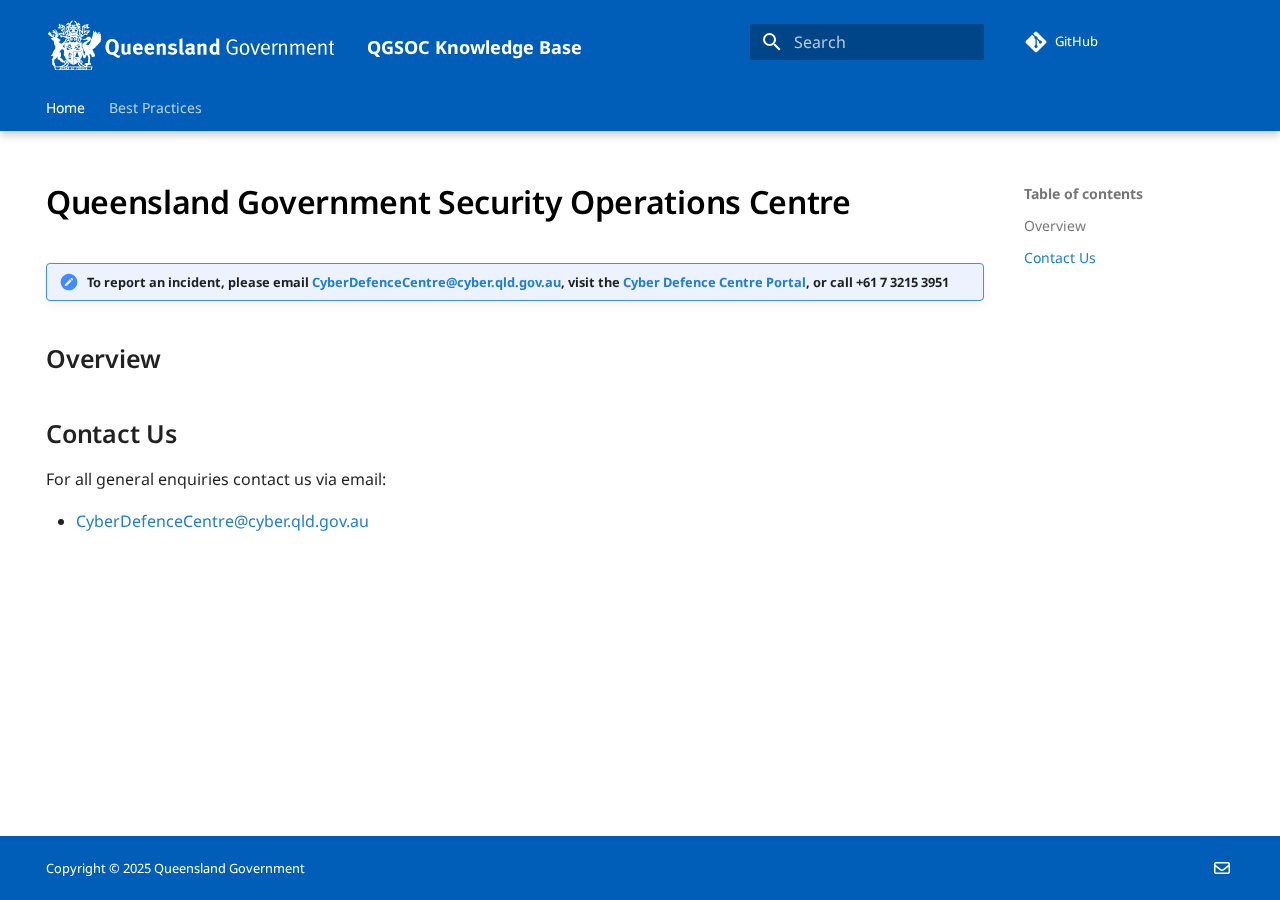
<file: index.html>
<!doctype html>
<html lang="en" class="no-js">
  <head>
    
      <meta charset="utf-8">
      <meta name="viewport" content="width=device-width,initial-scale=1">
      
        <meta name="description" content="Homepage for the Queensland Government SOC">
      
      
      
        <link rel="canonical" href="https://soc.cyber.qld.gov.au/">
      
      
      
        <link rel="next" href="best-practices/sentinel/">
      
      
      <link rel="icon" href="assets/images/favicon.png">
      <meta name="generator" content="mkdocs-1.6.1, mkdocs-material-9.6.14">
    
    
      
        <title>Queensland Government Security Operations Centre - QGSOC Knowledge Base</title>
      
    
    
      <link rel="stylesheet" href="assets/stylesheets/main.342714a4.min.css">
      
        
        <link rel="stylesheet" href="assets/stylesheets/palette.06af60db.min.css">
      
      


    
    
      
    
    
      
        
        
        <link rel="preconnect" href="https://fonts.gstatic.com" crossorigin>
        <link rel="stylesheet" href="https://fonts.googleapis.com/css?family=Noto+Sans:300,300i,400,400i,700,700i%7CRoboto+Mono:400,400i,700,700i&display=fallback">
        <style>:root{--md-text-font:"Noto Sans";--md-code-font:"Roboto Mono"}</style>
      
    
    
      <link rel="stylesheet" href="css/stylesheet.css">
    
    <script>__md_scope=new URL(".",location),__md_hash=e=>[...e].reduce(((e,_)=>(e<<5)-e+_.charCodeAt(0)),0),__md_get=(e,_=localStorage,t=__md_scope)=>JSON.parse(_.getItem(t.pathname+"."+e)),__md_set=(e,_,t=localStorage,a=__md_scope)=>{try{t.setItem(a.pathname+"."+e,JSON.stringify(_))}catch(e){}}</script>
    
      

    
    
    
  </head>
  
  
    
    
    
    
    
    <body dir="ltr" data-md-color-scheme="default" data-md-color-primary="custom" data-md-color-accent="indigo">
  
    
    <input class="md-toggle" data-md-toggle="drawer" type="checkbox" id="__drawer" autocomplete="off">
    <input class="md-toggle" data-md-toggle="search" type="checkbox" id="__search" autocomplete="off">
    <label class="md-overlay" for="__drawer"></label>
    <div data-md-component="skip">
      
        
        <a href="#queensland-government-security-operations-centre" class="md-skip">
          Skip to content
        </a>
      
    </div>
    <div data-md-component="announce">
      
    </div>
    
    
      

  

<header class="md-header md-header--shadow md-header--lifted" data-md-component="header">
  <nav class="md-header__inner md-grid" aria-label="Header">
    <a href="." title="QGSOC Knowledge Base" class="md-header__button md-logo" aria-label="QGSOC Knowledge Base" data-md-component="logo">
      
  <img src="assets/Qld-CoA-Stylised-1L-online-mono-rev.png" alt="logo">

    </a>
    <label class="md-header__button md-icon" for="__drawer">
      
      <svg xmlns="http://www.w3.org/2000/svg" viewBox="0 0 24 24"><path d="M3 6h18v2H3zm0 5h18v2H3zm0 5h18v2H3z"/></svg>
    </label>
    <div class="md-header__title" data-md-component="header-title">
      <div class="md-header__ellipsis">
        <div class="md-header__topic">
          <span class="md-ellipsis">
            QGSOC Knowledge Base
          </span>
        </div>
        <div class="md-header__topic" data-md-component="header-topic">
          <span class="md-ellipsis">
            
              Queensland Government Security Operations Centre
            
          </span>
        </div>
      </div>
    </div>
    
      
    
    
    
    
      
      
        <label class="md-header__button md-icon" for="__search">
          
          <svg xmlns="http://www.w3.org/2000/svg" viewBox="0 0 24 24"><path d="M9.5 3A6.5 6.5 0 0 1 16 9.5c0 1.61-.59 3.09-1.56 4.23l.27.27h.79l5 5-1.5 1.5-5-5v-.79l-.27-.27A6.52 6.52 0 0 1 9.5 16 6.5 6.5 0 0 1 3 9.5 6.5 6.5 0 0 1 9.5 3m0 2C7 5 5 7 5 9.5S7 14 9.5 14 14 12 14 9.5 12 5 9.5 5"/></svg>
        </label>
        <div class="md-search" data-md-component="search" role="dialog">
  <label class="md-search__overlay" for="__search"></label>
  <div class="md-search__inner" role="search">
    <form class="md-search__form" name="search">
      <input type="text" class="md-search__input" name="query" aria-label="Search" placeholder="Search" autocapitalize="off" autocorrect="off" autocomplete="off" spellcheck="false" data-md-component="search-query" required>
      <label class="md-search__icon md-icon" for="__search">
        
        <svg xmlns="http://www.w3.org/2000/svg" viewBox="0 0 24 24"><path d="M9.5 3A6.5 6.5 0 0 1 16 9.5c0 1.61-.59 3.09-1.56 4.23l.27.27h.79l5 5-1.5 1.5-5-5v-.79l-.27-.27A6.52 6.52 0 0 1 9.5 16 6.5 6.5 0 0 1 3 9.5 6.5 6.5 0 0 1 9.5 3m0 2C7 5 5 7 5 9.5S7 14 9.5 14 14 12 14 9.5 12 5 9.5 5"/></svg>
        
        <svg xmlns="http://www.w3.org/2000/svg" viewBox="0 0 24 24"><path d="M20 11v2H8l5.5 5.5-1.42 1.42L4.16 12l7.92-7.92L13.5 5.5 8 11z"/></svg>
      </label>
      <nav class="md-search__options" aria-label="Search">
        
        <button type="reset" class="md-search__icon md-icon" title="Clear" aria-label="Clear" tabindex="-1">
          
          <svg xmlns="http://www.w3.org/2000/svg" viewBox="0 0 24 24"><path d="M19 6.41 17.59 5 12 10.59 6.41 5 5 6.41 10.59 12 5 17.59 6.41 19 12 13.41 17.59 19 19 17.59 13.41 12z"/></svg>
        </button>
      </nav>
      
    </form>
    <div class="md-search__output">
      <div class="md-search__scrollwrap" tabindex="0" data-md-scrollfix>
        <div class="md-search-result" data-md-component="search-result">
          <div class="md-search-result__meta">
            Initializing search
          </div>
          <ol class="md-search-result__list" role="presentation"></ol>
        </div>
      </div>
    </div>
  </div>
</div>
      
    
    
      <div class="md-header__source">
        <a href="https://github.com/qld-gov-au/qgsoc-docs" title="Go to repository" class="md-source" data-md-component="source">
  <div class="md-source__icon md-icon">
    
    <svg xmlns="http://www.w3.org/2000/svg" viewBox="0 0 448 512"><!--! Font Awesome Free 6.7.2 by @fontawesome - https://fontawesome.com License - https://fontawesome.com/license/free (Icons: CC BY 4.0, Fonts: SIL OFL 1.1, Code: MIT License) Copyright 2024 Fonticons, Inc.--><path d="M439.55 236.05 244 40.45a28.87 28.87 0 0 0-40.81 0l-40.66 40.63 51.52 51.52c27.06-9.14 52.68 16.77 43.39 43.68l49.66 49.66c34.23-11.8 61.18 31 35.47 56.69-26.49 26.49-70.21-2.87-56-37.34L240.22 199v121.85c25.3 12.54 22.26 41.85 9.08 55a34.34 34.34 0 0 1-48.55 0c-17.57-17.6-11.07-46.91 11.25-56v-123c-20.8-8.51-24.6-30.74-18.64-45L142.57 101 8.45 235.14a28.86 28.86 0 0 0 0 40.81l195.61 195.6a28.86 28.86 0 0 0 40.8 0l194.69-194.69a28.86 28.86 0 0 0 0-40.81"/></svg>
  </div>
  <div class="md-source__repository">
    GitHub
  </div>
</a>
      </div>
    
  </nav>
  
    
      
<nav class="md-tabs" aria-label="Tabs" data-md-component="tabs">
  <div class="md-grid">
    <ul class="md-tabs__list">
      
        
  
  
  
    
  
  
    
    
      <li class="md-tabs__item md-tabs__item--active">
        <a href="." class="md-tabs__link">
          
  
  
    
  
  Home

        </a>
      </li>
    
  

      
        
  
  
  
  
    
    
      <li class="md-tabs__item">
        <a href="best-practices/sentinel/" class="md-tabs__link">
          
  
  
    
  
  Best Practices

        </a>
      </li>
    
  

      
    </ul>
  </div>
</nav>
    
  
</header>
    
    <div class="md-container" data-md-component="container">
      
      
        
      
      <main class="md-main" data-md-component="main">
        <div class="md-main__inner md-grid">
          
            
              
                
              
              <div class="md-sidebar md-sidebar--primary" data-md-component="sidebar" data-md-type="navigation" hidden>
                <div class="md-sidebar__scrollwrap">
                  <div class="md-sidebar__inner">
                    


  


<nav class="md-nav md-nav--primary md-nav--lifted" aria-label="Navigation" data-md-level="0">
  <label class="md-nav__title" for="__drawer">
    <a href="." title="QGSOC Knowledge Base" class="md-nav__button md-logo" aria-label="QGSOC Knowledge Base" data-md-component="logo">
      
  <img src="assets/Qld-CoA-Stylised-1L-online-mono-rev.png" alt="logo">

    </a>
    QGSOC Knowledge Base
  </label>
  
    <div class="md-nav__source">
      <a href="https://github.com/qld-gov-au/qgsoc-docs" title="Go to repository" class="md-source" data-md-component="source">
  <div class="md-source__icon md-icon">
    
    <svg xmlns="http://www.w3.org/2000/svg" viewBox="0 0 448 512"><!--! Font Awesome Free 6.7.2 by @fontawesome - https://fontawesome.com License - https://fontawesome.com/license/free (Icons: CC BY 4.0, Fonts: SIL OFL 1.1, Code: MIT License) Copyright 2024 Fonticons, Inc.--><path d="M439.55 236.05 244 40.45a28.87 28.87 0 0 0-40.81 0l-40.66 40.63 51.52 51.52c27.06-9.14 52.68 16.77 43.39 43.68l49.66 49.66c34.23-11.8 61.18 31 35.47 56.69-26.49 26.49-70.21-2.87-56-37.34L240.22 199v121.85c25.3 12.54 22.26 41.85 9.08 55a34.34 34.34 0 0 1-48.55 0c-17.57-17.6-11.07-46.91 11.25-56v-123c-20.8-8.51-24.6-30.74-18.64-45L142.57 101 8.45 235.14a28.86 28.86 0 0 0 0 40.81l195.61 195.6a28.86 28.86 0 0 0 40.8 0l194.69-194.69a28.86 28.86 0 0 0 0-40.81"/></svg>
  </div>
  <div class="md-source__repository">
    GitHub
  </div>
</a>
    </div>
  
  <ul class="md-nav__list" data-md-scrollfix>
    
      
      
  
  
    
  
  
  
    
    
      
        
          
        
      
    
    
    
      
        
        
      
      
        
      
    
    
    <li class="md-nav__item md-nav__item--active md-nav__item--section md-nav__item--nested">
      
        
        
        <input class="md-nav__toggle md-toggle " type="checkbox" id="__nav_1" checked>
        
          
          <div class="md-nav__link md-nav__container">
            <a href="." class="md-nav__link md-nav__link--active">
              
  
  
  <span class="md-ellipsis">
    Home
    
  </span>
  

            </a>
            
          </div>
        
        <nav class="md-nav" data-md-level="1" aria-labelledby="__nav_1_label" aria-expanded="true">
          <label class="md-nav__title" for="__nav_1">
            <span class="md-nav__icon md-icon"></span>
            Home
          </label>
          <ul class="md-nav__list" data-md-scrollfix>
            
              
            
          </ul>
        </nav>
      
    </li>
  

    
      
      
  
  
  
  
    
    
      
        
      
    
    
    
      
      
        
      
    
    
    <li class="md-nav__item md-nav__item--nested">
      
        
        
        <input class="md-nav__toggle md-toggle " type="checkbox" id="__nav_2" >
        
          
          <label class="md-nav__link" for="__nav_2" id="__nav_2_label" tabindex="0">
            
  
  
  <span class="md-ellipsis">
    Best Practices
    
  </span>
  

            <span class="md-nav__icon md-icon"></span>
          </label>
        
        <nav class="md-nav" data-md-level="1" aria-labelledby="__nav_2_label" aria-expanded="false">
          <label class="md-nav__title" for="__nav_2">
            <span class="md-nav__icon md-icon"></span>
            Best Practices
          </label>
          <ul class="md-nav__list" data-md-scrollfix>
            
              
                
  
  
  
  
    <li class="md-nav__item">
      <a href="best-practices/sentinel/" class="md-nav__link">
        
  
  
  <span class="md-ellipsis">
    Sentinel
    
  </span>
  

      </a>
    </li>
  

              
            
          </ul>
        </nav>
      
    </li>
  

    
  </ul>
</nav>
                  </div>
                </div>
              </div>
            
            
              
                
              
              <div class="md-sidebar md-sidebar--secondary" data-md-component="sidebar" data-md-type="toc" >
                <div class="md-sidebar__scrollwrap">
                  <div class="md-sidebar__inner">
                    

<nav class="md-nav md-nav--secondary" aria-label="Table of contents">
  
  
  
    
  
  
    <label class="md-nav__title" for="__toc">
      <span class="md-nav__icon md-icon"></span>
      Table of contents
    </label>
    <ul class="md-nav__list" data-md-component="toc" data-md-scrollfix>
      
        <li class="md-nav__item">
  <a href="#overview" class="md-nav__link">
    <span class="md-ellipsis">
      Overview
    </span>
  </a>
  
</li>
      
        <li class="md-nav__item">
  <a href="#contact-us" class="md-nav__link">
    <span class="md-ellipsis">
      Contact Us
    </span>
  </a>
  
</li>
      
    </ul>
  
</nav>
                  </div>
                </div>
              </div>
            
          
          
            <div class="md-content" data-md-component="content">
              <article class="md-content__inner md-typeset">
                
                  
  



  
  


<h1 id="queensland-government-security-operations-centre">Queensland Government Security Operations Centre<a class="headerlink" href="#queensland-government-security-operations-centre" title="Permanent link">&para;</a></h1>
<div class="admonition note">
<p class="admonition-title">To report an incident, please email <a href="mailto:CyberDefenceCentre@cyber.qld.gov.au">CyberDefenceCentre@cyber.qld.gov.au</a>, visit the <a href="https://cdc.cyber.qld.gov.au">Cyber Defence Centre Portal</a>, or call +61 7 3215 3951</p>
</div>
<h2 id="overview">Overview<a class="headerlink" href="#overview" title="Permanent link">&para;</a></h2>
<h2 id="contact-us">Contact Us<a class="headerlink" href="#contact-us" title="Permanent link">&para;</a></h2>
<p>For all general enquiries contact us via email:</p>
<ul>
<li><a href="mailto:CyberDefenceCentre@cyber.qld.gov.au">CyberDefenceCentre@cyber.qld.gov.au</a></li>
</ul>







  
  




  



                
              </article>
            </div>
          
          
<script>var target=document.getElementById(location.hash.slice(1));target&&target.name&&(target.checked=target.name.startsWith("__tabbed_"))</script>
        </div>
        
          <button type="button" class="md-top md-icon" data-md-component="top" hidden>
  
  <svg xmlns="http://www.w3.org/2000/svg" viewBox="0 0 24 24"><path d="M13 20h-2V8l-5.5 5.5-1.42-1.42L12 4.16l7.92 7.92-1.42 1.42L13 8z"/></svg>
  Back to top
</button>
        
      </main>
      
        <footer class="md-footer">
  
  <div class="md-footer-meta md-typeset">
    <div class="md-footer-meta__inner md-grid">
      <div class="md-copyright">
  
    <div class="md-copyright__highlight">
      Copyright &copy; 2025 Queensland Government
    </div>
  
  
</div>
      
        <div class="md-social">
  
    
    
    
    
    <a href="CyberDefenceCentre@cyber.qld.gov.au" target="_blank" rel="noopener" title="" class="md-social__link">
      <svg xmlns="http://www.w3.org/2000/svg" viewBox="0 0 512 512"><!--! Font Awesome Free 6.7.2 by @fontawesome - https://fontawesome.com License - https://fontawesome.com/license/free (Icons: CC BY 4.0, Fonts: SIL OFL 1.1, Code: MIT License) Copyright 2024 Fonticons, Inc.--><path d="M64 112c-8.8 0-16 7.2-16 16v22.1l172.5 141.6c20.7 17 50.4 17 71.1 0L464 150.1V128c0-8.8-7.2-16-16-16zM48 212.2V384c0 8.8 7.2 16 16 16h384c8.8 0 16-7.2 16-16V212.2L322 328.8c-38.4 31.5-93.7 31.5-132 0zM0 128c0-35.3 28.7-64 64-64h384c35.3 0 64 28.7 64 64v256c0 35.3-28.7 64-64 64H64c-35.3 0-64-28.7-64-64z"/></svg>
    </a>
  
</div>
      
    </div>
  </div>
</footer>
      
    </div>
    <div class="md-dialog" data-md-component="dialog">
      <div class="md-dialog__inner md-typeset"></div>
    </div>
    
    
    
      
      <script id="__config" type="application/json">{"base": ".", "features": ["navigation.tabs", "navigation.tabs.sticky", "navigation.top", "navigation.indexes", "navigation.tracking", "navigation.sections"], "search": "assets/javascripts/workers/search.d50fe291.min.js", "tags": null, "translations": {"clipboard.copied": "Copied to clipboard", "clipboard.copy": "Copy to clipboard", "search.result.more.one": "1 more on this page", "search.result.more.other": "# more on this page", "search.result.none": "No matching documents", "search.result.one": "1 matching document", "search.result.other": "# matching documents", "search.result.placeholder": "Type to start searching", "search.result.term.missing": "Missing", "select.version": "Select version"}, "version": null}</script>
    
    
      <script src="assets/javascripts/bundle.13a4f30d.min.js"></script>
      
    
  </body>
</html>
</file>
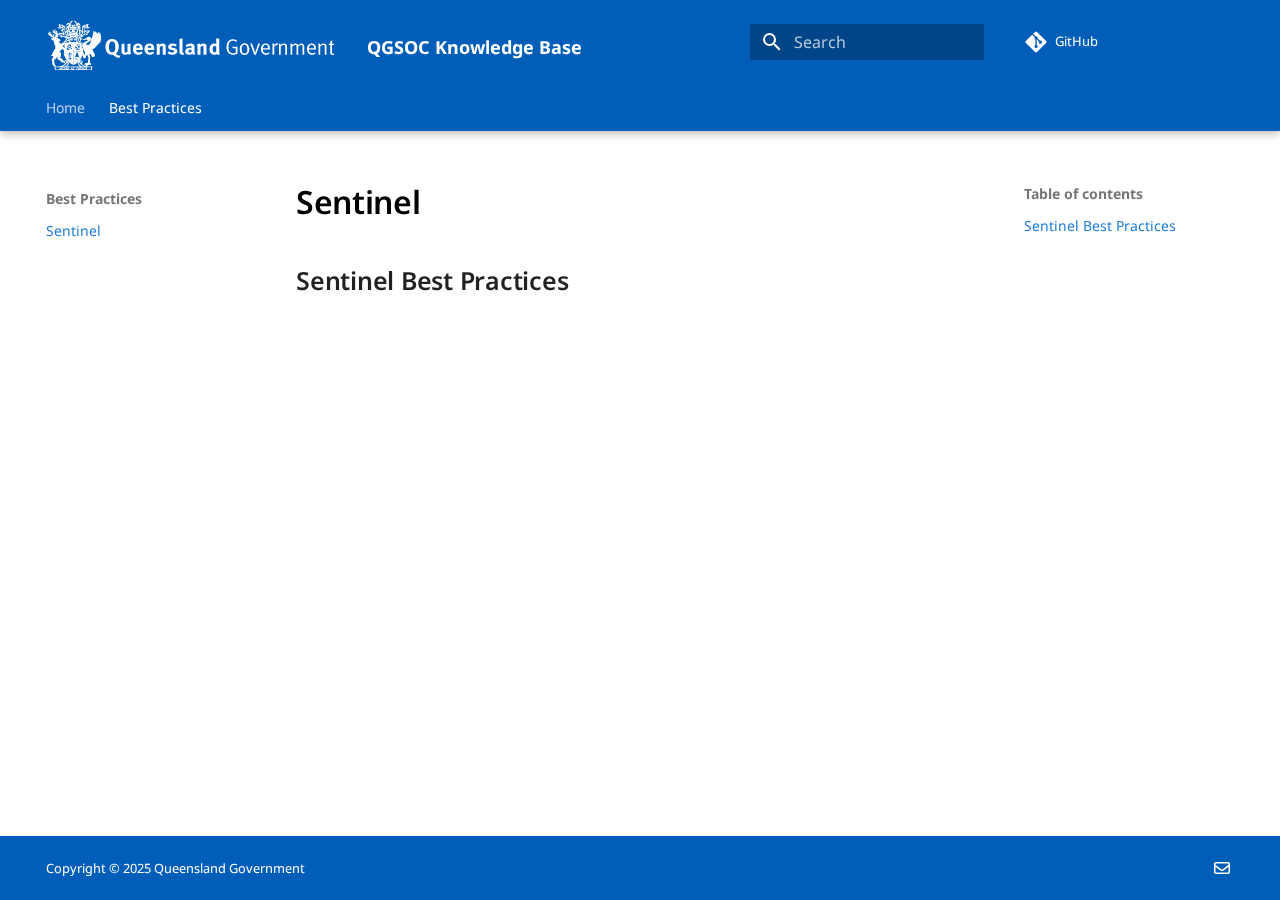
<file: best-practices/sentinel/index.html>
<!doctype html>
<html lang="en" class="no-js">
  <head>
    
      <meta charset="utf-8">
      <meta name="viewport" content="width=device-width,initial-scale=1">
      
        <meta name="description" content="Homepage for the Queensland Government SOC">
      
      
      
        <link rel="canonical" href="https://soc.cyber.qld.gov.au/best-practices/sentinel/">
      
      
        <link rel="prev" href="../..">
      
      
      
      <link rel="icon" href="../../assets/images/favicon.png">
      <meta name="generator" content="mkdocs-1.6.1, mkdocs-material-9.6.14">
    
    
      
        <title>Sentinel - QGSOC Knowledge Base</title>
      
    
    
      <link rel="stylesheet" href="../../assets/stylesheets/main.342714a4.min.css">
      
        
        <link rel="stylesheet" href="../../assets/stylesheets/palette.06af60db.min.css">
      
      


    
    
      
    
    
      
        
        
        <link rel="preconnect" href="https://fonts.gstatic.com" crossorigin>
        <link rel="stylesheet" href="https://fonts.googleapis.com/css?family=Noto+Sans:300,300i,400,400i,700,700i%7CRoboto+Mono:400,400i,700,700i&display=fallback">
        <style>:root{--md-text-font:"Noto Sans";--md-code-font:"Roboto Mono"}</style>
      
    
    
      <link rel="stylesheet" href="../../css/stylesheet.css">
    
    <script>__md_scope=new URL("../..",location),__md_hash=e=>[...e].reduce(((e,_)=>(e<<5)-e+_.charCodeAt(0)),0),__md_get=(e,_=localStorage,t=__md_scope)=>JSON.parse(_.getItem(t.pathname+"."+e)),__md_set=(e,_,t=localStorage,a=__md_scope)=>{try{t.setItem(a.pathname+"."+e,JSON.stringify(_))}catch(e){}}</script>
    
      

    
    
    
  </head>
  
  
    
    
    
    
    
    <body dir="ltr" data-md-color-scheme="default" data-md-color-primary="custom" data-md-color-accent="indigo">
  
    
    <input class="md-toggle" data-md-toggle="drawer" type="checkbox" id="__drawer" autocomplete="off">
    <input class="md-toggle" data-md-toggle="search" type="checkbox" id="__search" autocomplete="off">
    <label class="md-overlay" for="__drawer"></label>
    <div data-md-component="skip">
      
        
        <a href="#sentinel-best-practices" class="md-skip">
          Skip to content
        </a>
      
    </div>
    <div data-md-component="announce">
      
    </div>
    
    
      

  

<header class="md-header md-header--shadow md-header--lifted" data-md-component="header">
  <nav class="md-header__inner md-grid" aria-label="Header">
    <a href="../.." title="QGSOC Knowledge Base" class="md-header__button md-logo" aria-label="QGSOC Knowledge Base" data-md-component="logo">
      
  <img src="../../assets/Qld-CoA-Stylised-1L-online-mono-rev.png" alt="logo">

    </a>
    <label class="md-header__button md-icon" for="__drawer">
      
      <svg xmlns="http://www.w3.org/2000/svg" viewBox="0 0 24 24"><path d="M3 6h18v2H3zm0 5h18v2H3zm0 5h18v2H3z"/></svg>
    </label>
    <div class="md-header__title" data-md-component="header-title">
      <div class="md-header__ellipsis">
        <div class="md-header__topic">
          <span class="md-ellipsis">
            QGSOC Knowledge Base
          </span>
        </div>
        <div class="md-header__topic" data-md-component="header-topic">
          <span class="md-ellipsis">
            
              Sentinel
            
          </span>
        </div>
      </div>
    </div>
    
      
    
    
    
    
      
      
        <label class="md-header__button md-icon" for="__search">
          
          <svg xmlns="http://www.w3.org/2000/svg" viewBox="0 0 24 24"><path d="M9.5 3A6.5 6.5 0 0 1 16 9.5c0 1.61-.59 3.09-1.56 4.23l.27.27h.79l5 5-1.5 1.5-5-5v-.79l-.27-.27A6.52 6.52 0 0 1 9.5 16 6.5 6.5 0 0 1 3 9.5 6.5 6.5 0 0 1 9.5 3m0 2C7 5 5 7 5 9.5S7 14 9.5 14 14 12 14 9.5 12 5 9.5 5"/></svg>
        </label>
        <div class="md-search" data-md-component="search" role="dialog">
  <label class="md-search__overlay" for="__search"></label>
  <div class="md-search__inner" role="search">
    <form class="md-search__form" name="search">
      <input type="text" class="md-search__input" name="query" aria-label="Search" placeholder="Search" autocapitalize="off" autocorrect="off" autocomplete="off" spellcheck="false" data-md-component="search-query" required>
      <label class="md-search__icon md-icon" for="__search">
        
        <svg xmlns="http://www.w3.org/2000/svg" viewBox="0 0 24 24"><path d="M9.5 3A6.5 6.5 0 0 1 16 9.5c0 1.61-.59 3.09-1.56 4.23l.27.27h.79l5 5-1.5 1.5-5-5v-.79l-.27-.27A6.52 6.52 0 0 1 9.5 16 6.5 6.5 0 0 1 3 9.5 6.5 6.5 0 0 1 9.5 3m0 2C7 5 5 7 5 9.5S7 14 9.5 14 14 12 14 9.5 12 5 9.5 5"/></svg>
        
        <svg xmlns="http://www.w3.org/2000/svg" viewBox="0 0 24 24"><path d="M20 11v2H8l5.5 5.5-1.42 1.42L4.16 12l7.92-7.92L13.5 5.5 8 11z"/></svg>
      </label>
      <nav class="md-search__options" aria-label="Search">
        
        <button type="reset" class="md-search__icon md-icon" title="Clear" aria-label="Clear" tabindex="-1">
          
          <svg xmlns="http://www.w3.org/2000/svg" viewBox="0 0 24 24"><path d="M19 6.41 17.59 5 12 10.59 6.41 5 5 6.41 10.59 12 5 17.59 6.41 19 12 13.41 17.59 19 19 17.59 13.41 12z"/></svg>
        </button>
      </nav>
      
    </form>
    <div class="md-search__output">
      <div class="md-search__scrollwrap" tabindex="0" data-md-scrollfix>
        <div class="md-search-result" data-md-component="search-result">
          <div class="md-search-result__meta">
            Initializing search
          </div>
          <ol class="md-search-result__list" role="presentation"></ol>
        </div>
      </div>
    </div>
  </div>
</div>
      
    
    
      <div class="md-header__source">
        <a href="https://github.com/qld-gov-au/qgsoc-docs" title="Go to repository" class="md-source" data-md-component="source">
  <div class="md-source__icon md-icon">
    
    <svg xmlns="http://www.w3.org/2000/svg" viewBox="0 0 448 512"><!--! Font Awesome Free 6.7.2 by @fontawesome - https://fontawesome.com License - https://fontawesome.com/license/free (Icons: CC BY 4.0, Fonts: SIL OFL 1.1, Code: MIT License) Copyright 2024 Fonticons, Inc.--><path d="M439.55 236.05 244 40.45a28.87 28.87 0 0 0-40.81 0l-40.66 40.63 51.52 51.52c27.06-9.14 52.68 16.77 43.39 43.68l49.66 49.66c34.23-11.8 61.18 31 35.47 56.69-26.49 26.49-70.21-2.87-56-37.34L240.22 199v121.85c25.3 12.54 22.26 41.85 9.08 55a34.34 34.34 0 0 1-48.55 0c-17.57-17.6-11.07-46.91 11.25-56v-123c-20.8-8.51-24.6-30.74-18.64-45L142.57 101 8.45 235.14a28.86 28.86 0 0 0 0 40.81l195.61 195.6a28.86 28.86 0 0 0 40.8 0l194.69-194.69a28.86 28.86 0 0 0 0-40.81"/></svg>
  </div>
  <div class="md-source__repository">
    GitHub
  </div>
</a>
      </div>
    
  </nav>
  
    
      
<nav class="md-tabs" aria-label="Tabs" data-md-component="tabs">
  <div class="md-grid">
    <ul class="md-tabs__list">
      
        
  
  
  
  
    
    
      <li class="md-tabs__item">
        <a href="../.." class="md-tabs__link">
          
  
  
    
  
  Home

        </a>
      </li>
    
  

      
        
  
  
  
    
  
  
    
    
      <li class="md-tabs__item md-tabs__item--active">
        <a href="./" class="md-tabs__link">
          
  
  
    
  
  Best Practices

        </a>
      </li>
    
  

      
    </ul>
  </div>
</nav>
    
  
</header>
    
    <div class="md-container" data-md-component="container">
      
      
        
      
      <main class="md-main" data-md-component="main">
        <div class="md-main__inner md-grid">
          
            
              
              <div class="md-sidebar md-sidebar--primary" data-md-component="sidebar" data-md-type="navigation" >
                <div class="md-sidebar__scrollwrap">
                  <div class="md-sidebar__inner">
                    


  


<nav class="md-nav md-nav--primary md-nav--lifted" aria-label="Navigation" data-md-level="0">
  <label class="md-nav__title" for="__drawer">
    <a href="../.." title="QGSOC Knowledge Base" class="md-nav__button md-logo" aria-label="QGSOC Knowledge Base" data-md-component="logo">
      
  <img src="../../assets/Qld-CoA-Stylised-1L-online-mono-rev.png" alt="logo">

    </a>
    QGSOC Knowledge Base
  </label>
  
    <div class="md-nav__source">
      <a href="https://github.com/qld-gov-au/qgsoc-docs" title="Go to repository" class="md-source" data-md-component="source">
  <div class="md-source__icon md-icon">
    
    <svg xmlns="http://www.w3.org/2000/svg" viewBox="0 0 448 512"><!--! Font Awesome Free 6.7.2 by @fontawesome - https://fontawesome.com License - https://fontawesome.com/license/free (Icons: CC BY 4.0, Fonts: SIL OFL 1.1, Code: MIT License) Copyright 2024 Fonticons, Inc.--><path d="M439.55 236.05 244 40.45a28.87 28.87 0 0 0-40.81 0l-40.66 40.63 51.52 51.52c27.06-9.14 52.68 16.77 43.39 43.68l49.66 49.66c34.23-11.8 61.18 31 35.47 56.69-26.49 26.49-70.21-2.87-56-37.34L240.22 199v121.85c25.3 12.54 22.26 41.85 9.08 55a34.34 34.34 0 0 1-48.55 0c-17.57-17.6-11.07-46.91 11.25-56v-123c-20.8-8.51-24.6-30.74-18.64-45L142.57 101 8.45 235.14a28.86 28.86 0 0 0 0 40.81l195.61 195.6a28.86 28.86 0 0 0 40.8 0l194.69-194.69a28.86 28.86 0 0 0 0-40.81"/></svg>
  </div>
  <div class="md-source__repository">
    GitHub
  </div>
</a>
    </div>
  
  <ul class="md-nav__list" data-md-scrollfix>
    
      
      
  
  
  
  
    
    
      
        
          
        
      
    
    
    
      
      
        
      
    
    
    <li class="md-nav__item md-nav__item--nested">
      
        
        
        <input class="md-nav__toggle md-toggle " type="checkbox" id="__nav_1" >
        
          
          <div class="md-nav__link md-nav__container">
            <a href="../.." class="md-nav__link ">
              
  
  
  <span class="md-ellipsis">
    Home
    
  </span>
  

            </a>
            
          </div>
        
        <nav class="md-nav" data-md-level="1" aria-labelledby="__nav_1_label" aria-expanded="false">
          <label class="md-nav__title" for="__nav_1">
            <span class="md-nav__icon md-icon"></span>
            Home
          </label>
          <ul class="md-nav__list" data-md-scrollfix>
            
              
            
          </ul>
        </nav>
      
    </li>
  

    
      
      
  
  
    
  
  
  
    
    
      
        
      
    
    
    
      
        
        
      
      
        
      
    
    
    <li class="md-nav__item md-nav__item--active md-nav__item--section md-nav__item--nested">
      
        
        
        <input class="md-nav__toggle md-toggle " type="checkbox" id="__nav_2" checked>
        
          
          <label class="md-nav__link" for="__nav_2" id="__nav_2_label" tabindex="">
            
  
  
  <span class="md-ellipsis">
    Best Practices
    
  </span>
  

            <span class="md-nav__icon md-icon"></span>
          </label>
        
        <nav class="md-nav" data-md-level="1" aria-labelledby="__nav_2_label" aria-expanded="true">
          <label class="md-nav__title" for="__nav_2">
            <span class="md-nav__icon md-icon"></span>
            Best Practices
          </label>
          <ul class="md-nav__list" data-md-scrollfix>
            
              
                
  
  
    
  
  
  
    <li class="md-nav__item md-nav__item--active">
      
      <input class="md-nav__toggle md-toggle" type="checkbox" id="__toc">
      
      
      
        <label class="md-nav__link md-nav__link--active" for="__toc">
          
  
  
  <span class="md-ellipsis">
    Sentinel
    
  </span>
  

          <span class="md-nav__icon md-icon"></span>
        </label>
      
      <a href="./" class="md-nav__link md-nav__link--active">
        
  
  
  <span class="md-ellipsis">
    Sentinel
    
  </span>
  

      </a>
      
        

<nav class="md-nav md-nav--secondary" aria-label="Table of contents">
  
  
  
  
    <label class="md-nav__title" for="__toc">
      <span class="md-nav__icon md-icon"></span>
      Table of contents
    </label>
    <ul class="md-nav__list" data-md-component="toc" data-md-scrollfix>
      
        <li class="md-nav__item">
  <a href="#sentinel-best-practices" class="md-nav__link">
    <span class="md-ellipsis">
      Sentinel Best Practices
    </span>
  </a>
  
</li>
      
    </ul>
  
</nav>
      
    </li>
  

              
            
          </ul>
        </nav>
      
    </li>
  

    
  </ul>
</nav>
                  </div>
                </div>
              </div>
            
            
              
              <div class="md-sidebar md-sidebar--secondary" data-md-component="sidebar" data-md-type="toc" >
                <div class="md-sidebar__scrollwrap">
                  <div class="md-sidebar__inner">
                    

<nav class="md-nav md-nav--secondary" aria-label="Table of contents">
  
  
  
  
    <label class="md-nav__title" for="__toc">
      <span class="md-nav__icon md-icon"></span>
      Table of contents
    </label>
    <ul class="md-nav__list" data-md-component="toc" data-md-scrollfix>
      
        <li class="md-nav__item">
  <a href="#sentinel-best-practices" class="md-nav__link">
    <span class="md-ellipsis">
      Sentinel Best Practices
    </span>
  </a>
  
</li>
      
    </ul>
  
</nav>
                  </div>
                </div>
              </div>
            
          
          
            <div class="md-content" data-md-component="content">
              <article class="md-content__inner md-typeset">
                
                  


  
  


  <h1>Sentinel</h1>

<h2 id="sentinel-best-practices">Sentinel Best Practices<a class="headerlink" href="#sentinel-best-practices" title="Permanent link">&para;</a></h2>












                
              </article>
            </div>
          
          
<script>var target=document.getElementById(location.hash.slice(1));target&&target.name&&(target.checked=target.name.startsWith("__tabbed_"))</script>
        </div>
        
          <button type="button" class="md-top md-icon" data-md-component="top" hidden>
  
  <svg xmlns="http://www.w3.org/2000/svg" viewBox="0 0 24 24"><path d="M13 20h-2V8l-5.5 5.5-1.42-1.42L12 4.16l7.92 7.92-1.42 1.42L13 8z"/></svg>
  Back to top
</button>
        
      </main>
      
        <footer class="md-footer">
  
  <div class="md-footer-meta md-typeset">
    <div class="md-footer-meta__inner md-grid">
      <div class="md-copyright">
  
    <div class="md-copyright__highlight">
      Copyright &copy; 2025 Queensland Government
    </div>
  
  
</div>
      
        <div class="md-social">
  
    
    
    
    
    <a href="CyberDefenceCentre@cyber.qld.gov.au" target="_blank" rel="noopener" title="" class="md-social__link">
      <svg xmlns="http://www.w3.org/2000/svg" viewBox="0 0 512 512"><!--! Font Awesome Free 6.7.2 by @fontawesome - https://fontawesome.com License - https://fontawesome.com/license/free (Icons: CC BY 4.0, Fonts: SIL OFL 1.1, Code: MIT License) Copyright 2024 Fonticons, Inc.--><path d="M64 112c-8.8 0-16 7.2-16 16v22.1l172.5 141.6c20.7 17 50.4 17 71.1 0L464 150.1V128c0-8.8-7.2-16-16-16zM48 212.2V384c0 8.8 7.2 16 16 16h384c8.8 0 16-7.2 16-16V212.2L322 328.8c-38.4 31.5-93.7 31.5-132 0zM0 128c0-35.3 28.7-64 64-64h384c35.3 0 64 28.7 64 64v256c0 35.3-28.7 64-64 64H64c-35.3 0-64-28.7-64-64z"/></svg>
    </a>
  
</div>
      
    </div>
  </div>
</footer>
      
    </div>
    <div class="md-dialog" data-md-component="dialog">
      <div class="md-dialog__inner md-typeset"></div>
    </div>
    
    
    
      
      <script id="__config" type="application/json">{"base": "../..", "features": ["navigation.tabs", "navigation.tabs.sticky", "navigation.top", "navigation.indexes", "navigation.tracking", "navigation.sections"], "search": "../../assets/javascripts/workers/search.d50fe291.min.js", "tags": null, "translations": {"clipboard.copied": "Copied to clipboard", "clipboard.copy": "Copy to clipboard", "search.result.more.one": "1 more on this page", "search.result.more.other": "# more on this page", "search.result.none": "No matching documents", "search.result.one": "1 matching document", "search.result.other": "# matching documents", "search.result.placeholder": "Type to start searching", "search.result.term.missing": "Missing", "select.version": "Select version"}, "version": null}</script>
    
    
      <script src="../../assets/javascripts/bundle.13a4f30d.min.js"></script>
      
    
  </body>
</html>
</file>
<file: css/stylesheet.css>
:root > * {
    --md-primary-fg-color: #005EB8;
    --md-accent-fg-color: #005EB8;
    --md-footer-bg-color--dark: #005EB8; 
    --md-footer-fg-color--light: #ffffff;
    --md-typeset-a-color: #207ed6;
}

.md-typeset h1, .md-typeset h2 {
  font-weight: 600;
}

.md-typeset h1 {
  color: black;
}

.md-header__button.md-logo {
  padding: 20px 13px 13px;
  margin: 0px;
}

.md-header__button.md-logo img, .md-header__button.md-logo svg {
  height: 50px;
}

.md-ellipsis {
  padding-top: 5px;
}

.md-typeset__table th:nth-child(1n) {
  background-color: #207ed6;
  color: white
}

.md-typeset__table {
  width: 100%
}

.md-typeset__table table:not([class]) {
  display: table
}

.terminology-levels {
  font-weight: bold;
  padding: 2px 6px;
  border-radius: 4px;
  font-size: 0.85em;
  color: #fff;
}

.levels-clear {
  background-color: #fff;
  color: #000;
}

.levels-green {
  background-color: #28a745;
}

.levels-amber {
  background-color: #e67e22;
}

.levels-red {
  background-color: #e74c3c;
}
</file>
<file: assets/stylesheets/main.342714a4.min.css>
@charset "UTF-8";html{-webkit-text-size-adjust:none;-moz-text-size-adjust:none;text-size-adjust:none;box-sizing:border-box}*,:after,:before{box-sizing:inherit}@media (prefers-reduced-motion){*,:after,:before{transition:none!important}}body{margin:0}a,button,input,label{-webkit-tap-highlight-color:transparent}a{color:inherit;text-decoration:none}hr{border:0;box-sizing:initial;display:block;height:.05rem;overflow:visible;padding:0}small{font-size:80%}sub,sup{line-height:1em}img{border-style:none}table{border-collapse:initial;border-spacing:0}td,th{font-weight:400;vertical-align:top}button{background:#0000;border:0;font-family:inherit;font-size:inherit;margin:0;padding:0}input{border:0;outline:none}:root{--md-primary-fg-color:#4051b5;--md-primary-fg-color--light:#5d6cc0;--md-primary-fg-color--dark:#303fa1;--md-primary-bg-color:#fff;--md-primary-bg-color--light:#ffffffb3;--md-accent-fg-color:#526cfe;--md-accent-fg-color--transparent:#526cfe1a;--md-accent-bg-color:#fff;--md-accent-bg-color--light:#ffffffb3}[data-md-color-scheme=default]{color-scheme:light}[data-md-color-scheme=default] img[src$="#gh-dark-mode-only"],[data-md-color-scheme=default] img[src$="#only-dark"]{display:none}:root,[data-md-color-scheme=default]{--md-hue:225deg;--md-default-fg-color:#000000de;--md-default-fg-color--light:#0000008a;--md-default-fg-color--lighter:#00000052;--md-default-fg-color--lightest:#00000012;--md-default-bg-color:#fff;--md-default-bg-color--light:#ffffffb3;--md-default-bg-color--lighter:#ffffff4d;--md-default-bg-color--lightest:#ffffff1f;--md-code-fg-color:#36464e;--md-code-bg-color:#f5f5f5;--md-code-hl-color:#4287ff;--md-code-hl-color--light:#4287ff1a;--md-code-hl-number-color:#d52a2a;--md-code-hl-special-color:#db1457;--md-code-hl-function-color:#a846b9;--md-code-hl-constant-color:#6e59d9;--md-code-hl-keyword-color:#3f6ec6;--md-code-hl-string-color:#1c7d4d;--md-code-hl-name-color:var(--md-code-fg-color);--md-code-hl-operator-color:var(--md-default-fg-color--light);--md-code-hl-punctuation-color:var(--md-default-fg-color--light);--md-code-hl-comment-color:var(--md-default-fg-color--light);--md-code-hl-generic-color:var(--md-default-fg-color--light);--md-code-hl-variable-color:var(--md-default-fg-color--light);--md-typeset-color:var(--md-default-fg-color);--md-typeset-a-color:var(--md-primary-fg-color);--md-typeset-del-color:#f5503d26;--md-typeset-ins-color:#0bd57026;--md-typeset-kbd-color:#fafafa;--md-typeset-kbd-accent-color:#fff;--md-typeset-kbd-border-color:#b8b8b8;--md-typeset-mark-color:#ffff0080;--md-typeset-table-color:#0000001f;--md-typeset-table-color--light:rgba(0,0,0,.035);--md-admonition-fg-color:var(--md-default-fg-color);--md-admonition-bg-color:var(--md-default-bg-color);--md-warning-fg-color:#000000de;--md-warning-bg-color:#ff9;--md-footer-fg-color:#fff;--md-footer-fg-color--light:#ffffffb3;--md-footer-fg-color--lighter:#ffffff73;--md-footer-bg-color:#000000de;--md-footer-bg-color--dark:#00000052;--md-shadow-z1:0 0.2rem 0.5rem #0000000d,0 0 0.05rem #0000001a;--md-shadow-z2:0 0.2rem 0.5rem #0000001a,0 0 0.05rem #00000040;--md-shadow-z3:0 0.2rem 0.5rem #0003,0 0 0.05rem #00000059}.md-icon svg{fill:currentcolor;display:block;height:1.2rem;width:1.2rem}body{-webkit-font-smoothing:antialiased;-moz-osx-font-smoothing:grayscale;--md-text-font-family:var(--md-text-font,_),-apple-system,BlinkMacSystemFont,Helvetica,Arial,sans-serif;--md-code-font-family:var(--md-code-font,_),SFMono-Regular,Consolas,Menlo,monospace}aside,body,input{font-feature-settings:"kern","liga";color:var(--md-typeset-color);font-family:var(--md-text-font-family)}code,kbd,pre{font-feature-settings:"kern";font-family:var(--md-code-font-family)}:root{--md-typeset-table-sort-icon:url('data:image/svg+xml;charset=utf-8,<svg xmlns="http://www.w3.org/2000/svg" viewBox="0 0 24 24"><path d="m18 21-4-4h3V7h-3l4-4 4 4h-3v10h3M2 19v-2h10v2M2 13v-2h7v2M2 7V5h4v2z"/></svg>');--md-typeset-table-sort-icon--asc:url('data:image/svg+xml;charset=utf-8,<svg xmlns="http://www.w3.org/2000/svg" viewBox="0 0 24 24"><path d="M19 17h3l-4 4-4-4h3V3h2M2 17h10v2H2M6 5v2H2V5m0 6h7v2H2z"/></svg>');--md-typeset-table-sort-icon--desc:url('data:image/svg+xml;charset=utf-8,<svg xmlns="http://www.w3.org/2000/svg" viewBox="0 0 24 24"><path d="M19 7h3l-4-4-4 4h3v14h2M2 17h10v2H2M6 5v2H2V5m0 6h7v2H2z"/></svg>')}.md-typeset{-webkit-print-color-adjust:exact;color-adjust:exact;font-size:.8rem;line-height:1.6;overflow-wrap:break-word}@media print{.md-typeset{font-size:.68rem}}.md-typeset blockquote,.md-typeset dl,.md-typeset figure,.md-typeset ol,.md-typeset pre,.md-typeset ul{margin-bottom:1em;margin-top:1em}.md-typeset h1{color:var(--md-default-fg-color--light);font-size:2em;line-height:1.3;margin:0 0 1.25em}.md-typeset h1,.md-typeset h2{font-weight:300;letter-spacing:-.01em}.md-typeset h2{font-size:1.5625em;line-height:1.4;margin:1.6em 0 .64em}.md-typeset h3{font-size:1.25em;font-weight:400;letter-spacing:-.01em;line-height:1.5;margin:1.6em 0 .8em}.md-typeset h2+h3{margin-top:.8em}.md-typeset h4{font-weight:700;letter-spacing:-.01em;margin:1em 0}.md-typeset h5,.md-typeset h6{color:var(--md-default-fg-color--light);font-size:.8em;font-weight:700;letter-spacing:-.01em;margin:1.25em 0}.md-typeset h5{text-transform:uppercase}.md-typeset h5 code{text-transform:none}.md-typeset hr{border-bottom:.05rem solid var(--md-default-fg-color--lightest);display:flow-root;margin:1.5em 0}.md-typeset a{color:var(--md-typeset-a-color);word-break:break-word}.md-typeset a,.md-typeset a:before{transition:color 125ms}.md-typeset a:focus,.md-typeset a:hover{color:var(--md-accent-fg-color)}.md-typeset a:focus code,.md-typeset a:hover code{background-color:var(--md-accent-fg-color--transparent)}.md-typeset a code{color:currentcolor;transition:background-color 125ms}.md-typeset a.focus-visible{outline-color:var(--md-accent-fg-color);outline-offset:.2rem}.md-typeset code,.md-typeset kbd,.md-typeset pre{color:var(--md-code-fg-color);direction:ltr;font-variant-ligatures:none}@media print{.md-typeset code,.md-typeset kbd,.md-typeset pre{white-space:pre-wrap}}.md-typeset code{background-color:var(--md-code-bg-color);border-radius:.1rem;-webkit-box-decoration-break:clone;box-decoration-break:clone;font-size:.85em;padding:0 .2941176471em;word-break:break-word}.md-typeset code:not(.focus-visible){-webkit-tap-highlight-color:transparent;outline:none}.md-typeset pre{display:flow-root;line-height:1.4;position:relative}.md-typeset pre>code{-webkit-box-decoration-break:slice;box-decoration-break:slice;box-shadow:none;display:block;margin:0;outline-color:var(--md-accent-fg-color);overflow:auto;padding:.7720588235em 1.1764705882em;scrollbar-color:var(--md-default-fg-color--lighter) #0000;scrollbar-width:thin;touch-action:auto;word-break:normal}.md-typeset pre>code:hover{scrollbar-color:var(--md-accent-fg-color) #0000}.md-typeset pre>code::-webkit-scrollbar{height:.2rem;width:.2rem}.md-typeset pre>code::-webkit-scrollbar-thumb{background-color:var(--md-default-fg-color--lighter)}.md-typeset pre>code::-webkit-scrollbar-thumb:hover{background-color:var(--md-accent-fg-color)}.md-typeset kbd{background-color:var(--md-typeset-kbd-color);border-radius:.1rem;box-shadow:0 .1rem 0 .05rem var(--md-typeset-kbd-border-color),0 .1rem 0 var(--md-typeset-kbd-border-color),0 -.1rem .2rem var(--md-typeset-kbd-accent-color) inset;color:var(--md-default-fg-color);display:inline-block;font-size:.75em;padding:0 .6666666667em;vertical-align:text-top;word-break:break-word}.md-typeset mark{background-color:var(--md-typeset-mark-color);-webkit-box-decoration-break:clone;box-decoration-break:clone;color:inherit;word-break:break-word}.md-typeset abbr{border-bottom:.05rem dotted var(--md-default-fg-color--light);cursor:help;text-decoration:none}.md-typeset small{opacity:.75}[dir=ltr] .md-typeset sub,[dir=ltr] .md-typeset sup{margin-left:.078125em}[dir=rtl] .md-typeset sub,[dir=rtl] .md-typeset sup{margin-right:.078125em}[dir=ltr] .md-typeset blockquote{padding-left:.6rem}[dir=rtl] .md-typeset blockquote{padding-right:.6rem}[dir=ltr] .md-typeset blockquote{border-left:.2rem solid var(--md-default-fg-color--lighter)}[dir=rtl] .md-typeset blockquote{border-right:.2rem solid var(--md-default-fg-color--lighter)}.md-typeset blockquote{color:var(--md-default-fg-color--light);margin-left:0;margin-right:0}.md-typeset ul{list-style-type:disc}.md-typeset ul[type]{list-style-type:revert-layer}[dir=ltr] .md-typeset ol,[dir=ltr] .md-typeset ul{margin-left:.625em}[dir=rtl] .md-typeset ol,[dir=rtl] .md-typeset ul{margin-right:.625em}.md-typeset ol,.md-typeset ul{padding:0}.md-typeset ol:not([hidden]),.md-typeset ul:not([hidden]){display:flow-root}.md-typeset ol ol,.md-typeset ul ol{list-style-type:lower-alpha}.md-typeset ol ol ol,.md-typeset ul ol ol{list-style-type:lower-roman}.md-typeset ol ol ol ol,.md-typeset ul ol ol ol{list-style-type:upper-alpha}.md-typeset ol ol ol ol ol,.md-typeset ul ol ol ol ol{list-style-type:upper-roman}.md-typeset ol[type],.md-typeset ul[type]{list-style-type:revert-layer}[dir=ltr] .md-typeset ol li,[dir=ltr] .md-typeset ul li{margin-left:1.25em}[dir=rtl] .md-typeset ol li,[dir=rtl] .md-typeset ul li{margin-right:1.25em}.md-typeset ol li,.md-typeset ul li{margin-bottom:.5em}.md-typeset ol li blockquote,.md-typeset ol li p,.md-typeset ul li blockquote,.md-typeset ul li p{margin:.5em 0}.md-typeset ol li:last-child,.md-typeset ul li:last-child{margin-bottom:0}[dir=ltr] .md-typeset ol li ol,[dir=ltr] .md-typeset ol li ul,[dir=ltr] .md-typeset ul li ol,[dir=ltr] .md-typeset ul li ul{margin-left:.625em}[dir=rtl] .md-typeset ol li ol,[dir=rtl] .md-typeset ol li ul,[dir=rtl] .md-typeset ul li ol,[dir=rtl] .md-typeset ul li ul{margin-right:.625em}.md-typeset ol li ol,.md-typeset ol li ul,.md-typeset ul li ol,.md-typeset ul li ul{margin-bottom:.5em;margin-top:.5em}[dir=ltr] .md-typeset dd{margin-left:1.875em}[dir=rtl] .md-typeset dd{margin-right:1.875em}.md-typeset dd{margin-bottom:1.5em;margin-top:1em}.md-typeset img,.md-typeset svg,.md-typeset video{height:auto;max-width:100%}.md-typeset img[align=left]{margin:1em 1em 1em 0}.md-typeset img[align=right]{margin:1em 0 1em 1em}.md-typeset img[align]:only-child{margin-top:0}.md-typeset figure{display:flow-root;margin:1em auto;max-width:100%;text-align:center;width:-moz-fit-content;width:fit-content}.md-typeset figure img{display:block;margin:0 auto}.md-typeset figcaption{font-style:italic;margin:1em auto;max-width:24rem}.md-typeset iframe{max-width:100%}.md-typeset table:not([class]){background-color:var(--md-default-bg-color);border:.05rem solid var(--md-typeset-table-color);border-radius:.1rem;display:inline-block;font-size:.64rem;max-width:100%;overflow:auto;touch-action:auto}@media print{.md-typeset table:not([class]){display:table}}.md-typeset table:not([class])+*{margin-top:1.5em}.md-typeset table:not([class]) td>:first-child,.md-typeset table:not([class]) th>:first-child{margin-top:0}.md-typeset table:not([class]) td>:last-child,.md-typeset table:not([class]) th>:last-child{margin-bottom:0}.md-typeset table:not([class]) td:not([align]),.md-typeset table:not([class]) th:not([align]){text-align:left}[dir=rtl] .md-typeset table:not([class]) td:not([align]),[dir=rtl] .md-typeset table:not([class]) th:not([align]){text-align:right}.md-typeset table:not([class]) th{font-weight:700;min-width:5rem;padding:.9375em 1.25em;vertical-align:top}.md-typeset table:not([class]) td{border-top:.05rem solid var(--md-typeset-table-color);padding:.9375em 1.25em;vertical-align:top}.md-typeset table:not([class]) tbody tr{transition:background-color 125ms}.md-typeset table:not([class]) tbody tr:hover{background-color:var(--md-typeset-table-color--light);box-shadow:0 .05rem 0 var(--md-default-bg-color) inset}.md-typeset table:not([class]) a{word-break:normal}.md-typeset table th[role=columnheader]{cursor:pointer}[dir=ltr] .md-typeset table th[role=columnheader]:after{margin-left:.5em}[dir=rtl] .md-typeset table th[role=columnheader]:after{margin-right:.5em}.md-typeset table th[role=columnheader]:after{content:"";display:inline-block;height:1.2em;-webkit-mask-image:var(--md-typeset-table-sort-icon);mask-image:var(--md-typeset-table-sort-icon);-webkit-mask-repeat:no-repeat;mask-repeat:no-repeat;-webkit-mask-size:contain;mask-size:contain;transition:background-color 125ms;vertical-align:text-bottom;width:1.2em}.md-typeset table th[role=columnheader]:hover:after{background-color:var(--md-default-fg-color--lighter)}.md-typeset table th[role=columnheader][aria-sort=ascending]:after{background-color:var(--md-default-fg-color--light);-webkit-mask-image:var(--md-typeset-table-sort-icon--asc);mask-image:var(--md-typeset-table-sort-icon--asc)}.md-typeset table th[role=columnheader][aria-sort=descending]:after{background-color:var(--md-default-fg-color--light);-webkit-mask-image:var(--md-typeset-table-sort-icon--desc);mask-image:var(--md-typeset-table-sort-icon--desc)}.md-typeset__scrollwrap{margin:1em -.8rem;overflow-x:auto;touch-action:auto}.md-typeset__table{display:inline-block;margin-bottom:.5em;padding:0 .8rem}@media print{.md-typeset__table{display:block}}html .md-typeset__table table{display:table;margin:0;overflow:hidden;width:100%}@media screen and (max-width:44.984375em){.md-content__inner>pre{margin:1em -.8rem}.md-content__inner>pre code{border-radius:0}}.md-typeset .md-author{border-radius:100%;display:block;flex-shrink:0;height:1.6rem;overflow:hidden;position:relative;transition:color 125ms,transform 125ms;width:1.6rem}.md-typeset .md-author img{display:block}.md-typeset .md-author--more{background:var(--md-default-fg-color--lightest);color:var(--md-default-fg-color--lighter);font-size:.6rem;font-weight:700;line-height:1.6rem;text-align:center}.md-typeset .md-author--long{height:2.4rem;width:2.4rem}.md-typeset a.md-author{transform:scale(1)}.md-typeset a.md-author img{border-radius:100%;filter:grayscale(100%) opacity(75%);transition:filter 125ms}.md-typeset a.md-author:focus,.md-typeset a.md-author:hover{transform:scale(1.1);z-index:1}.md-typeset a.md-author:focus img,.md-typeset a.md-author:hover img{filter:grayscale(0)}.md-banner{background-color:var(--md-footer-bg-color);color:var(--md-footer-fg-color);overflow:auto}@media print{.md-banner{display:none}}.md-banner--warning{background-color:var(--md-warning-bg-color);color:var(--md-warning-fg-color)}.md-banner__inner{font-size:.7rem;margin:.6rem auto;padding:0 .8rem}[dir=ltr] .md-banner__button{float:right}[dir=rtl] .md-banner__button{float:left}.md-banner__button{color:inherit;cursor:pointer;transition:opacity .25s}.no-js .md-banner__button{display:none}.md-banner__button:hover{opacity:.7}html{font-size:125%;height:100%;overflow-x:hidden}@media screen and (min-width:100em){html{font-size:137.5%}}@media screen and (min-width:125em){html{font-size:150%}}body{background-color:var(--md-default-bg-color);display:flex;flex-direction:column;font-size:.5rem;min-height:100%;position:relative;width:100%}@media print{body{display:block}}@media screen and (max-width:59.984375em){body[data-md-scrolllock]{position:fixed}}.md-grid{margin-left:auto;margin-right:auto;max-width:61rem}.md-container{display:flex;flex-direction:column;flex-grow:1}@media print{.md-container{display:block}}.md-main{flex-grow:1}.md-main__inner{display:flex;height:100%;margin-top:1.5rem}.md-ellipsis{overflow:hidden;text-overflow:ellipsis}.md-toggle{display:none}.md-option{height:0;opacity:0;position:absolute;width:0}.md-option:checked+label:not([hidden]){display:block}.md-option.focus-visible+label{outline-color:var(--md-accent-fg-color);outline-style:auto}.md-skip{background-color:var(--md-default-fg-color);border-radius:.1rem;color:var(--md-default-bg-color);font-size:.64rem;margin:.5rem;opacity:0;outline-color:var(--md-accent-fg-color);padding:.3rem .5rem;position:fixed;transform:translateY(.4rem);z-index:-1}.md-skip:focus{opacity:1;transform:translateY(0);transition:transform .25s cubic-bezier(.4,0,.2,1),opacity 175ms 75ms;z-index:10}@page{margin:25mm}:root{--md-clipboard-icon:url('data:image/svg+xml;charset=utf-8,<svg xmlns="http://www.w3.org/2000/svg" viewBox="0 0 24 24"><path d="M19 21H8V7h11m0-2H8a2 2 0 0 0-2 2v14a2 2 0 0 0 2 2h11a2 2 0 0 0 2-2V7a2 2 0 0 0-2-2m-3-4H4a2 2 0 0 0-2 2v14h2V3h12z"/></svg>')}.md-clipboard{border-radius:.1rem;color:var(--md-default-fg-color--lightest);cursor:pointer;height:1.5em;outline-color:var(--md-accent-fg-color);outline-offset:.1rem;position:absolute;right:.5em;top:.5em;transition:color .25s;width:1.5em;z-index:1}@media print{.md-clipboard{display:none}}.md-clipboard:not(.focus-visible){-webkit-tap-highlight-color:transparent;outline:none}:hover>.md-clipboard{color:var(--md-default-fg-color--light)}.md-clipboard:focus,.md-clipboard:hover{color:var(--md-accent-fg-color)}.md-clipboard:after{background-color:currentcolor;content:"";display:block;height:1.125em;margin:0 auto;-webkit-mask-image:var(--md-clipboard-icon);mask-image:var(--md-clipboard-icon);-webkit-mask-position:center;mask-position:center;-webkit-mask-repeat:no-repeat;mask-repeat:no-repeat;-webkit-mask-size:contain;mask-size:contain;width:1.125em}.md-clipboard--inline{cursor:pointer}.md-clipboard--inline code{transition:color .25s,background-color .25s}.md-clipboard--inline:focus code,.md-clipboard--inline:hover code{background-color:var(--md-accent-fg-color--transparent);color:var(--md-accent-fg-color)}.md-typeset .md-code__content{display:grid}@keyframes consent{0%{opacity:0;transform:translateY(100%)}to{opacity:1;transform:translateY(0)}}@keyframes overlay{0%{opacity:0}to{opacity:1}}.md-consent__overlay{animation:overlay .25s both;-webkit-backdrop-filter:blur(.1rem);backdrop-filter:blur(.1rem);background-color:#0000008a;height:100%;opacity:1;position:fixed;top:0;width:100%;z-index:5}.md-consent__inner{animation:consent .5s cubic-bezier(.1,.7,.1,1) both;background-color:var(--md-default-bg-color);border:0;border-radius:.1rem;bottom:0;box-shadow:0 0 .2rem #0000001a,0 .2rem .4rem #0003;max-height:100%;overflow:auto;padding:0;position:fixed;width:100%;z-index:5}.md-consent__form{padding:.8rem}.md-consent__settings{display:none;margin:1em 0}input:checked+.md-consent__settings{display:block}.md-consent__controls{margin-bottom:.8rem}.md-typeset .md-consent__controls .md-button{display:inline}@media screen and (max-width:44.984375em){.md-typeset .md-consent__controls .md-button{display:block;margin-top:.4rem;text-align:center;width:100%}}.md-consent label{cursor:pointer}.md-content{flex-grow:1;min-width:0}.md-content__inner{margin:0 .8rem 1.2rem;padding-top:.6rem}@media screen and (min-width:76.25em){[dir=ltr] .md-sidebar--primary:not([hidden])~.md-content>.md-content__inner{margin-left:1.2rem}[dir=ltr] .md-sidebar--secondary:not([hidden])~.md-content>.md-content__inner,[dir=rtl] .md-sidebar--primary:not([hidden])~.md-content>.md-content__inner{margin-right:1.2rem}[dir=rtl] .md-sidebar--secondary:not([hidden])~.md-content>.md-content__inner{margin-left:1.2rem}}.md-content__inner:before{content:"";display:block;height:.4rem}.md-content__inner>:last-child{margin-bottom:0}[dir=ltr] .md-content__button{float:right}[dir=rtl] .md-content__button{float:left}[dir=ltr] .md-content__button{margin-left:.4rem}[dir=rtl] .md-content__button{margin-right:.4rem}.md-content__button{margin:.4rem 0;padding:0}@media print{.md-content__button{display:none}}.md-typeset .md-content__button{color:var(--md-default-fg-color--lighter)}.md-content__button svg{display:inline;vertical-align:top}[dir=rtl] .md-content__button svg{transform:scaleX(-1)}[dir=ltr] .md-dialog{right:.8rem}[dir=rtl] .md-dialog{left:.8rem}.md-dialog{background-color:var(--md-default-fg-color);border-radius:.1rem;bottom:.8rem;box-shadow:var(--md-shadow-z3);min-width:11.1rem;opacity:0;padding:.4rem .6rem;pointer-events:none;position:fixed;transform:translateY(100%);transition:transform 0ms .4s,opacity .4s;z-index:4}@media print{.md-dialog{display:none}}.md-dialog--active{opacity:1;pointer-events:auto;transform:translateY(0);transition:transform .4s cubic-bezier(.075,.85,.175,1),opacity .4s}.md-dialog__inner{color:var(--md-default-bg-color);font-size:.7rem}.md-feedback{margin:2em 0 1em;text-align:center}.md-feedback fieldset{border:none;margin:0;padding:0}.md-feedback__title{font-weight:700;margin:1em auto}.md-feedback__inner{position:relative}.md-feedback__list{display:flex;flex-wrap:wrap;place-content:baseline center;position:relative}.md-feedback__list:hover .md-icon:not(:disabled){color:var(--md-default-fg-color--lighter)}:disabled .md-feedback__list{min-height:1.8rem}.md-feedback__icon{color:var(--md-default-fg-color--light);cursor:pointer;flex-shrink:0;margin:0 .1rem;transition:color 125ms}.md-feedback__icon:not(:disabled).md-icon:hover{color:var(--md-accent-fg-color)}.md-feedback__icon:disabled{color:var(--md-default-fg-color--lightest);pointer-events:none}.md-feedback__note{opacity:0;position:relative;transform:translateY(.4rem);transition:transform .4s cubic-bezier(.1,.7,.1,1),opacity .15s}.md-feedback__note>*{margin:0 auto;max-width:16rem}:disabled .md-feedback__note{opacity:1;transform:translateY(0)}@media print{.md-feedback{display:none}}.md-footer{background-color:var(--md-footer-bg-color);color:var(--md-footer-fg-color)}@media print{.md-footer{display:none}}.md-footer__inner{justify-content:space-between;overflow:auto;padding:.2rem}.md-footer__inner:not([hidden]){display:flex}.md-footer__link{align-items:end;display:flex;flex-grow:0.01;margin-bottom:.4rem;margin-top:1rem;max-width:100%;outline-color:var(--md-accent-fg-color);overflow:hidden;transition:opacity .25s}.md-footer__link:focus,.md-footer__link:hover{opacity:.7}[dir=rtl] .md-footer__link svg{transform:scaleX(-1)}@media screen and (max-width:44.984375em){.md-footer__link--prev{flex-shrink:0}.md-footer__link--prev .md-footer__title{display:none}}[dir=ltr] .md-footer__link--next{margin-left:auto}[dir=rtl] .md-footer__link--next{margin-right:auto}.md-footer__link--next{text-align:right}[dir=rtl] .md-footer__link--next{text-align:left}.md-footer__title{flex-grow:1;font-size:.9rem;margin-bottom:.7rem;max-width:calc(100% - 2.4rem);padding:0 1rem;white-space:nowrap}.md-footer__button{margin:.2rem;padding:.4rem}.md-footer__direction{font-size:.64rem;opacity:.7}.md-footer-meta{background-color:var(--md-footer-bg-color--dark)}.md-footer-meta__inner{display:flex;flex-wrap:wrap;justify-content:space-between;padding:.2rem}html .md-footer-meta.md-typeset a{color:var(--md-footer-fg-color--light)}html .md-footer-meta.md-typeset a:focus,html .md-footer-meta.md-typeset a:hover{color:var(--md-footer-fg-color)}.md-copyright{color:var(--md-footer-fg-color--lighter);font-size:.64rem;margin:auto .6rem;padding:.4rem 0;width:100%}@media screen and (min-width:45em){.md-copyright{width:auto}}.md-copyright__highlight{color:var(--md-footer-fg-color--light)}.md-social{display:inline-flex;gap:.2rem;margin:0 .4rem;padding:.2rem 0 .6rem}@media screen and (min-width:45em){.md-social{padding:.6rem 0}}.md-social__link{display:inline-block;height:1.6rem;text-align:center;width:1.6rem}.md-social__link:before{line-height:1.9}.md-social__link svg{fill:currentcolor;max-height:.8rem;vertical-align:-25%}.md-typeset .md-button{border:.1rem solid;border-radius:.1rem;color:var(--md-primary-fg-color);cursor:pointer;display:inline-block;font-weight:700;padding:.625em 2em;transition:color 125ms,background-color 125ms,border-color 125ms}.md-typeset .md-button--primary{background-color:var(--md-primary-fg-color);border-color:var(--md-primary-fg-color);color:var(--md-primary-bg-color)}.md-typeset .md-button:focus,.md-typeset .md-button:hover{background-color:var(--md-accent-fg-color);border-color:var(--md-accent-fg-color);color:var(--md-accent-bg-color)}[dir=ltr] .md-typeset .md-input{border-top-left-radius:.1rem}[dir=ltr] .md-typeset .md-input,[dir=rtl] .md-typeset .md-input{border-top-right-radius:.1rem}[dir=rtl] .md-typeset .md-input{border-top-left-radius:.1rem}.md-typeset .md-input{border-bottom:.1rem solid var(--md-default-fg-color--lighter);box-shadow:var(--md-shadow-z1);font-size:.8rem;height:1.8rem;padding:0 .6rem;transition:border .25s,box-shadow .25s}.md-typeset .md-input:focus,.md-typeset .md-input:hover{border-bottom-color:var(--md-accent-fg-color);box-shadow:var(--md-shadow-z2)}.md-typeset .md-input--stretch{width:100%}.md-header{background-color:var(--md-primary-fg-color);box-shadow:0 0 .2rem #0000,0 .2rem .4rem #0000;color:var(--md-primary-bg-color);display:block;left:0;position:sticky;right:0;top:0;z-index:4}@media print{.md-header{display:none}}.md-header[hidden]{transform:translateY(-100%);transition:transform .25s cubic-bezier(.8,0,.6,1),box-shadow .25s}.md-header--shadow{box-shadow:0 0 .2rem #0000001a,0 .2rem .4rem #0003;transition:transform .25s cubic-bezier(.1,.7,.1,1),box-shadow .25s}.md-header__inner{align-items:center;display:flex;padding:0 .2rem}.md-header__button{color:currentcolor;cursor:pointer;margin:.2rem;outline-color:var(--md-accent-fg-color);padding:.4rem;position:relative;transition:opacity .25s;vertical-align:middle;z-index:1}.md-header__button:hover{opacity:.7}.md-header__button:not([hidden]){display:inline-block}.md-header__button:not(.focus-visible){-webkit-tap-highlight-color:transparent;outline:none}.md-header__button.md-logo{margin:.2rem;padding:.4rem}@media screen and (max-width:76.234375em){.md-header__button.md-logo{display:none}}.md-header__button.md-logo img,.md-header__button.md-logo svg{fill:currentcolor;display:block;height:1.2rem;width:auto}@media screen and (min-width:60em){.md-header__button[for=__search]{display:none}}.no-js .md-header__button[for=__search]{display:none}[dir=rtl] .md-header__button[for=__search] svg{transform:scaleX(-1)}@media screen and (min-width:76.25em){.md-header__button[for=__drawer]{display:none}}.md-header__topic{display:flex;max-width:100%;position:absolute;transition:transform .4s cubic-bezier(.1,.7,.1,1),opacity .15s;white-space:nowrap}.md-header__topic+.md-header__topic{opacity:0;pointer-events:none;transform:translateX(1.25rem);transition:transform .4s cubic-bezier(1,.7,.1,.1),opacity .15s;z-index:-1}[dir=rtl] .md-header__topic+.md-header__topic{transform:translateX(-1.25rem)}.md-header__topic:first-child{font-weight:700}[dir=ltr] .md-header__title{margin-left:1rem;margin-right:.4rem}[dir=rtl] .md-header__title{margin-left:.4rem;margin-right:1rem}.md-header__title{flex-grow:1;font-size:.9rem;height:2.4rem;line-height:2.4rem}.md-header__title--active .md-header__topic{opacity:0;pointer-events:none;transform:translateX(-1.25rem);transition:transform .4s cubic-bezier(1,.7,.1,.1),opacity .15s;z-index:-1}[dir=rtl] .md-header__title--active .md-header__topic{transform:translateX(1.25rem)}.md-header__title--active .md-header__topic+.md-header__topic{opacity:1;pointer-events:auto;transform:translateX(0);transition:transform .4s cubic-bezier(.1,.7,.1,1),opacity .15s;z-index:0}.md-header__title>.md-header__ellipsis{height:100%;position:relative;width:100%}.md-header__option{display:flex;flex-shrink:0;max-width:100%;transition:max-width 0ms .25s,opacity .25s .25s;white-space:nowrap}[data-md-toggle=search]:checked~.md-header .md-header__option{max-width:0;opacity:0;transition:max-width 0ms,opacity 0ms}.md-header__option>input{bottom:0}.md-header__source{display:none}@media screen and (min-width:60em){[dir=ltr] .md-header__source{margin-left:1rem}[dir=rtl] .md-header__source{margin-right:1rem}.md-header__source{display:block;max-width:11.7rem;width:11.7rem}}@media screen and (min-width:76.25em){[dir=ltr] .md-header__source{margin-left:1.4rem}[dir=rtl] .md-header__source{margin-right:1.4rem}}.md-meta{color:var(--md-default-fg-color--light);font-size:.7rem;line-height:1.3}.md-meta__list{display:inline-flex;flex-wrap:wrap;list-style:none;margin:0;padding:0}.md-meta__item:not(:last-child):after{content:"·";margin-left:.2rem;margin-right:.2rem}.md-meta__link{color:var(--md-typeset-a-color)}.md-meta__link:focus,.md-meta__link:hover{color:var(--md-accent-fg-color)}.md-draft{background-color:#ff1744;border-radius:.125em;color:#fff;display:inline-block;font-weight:700;padding-left:.5714285714em;padding-right:.5714285714em}:root{--md-nav-icon--prev:url('data:image/svg+xml;charset=utf-8,<svg xmlns="http://www.w3.org/2000/svg" viewBox="0 0 24 24"><path d="M20 11v2H8l5.5 5.5-1.42 1.42L4.16 12l7.92-7.92L13.5 5.5 8 11z"/></svg>');--md-nav-icon--next:url('data:image/svg+xml;charset=utf-8,<svg xmlns="http://www.w3.org/2000/svg" viewBox="0 0 24 24"><path d="M8.59 16.58 13.17 12 8.59 7.41 10 6l6 6-6 6z"/></svg>');--md-toc-icon:url('data:image/svg+xml;charset=utf-8,<svg xmlns="http://www.w3.org/2000/svg" viewBox="0 0 24 24"><path d="M3 9h14V7H3zm0 4h14v-2H3zm0 4h14v-2H3zm16 0h2v-2h-2zm0-10v2h2V7zm0 6h2v-2h-2z"/></svg>')}.md-nav{font-size:.7rem;line-height:1.3}.md-nav__title{color:var(--md-default-fg-color--light);display:block;font-weight:700;overflow:hidden;padding:0 .6rem;text-overflow:ellipsis}.md-nav__title .md-nav__button{display:none}.md-nav__title .md-nav__button img{height:100%;width:auto}.md-nav__title .md-nav__button.md-logo img,.md-nav__title .md-nav__button.md-logo svg{fill:currentcolor;display:block;height:2.4rem;max-width:100%;object-fit:contain;width:auto}.md-nav__list{list-style:none;margin:0;padding:0}.md-nav__link{align-items:flex-start;display:flex;gap:.4rem;margin-top:.625em;scroll-snap-align:start;transition:color 125ms}.md-nav__link--passed{color:var(--md-default-fg-color--light)}.md-nav__item .md-nav__link--active,.md-nav__item .md-nav__link--active code{color:var(--md-typeset-a-color)}.md-nav__link .md-ellipsis{position:relative}[dir=ltr] .md-nav__link .md-icon:last-child{margin-left:auto}[dir=rtl] .md-nav__link .md-icon:last-child{margin-right:auto}.md-nav__link svg{fill:currentcolor;flex-shrink:0;height:1.3em;position:relative}.md-nav__link[for]:focus,.md-nav__link[for]:hover,.md-nav__link[href]:focus,.md-nav__link[href]:hover{color:var(--md-accent-fg-color);cursor:pointer}.md-nav__link.focus-visible{outline-color:var(--md-accent-fg-color);outline-offset:.2rem}.md-nav--primary .md-nav__link[for=__toc]{display:none}.md-nav--primary .md-nav__link[for=__toc] .md-icon:after{background-color:currentcolor;display:block;height:100%;-webkit-mask-image:var(--md-toc-icon);mask-image:var(--md-toc-icon);width:100%}.md-nav--primary .md-nav__link[for=__toc]~.md-nav{display:none}.md-nav__container>.md-nav__link{margin-top:0}.md-nav__container>.md-nav__link:first-child{flex-grow:1;min-width:0}.md-nav__icon{flex-shrink:0}.md-nav__source{display:none}@media screen and (max-width:76.234375em){.md-nav--primary,.md-nav--primary .md-nav{background-color:var(--md-default-bg-color);display:flex;flex-direction:column;height:100%;left:0;position:absolute;right:0;top:0;z-index:1}.md-nav--primary .md-nav__item,.md-nav--primary .md-nav__title{font-size:.8rem;line-height:1.5}.md-nav--primary .md-nav__title{background-color:var(--md-default-fg-color--lightest);color:var(--md-default-fg-color--light);cursor:pointer;height:5.6rem;line-height:2.4rem;padding:3rem .8rem .2rem;position:relative;white-space:nowrap}[dir=ltr] .md-nav--primary .md-nav__title .md-nav__icon{left:.4rem}[dir=rtl] .md-nav--primary .md-nav__title .md-nav__icon{right:.4rem}.md-nav--primary .md-nav__title .md-nav__icon{display:block;height:1.2rem;margin:.2rem;position:absolute;top:.4rem;width:1.2rem}.md-nav--primary .md-nav__title .md-nav__icon:after{background-color:currentcolor;content:"";display:block;height:100%;-webkit-mask-image:var(--md-nav-icon--prev);mask-image:var(--md-nav-icon--prev);-webkit-mask-position:center;mask-position:center;-webkit-mask-repeat:no-repeat;mask-repeat:no-repeat;-webkit-mask-size:contain;mask-size:contain;width:100%}.md-nav--primary .md-nav__title~.md-nav__list{background-color:var(--md-default-bg-color);box-shadow:0 .05rem 0 var(--md-default-fg-color--lightest) inset;overflow-y:auto;scroll-snap-type:y mandatory;touch-action:pan-y}.md-nav--primary .md-nav__title~.md-nav__list>:first-child{border-top:0}.md-nav--primary .md-nav__title[for=__drawer]{background-color:var(--md-primary-fg-color);color:var(--md-primary-bg-color);font-weight:700}.md-nav--primary .md-nav__title .md-logo{display:block;left:.2rem;margin:.2rem;padding:.4rem;position:absolute;right:.2rem;top:.2rem}.md-nav--primary .md-nav__list{flex:1}.md-nav--primary .md-nav__item{border-top:.05rem solid var(--md-default-fg-color--lightest)}.md-nav--primary .md-nav__item--active>.md-nav__link{color:var(--md-typeset-a-color)}.md-nav--primary .md-nav__item--active>.md-nav__link:focus,.md-nav--primary .md-nav__item--active>.md-nav__link:hover{color:var(--md-accent-fg-color)}.md-nav--primary .md-nav__link{margin-top:0;padding:.6rem .8rem}.md-nav--primary .md-nav__link svg{margin-top:.1em}.md-nav--primary .md-nav__link>.md-nav__link{padding:0}[dir=ltr] .md-nav--primary .md-nav__link .md-nav__icon{margin-right:-.2rem}[dir=rtl] .md-nav--primary .md-nav__link .md-nav__icon{margin-left:-.2rem}.md-nav--primary .md-nav__link .md-nav__icon{font-size:1.2rem;height:1.2rem;width:1.2rem}.md-nav--primary .md-nav__link .md-nav__icon:after{background-color:currentcolor;content:"";display:block;height:100%;-webkit-mask-image:var(--md-nav-icon--next);mask-image:var(--md-nav-icon--next);-webkit-mask-position:center;mask-position:center;-webkit-mask-repeat:no-repeat;mask-repeat:no-repeat;-webkit-mask-size:contain;mask-size:contain;width:100%}[dir=rtl] .md-nav--primary .md-nav__icon:after{transform:scale(-1)}.md-nav--primary .md-nav--secondary .md-nav{background-color:initial;position:static}[dir=ltr] .md-nav--primary .md-nav--secondary .md-nav .md-nav__link{padding-left:1.4rem}[dir=rtl] .md-nav--primary .md-nav--secondary .md-nav .md-nav__link{padding-right:1.4rem}[dir=ltr] .md-nav--primary .md-nav--secondary .md-nav .md-nav .md-nav__link{padding-left:2rem}[dir=rtl] .md-nav--primary .md-nav--secondary .md-nav .md-nav .md-nav__link{padding-right:2rem}[dir=ltr] .md-nav--primary .md-nav--secondary .md-nav .md-nav .md-nav .md-nav__link{padding-left:2.6rem}[dir=rtl] .md-nav--primary .md-nav--secondary .md-nav .md-nav .md-nav .md-nav__link{padding-right:2.6rem}[dir=ltr] .md-nav--primary .md-nav--secondary .md-nav .md-nav .md-nav .md-nav .md-nav__link{padding-left:3.2rem}[dir=rtl] .md-nav--primary .md-nav--secondary .md-nav .md-nav .md-nav .md-nav .md-nav__link{padding-right:3.2rem}.md-nav--secondary{background-color:initial}.md-nav__toggle~.md-nav{display:flex;opacity:0;transform:translateX(100%);transition:transform .25s cubic-bezier(.8,0,.6,1),opacity 125ms 50ms}[dir=rtl] .md-nav__toggle~.md-nav{transform:translateX(-100%)}.md-nav__toggle:checked~.md-nav{opacity:1;transform:translateX(0);transition:transform .25s cubic-bezier(.4,0,.2,1),opacity 125ms 125ms}.md-nav__toggle:checked~.md-nav>.md-nav__list{-webkit-backface-visibility:hidden;backface-visibility:hidden}}@media screen and (max-width:59.984375em){.md-nav--primary .md-nav__link[for=__toc]{display:flex}.md-nav--primary .md-nav__link[for=__toc] .md-icon:after{content:""}.md-nav--primary .md-nav__link[for=__toc]+.md-nav__link{display:none}.md-nav--primary .md-nav__link[for=__toc]~.md-nav{display:flex}.md-nav__source{background-color:var(--md-primary-fg-color--dark);color:var(--md-primary-bg-color);display:block;padding:0 .2rem}}@media screen and (min-width:60em) and (max-width:76.234375em){.md-nav--integrated .md-nav__link[for=__toc]{display:flex}.md-nav--integrated .md-nav__link[for=__toc] .md-icon:after{content:""}.md-nav--integrated .md-nav__link[for=__toc]+.md-nav__link{display:none}.md-nav--integrated .md-nav__link[for=__toc]~.md-nav{display:flex}}@media screen and (min-width:60em){.md-nav{margin-bottom:-.4rem}.md-nav--secondary .md-nav__title{background:var(--md-default-bg-color);box-shadow:0 0 .4rem .4rem var(--md-default-bg-color);position:sticky;top:0;z-index:1}.md-nav--secondary .md-nav__title[for=__toc]{scroll-snap-align:start}.md-nav--secondary .md-nav__title .md-nav__icon{display:none}[dir=ltr] .md-nav--secondary .md-nav__list{padding-left:.6rem}[dir=rtl] .md-nav--secondary .md-nav__list{padding-right:.6rem}.md-nav--secondary .md-nav__list{padding-bottom:.4rem}[dir=ltr] .md-nav--secondary .md-nav__item>.md-nav__link{margin-right:.4rem}[dir=rtl] .md-nav--secondary .md-nav__item>.md-nav__link{margin-left:.4rem}}@media screen and (min-width:76.25em){.md-nav{margin-bottom:-.4rem;transition:max-height .25s cubic-bezier(.86,0,.07,1)}.md-nav--primary .md-nav__title{background:var(--md-default-bg-color);box-shadow:0 0 .4rem .4rem var(--md-default-bg-color);position:sticky;top:0;z-index:1}.md-nav--primary .md-nav__title[for=__drawer]{scroll-snap-align:start}.md-nav--primary .md-nav__title .md-nav__icon{display:none}[dir=ltr] .md-nav--primary .md-nav__list{padding-left:.6rem}[dir=rtl] .md-nav--primary .md-nav__list{padding-right:.6rem}.md-nav--primary .md-nav__list{padding-bottom:.4rem}[dir=ltr] .md-nav--primary .md-nav__item>.md-nav__link{margin-right:.4rem}[dir=rtl] .md-nav--primary .md-nav__item>.md-nav__link{margin-left:.4rem}.md-nav__toggle~.md-nav{display:grid;grid-template-rows:minmax(.4rem,0fr);opacity:0;transition:grid-template-rows .25s cubic-bezier(.86,0,.07,1),opacity .25s,visibility 0ms .25s;visibility:collapse}.md-nav__toggle~.md-nav>.md-nav__list{overflow:hidden}.md-nav__toggle.md-toggle--indeterminate~.md-nav,.md-nav__toggle:checked~.md-nav{grid-template-rows:minmax(.4rem,1fr);opacity:1;transition:grid-template-rows .25s cubic-bezier(.86,0,.07,1),opacity .15s .1s,visibility 0ms;visibility:visible}.md-nav__toggle.md-toggle--indeterminate~.md-nav{transition:none}.md-nav__item--nested>.md-nav>.md-nav__title{display:none}.md-nav__item--section{display:block;margin:1.25em 0}.md-nav__item--section:last-child{margin-bottom:0}.md-nav__item--section>.md-nav__link{font-weight:700}.md-nav__item--section>.md-nav__link[for]{color:var(--md-default-fg-color--light)}.md-nav__item--section>.md-nav__link:not(.md-nav__container){pointer-events:none}.md-nav__item--section>.md-nav__link .md-icon,.md-nav__item--section>.md-nav__link>[for]{display:none}[dir=ltr] .md-nav__item--section>.md-nav{margin-left:-.6rem}[dir=rtl] .md-nav__item--section>.md-nav{margin-right:-.6rem}.md-nav__item--section>.md-nav{display:block;opacity:1;visibility:visible}.md-nav__item--section>.md-nav>.md-nav__list>.md-nav__item{padding:0}.md-nav__icon{border-radius:100%;height:.9rem;transition:background-color .25s;width:.9rem}.md-nav__icon:hover{background-color:var(--md-accent-fg-color--transparent)}.md-nav__icon:after{background-color:currentcolor;border-radius:100%;content:"";display:inline-block;height:100%;-webkit-mask-image:var(--md-nav-icon--next);mask-image:var(--md-nav-icon--next);-webkit-mask-position:center;mask-position:center;-webkit-mask-repeat:no-repeat;mask-repeat:no-repeat;-webkit-mask-size:contain;mask-size:contain;transition:transform .25s;vertical-align:-.1rem;width:100%}[dir=rtl] .md-nav__icon:after{transform:rotate(180deg)}.md-nav__item--nested .md-nav__toggle:checked~.md-nav__link .md-nav__icon:after,.md-nav__item--nested .md-toggle--indeterminate~.md-nav__link .md-nav__icon:after{transform:rotate(90deg)}.md-nav--lifted>.md-nav__list>.md-nav__item,.md-nav--lifted>.md-nav__title{display:none}.md-nav--lifted>.md-nav__list>.md-nav__item--active{display:block}.md-nav--lifted>.md-nav__list>.md-nav__item--active>.md-nav__link{background:var(--md-default-bg-color);box-shadow:0 0 .4rem .4rem var(--md-default-bg-color);margin-top:0;position:sticky;top:0;z-index:1}.md-nav--lifted>.md-nav__list>.md-nav__item--active>.md-nav__link:not(.md-nav__container){pointer-events:none}.md-nav--lifted>.md-nav__list>.md-nav__item--active.md-nav__item--section{margin:0}[dir=ltr] .md-nav--lifted>.md-nav__list>.md-nav__item>.md-nav:not(.md-nav--secondary){margin-left:-.6rem}[dir=rtl] .md-nav--lifted>.md-nav__list>.md-nav__item>.md-nav:not(.md-nav--secondary){margin-right:-.6rem}.md-nav--lifted>.md-nav__list>.md-nav__item>[for]{color:var(--md-default-fg-color--light)}.md-nav--lifted .md-nav[data-md-level="1"]{grid-template-rows:minmax(.4rem,1fr);opacity:1;visibility:visible}[dir=ltr] .md-nav--integrated>.md-nav__list>.md-nav__item--active .md-nav--secondary{border-left:.05rem solid var(--md-primary-fg-color)}[dir=rtl] .md-nav--integrated>.md-nav__list>.md-nav__item--active .md-nav--secondary{border-right:.05rem solid var(--md-primary-fg-color)}.md-nav--integrated>.md-nav__list>.md-nav__item--active .md-nav--secondary{display:block;margin-bottom:1.25em;opacity:1;visibility:visible}.md-nav--integrated>.md-nav__list>.md-nav__item--active .md-nav--secondary>.md-nav__list{overflow:visible;padding-bottom:0}.md-nav--integrated>.md-nav__list>.md-nav__item--active .md-nav--secondary>.md-nav__title{display:none}}.md-pagination{font-size:.8rem;font-weight:700;gap:.4rem}.md-pagination,.md-pagination>*{align-items:center;display:flex;justify-content:center}.md-pagination>*{border-radius:.2rem;height:1.8rem;min-width:1.8rem;text-align:center}.md-pagination__current{background-color:var(--md-default-fg-color--lightest);color:var(--md-default-fg-color--light)}.md-pagination__link{transition:color 125ms,background-color 125ms}.md-pagination__link:focus,.md-pagination__link:hover{background-color:var(--md-accent-fg-color--transparent);color:var(--md-accent-fg-color)}.md-pagination__link:focus svg,.md-pagination__link:hover svg{color:var(--md-accent-fg-color)}.md-pagination__link.focus-visible{outline-color:var(--md-accent-fg-color);outline-offset:.2rem}.md-pagination__link svg{fill:currentcolor;color:var(--md-default-fg-color--lighter);display:block;max-height:100%;width:1.2rem}.md-post__back{border-bottom:.05rem solid var(--md-default-fg-color--lightest);margin-bottom:1.2rem;padding-bottom:1.2rem}@media screen and (max-width:76.234375em){.md-post__back{display:none}}[dir=rtl] .md-post__back svg{transform:scaleX(-1)}.md-post__authors{display:flex;flex-direction:column;gap:.6rem;margin:0 .6rem 1.2rem}.md-post .md-post__meta a{transition:color 125ms}.md-post .md-post__meta a:focus,.md-post .md-post__meta a:hover{color:var(--md-accent-fg-color)}.md-post__title{color:var(--md-default-fg-color--light);font-weight:700}.md-post--excerpt{margin-bottom:3.2rem}.md-post--excerpt .md-post__header{align-items:center;display:flex;gap:.6rem;min-height:1.6rem}.md-post--excerpt .md-post__authors{align-items:center;display:inline-flex;flex-direction:row;gap:.2rem;margin:0;min-height:2.4rem}[dir=ltr] .md-post--excerpt .md-post__meta .md-meta__list{margin-right:.4rem}[dir=rtl] .md-post--excerpt .md-post__meta .md-meta__list{margin-left:.4rem}.md-post--excerpt .md-post__content>:first-child{--md-scroll-margin:6rem;margin-top:0}.md-post>.md-nav--secondary{margin:1em 0}.md-profile{align-items:center;display:flex;font-size:.7rem;gap:.6rem;line-height:1.4;width:100%}.md-profile__description{flex-grow:1}.md-content--post{display:flex}@media screen and (max-width:76.234375em){.md-content--post{flex-flow:column-reverse}}.md-content--post>.md-content__inner{flex-grow:1;min-width:0}@media screen and (min-width:76.25em){[dir=ltr] .md-content--post>.md-content__inner{margin-left:1.2rem}[dir=rtl] .md-content--post>.md-content__inner{margin-right:1.2rem}}@media screen and (max-width:76.234375em){.md-sidebar.md-sidebar--post{padding:0;position:static;width:100%}.md-sidebar.md-sidebar--post .md-sidebar__scrollwrap{overflow:visible}.md-sidebar.md-sidebar--post .md-sidebar__inner{padding:0}.md-sidebar.md-sidebar--post .md-post__meta{margin-left:.6rem;margin-right:.6rem}.md-sidebar.md-sidebar--post .md-nav__item{border:none;display:inline}.md-sidebar.md-sidebar--post .md-nav__list{display:inline-flex;flex-wrap:wrap;gap:.6rem;padding-bottom:.6rem;padding-top:.6rem}.md-sidebar.md-sidebar--post .md-nav__link{padding:0}.md-sidebar.md-sidebar--post .md-nav{height:auto;margin-bottom:0;position:static}}:root{--md-progress-value:0;--md-progress-delay:400ms}.md-progress{background:var(--md-primary-bg-color);height:.075rem;opacity:min(clamp(0,var(--md-progress-value),1),clamp(0,100 - var(--md-progress-value),1));position:fixed;top:0;transform:scaleX(calc(var(--md-progress-value)*1%));transform-origin:left;transition:transform .5s cubic-bezier(.19,1,.22,1),opacity .25s var(--md-progress-delay);width:100%;z-index:4}:root{--md-search-result-icon:url('data:image/svg+xml;charset=utf-8,<svg xmlns="http://www.w3.org/2000/svg" viewBox="0 0 24 24"><path d="M14 2H6a2 2 0 0 0-2 2v16a2 2 0 0 0 2 2h7c-.41-.25-.8-.56-1.14-.9-.33-.33-.61-.7-.86-1.1H6V4h7v5h5v1.18c.71.16 1.39.43 2 .82V8zm6.31 16.9c1.33-2.11.69-4.9-1.4-6.22-2.11-1.33-4.91-.68-6.22 1.4-1.34 2.11-.69 4.89 1.4 6.22 1.46.93 3.32.93 4.79.02L22 23.39 23.39 22zm-3.81.1a2.5 2.5 0 0 1-2.5-2.5 2.5 2.5 0 0 1 2.5-2.5 2.5 2.5 0 0 1 2.5 2.5 2.5 2.5 0 0 1-2.5 2.5"/></svg>')}.md-search{position:relative}@media screen and (min-width:60em){.md-search{padding:.2rem 0}}.no-js .md-search{display:none}.md-search__overlay{opacity:0;z-index:1}@media screen and (max-width:59.984375em){[dir=ltr] .md-search__overlay{left:-2.2rem}[dir=rtl] .md-search__overlay{right:-2.2rem}.md-search__overlay{background-color:var(--md-default-bg-color);border-radius:1rem;height:2rem;overflow:hidden;pointer-events:none;position:absolute;top:-1rem;transform-origin:center;transition:transform .3s .1s,opacity .2s .2s;width:2rem}[data-md-toggle=search]:checked~.md-header .md-search__overlay{opacity:1;transition:transform .4s,opacity .1s}}@media screen and (min-width:60em){[dir=ltr] .md-search__overlay{left:0}[dir=rtl] .md-search__overlay{right:0}.md-search__overlay{background-color:#0000008a;cursor:pointer;height:0;position:fixed;top:0;transition:width 0ms .25s,height 0ms .25s,opacity .25s;width:0}[data-md-toggle=search]:checked~.md-header .md-search__overlay{height:200vh;opacity:1;transition:width 0ms,height 0ms,opacity .25s;width:100%}}@media screen and (max-width:29.984375em){[data-md-toggle=search]:checked~.md-header .md-search__overlay{transform:scale(45)}}@media screen and (min-width:30em) and (max-width:44.984375em){[data-md-toggle=search]:checked~.md-header .md-search__overlay{transform:scale(60)}}@media screen and (min-width:45em) and (max-width:59.984375em){[data-md-toggle=search]:checked~.md-header .md-search__overlay{transform:scale(75)}}.md-search__inner{-webkit-backface-visibility:hidden;backface-visibility:hidden}@media screen and (max-width:59.984375em){[dir=ltr] .md-search__inner{left:0}[dir=rtl] .md-search__inner{right:0}.md-search__inner{height:0;opacity:0;overflow:hidden;position:fixed;top:0;transform:translateX(5%);transition:width 0ms .3s,height 0ms .3s,transform .15s cubic-bezier(.4,0,.2,1) .15s,opacity .15s .15s;width:0;z-index:2}[dir=rtl] .md-search__inner{transform:translateX(-5%)}[data-md-toggle=search]:checked~.md-header .md-search__inner{height:100%;opacity:1;transform:translateX(0);transition:width 0ms 0ms,height 0ms 0ms,transform .15s cubic-bezier(.1,.7,.1,1) .15s,opacity .15s .15s;width:100%}}@media screen and (min-width:60em){[dir=ltr] .md-search__inner{float:right}[dir=rtl] .md-search__inner{float:left}.md-search__inner{padding:.1rem 0;position:relative;transition:width .25s cubic-bezier(.1,.7,.1,1);width:11.7rem}}@media screen and (min-width:60em) and (max-width:76.234375em){[data-md-toggle=search]:checked~.md-header .md-search__inner{width:23.4rem}}@media screen and (min-width:76.25em){[data-md-toggle=search]:checked~.md-header .md-search__inner{width:34.4rem}}.md-search__form{background-color:var(--md-default-bg-color);box-shadow:0 0 .6rem #0000;height:2.4rem;position:relative;transition:color .25s,background-color .25s;z-index:2}@media screen and (min-width:60em){.md-search__form{background-color:#00000042;border-radius:.1rem;height:1.8rem}.md-search__form:hover{background-color:#ffffff1f}}[data-md-toggle=search]:checked~.md-header .md-search__form{background-color:var(--md-default-bg-color);border-radius:.1rem .1rem 0 0;box-shadow:0 0 .6rem #00000012;color:var(--md-default-fg-color)}[dir=ltr] .md-search__input{padding-left:3.6rem;padding-right:2.2rem}[dir=rtl] .md-search__input{padding-left:2.2rem;padding-right:3.6rem}.md-search__input{background:#0000;font-size:.9rem;height:100%;position:relative;text-overflow:ellipsis;width:100%;z-index:2}.md-search__input::placeholder{transition:color .25s}.md-search__input::placeholder,.md-search__input~.md-search__icon{color:var(--md-default-fg-color--light)}.md-search__input::-ms-clear{display:none}@media screen and (max-width:59.984375em){.md-search__input{font-size:.9rem;height:2.4rem;width:100%}}@media screen and (min-width:60em){[dir=ltr] .md-search__input{padding-left:2.2rem}[dir=rtl] .md-search__input{padding-right:2.2rem}.md-search__input{color:inherit;font-size:.8rem}.md-search__input::placeholder{color:var(--md-primary-bg-color--light)}.md-search__input+.md-search__icon{color:var(--md-primary-bg-color)}[data-md-toggle=search]:checked~.md-header .md-search__input{text-overflow:clip}[data-md-toggle=search]:checked~.md-header .md-search__input+.md-search__icon{color:var(--md-default-fg-color--light)}[data-md-toggle=search]:checked~.md-header .md-search__input::placeholder{color:#0000}}.md-search__icon{cursor:pointer;display:inline-block;height:1.2rem;transition:color .25s,opacity .25s;width:1.2rem}.md-search__icon:hover{opacity:.7}[dir=ltr] .md-search__icon[for=__search]{left:.5rem}[dir=rtl] .md-search__icon[for=__search]{right:.5rem}.md-search__icon[for=__search]{position:absolute;top:.3rem;z-index:2}[dir=rtl] .md-search__icon[for=__search] svg{transform:scaleX(-1)}@media screen and (max-width:59.984375em){[dir=ltr] .md-search__icon[for=__search]{left:.8rem}[dir=rtl] .md-search__icon[for=__search]{right:.8rem}.md-search__icon[for=__search]{top:.6rem}.md-search__icon[for=__search] svg:first-child{display:none}}@media screen and (min-width:60em){.md-search__icon[for=__search]{pointer-events:none}.md-search__icon[for=__search] svg:last-child{display:none}}[dir=ltr] .md-search__options{right:.5rem}[dir=rtl] .md-search__options{left:.5rem}.md-search__options{pointer-events:none;position:absolute;top:.3rem;z-index:2}@media screen and (max-width:59.984375em){[dir=ltr] .md-search__options{right:.8rem}[dir=rtl] .md-search__options{left:.8rem}.md-search__options{top:.6rem}}[dir=ltr] .md-search__options>.md-icon{margin-left:.2rem}[dir=rtl] .md-search__options>.md-icon{margin-right:.2rem}.md-search__options>.md-icon{color:var(--md-default-fg-color--light);opacity:0;transform:scale(.75);transition:transform .15s cubic-bezier(.1,.7,.1,1),opacity .15s}.md-search__options>.md-icon:not(.focus-visible){-webkit-tap-highlight-color:transparent;outline:none}[data-md-toggle=search]:checked~.md-header .md-search__input:valid~.md-search__options>.md-icon{opacity:1;pointer-events:auto;transform:scale(1)}[data-md-toggle=search]:checked~.md-header .md-search__input:valid~.md-search__options>.md-icon:hover{opacity:.7}[dir=ltr] .md-search__suggest{padding-left:3.6rem;padding-right:2.2rem}[dir=rtl] .md-search__suggest{padding-left:2.2rem;padding-right:3.6rem}.md-search__suggest{align-items:center;color:var(--md-default-fg-color--lighter);display:flex;font-size:.9rem;height:100%;opacity:0;position:absolute;top:0;transition:opacity 50ms;white-space:nowrap;width:100%}@media screen and (min-width:60em){[dir=ltr] .md-search__suggest{padding-left:2.2rem}[dir=rtl] .md-search__suggest{padding-right:2.2rem}.md-search__suggest{font-size:.8rem}}[data-md-toggle=search]:checked~.md-header .md-search__suggest{opacity:1;transition:opacity .3s .1s}[dir=ltr] .md-search__output{border-bottom-left-radius:.1rem}[dir=ltr] .md-search__output,[dir=rtl] .md-search__output{border-bottom-right-radius:.1rem}[dir=rtl] .md-search__output{border-bottom-left-radius:.1rem}.md-search__output{overflow:hidden;position:absolute;width:100%;z-index:1}@media screen and (max-width:59.984375em){.md-search__output{bottom:0;top:2.4rem}}@media screen and (min-width:60em){.md-search__output{opacity:0;top:1.9rem;transition:opacity .4s}[data-md-toggle=search]:checked~.md-header .md-search__output{box-shadow:var(--md-shadow-z3);opacity:1}}.md-search__scrollwrap{-webkit-backface-visibility:hidden;backface-visibility:hidden;background-color:var(--md-default-bg-color);height:100%;overflow-y:auto;touch-action:pan-y}@media (-webkit-max-device-pixel-ratio:1),(max-resolution:1dppx){.md-search__scrollwrap{transform:translateZ(0)}}@media screen and (min-width:60em) and (max-width:76.234375em){.md-search__scrollwrap{width:23.4rem}}@media screen and (min-width:76.25em){.md-search__scrollwrap{width:34.4rem}}@media screen and (min-width:60em){.md-search__scrollwrap{max-height:0;scrollbar-color:var(--md-default-fg-color--lighter) #0000;scrollbar-width:thin}[data-md-toggle=search]:checked~.md-header .md-search__scrollwrap{max-height:75vh}.md-search__scrollwrap:hover{scrollbar-color:var(--md-accent-fg-color) #0000}.md-search__scrollwrap::-webkit-scrollbar{height:.2rem;width:.2rem}.md-search__scrollwrap::-webkit-scrollbar-thumb{background-color:var(--md-default-fg-color--lighter)}.md-search__scrollwrap::-webkit-scrollbar-thumb:hover{background-color:var(--md-accent-fg-color)}}.md-search-result{color:var(--md-default-fg-color);word-break:break-word}.md-search-result__meta{background-color:var(--md-default-fg-color--lightest);color:var(--md-default-fg-color--light);font-size:.64rem;line-height:1.8rem;padding:0 .8rem;scroll-snap-align:start}@media screen and (min-width:60em){[dir=ltr] .md-search-result__meta{padding-left:2.2rem}[dir=rtl] .md-search-result__meta{padding-right:2.2rem}}.md-search-result__list{list-style:none;margin:0;padding:0;-webkit-user-select:none;user-select:none}.md-search-result__item{box-shadow:0 -.05rem var(--md-default-fg-color--lightest)}.md-search-result__item:first-child{box-shadow:none}.md-search-result__link{display:block;outline:none;scroll-snap-align:start;transition:background-color .25s}.md-search-result__link:focus,.md-search-result__link:hover{background-color:var(--md-accent-fg-color--transparent)}.md-search-result__link:last-child p:last-child{margin-bottom:.6rem}.md-search-result__more>summary{cursor:pointer;display:block;outline:none;position:sticky;scroll-snap-align:start;top:0;z-index:1}.md-search-result__more>summary::marker{display:none}.md-search-result__more>summary::-webkit-details-marker{display:none}.md-search-result__more>summary>div{color:var(--md-typeset-a-color);font-size:.64rem;padding:.75em .8rem;transition:color .25s,background-color .25s}@media screen and (min-width:60em){[dir=ltr] .md-search-result__more>summary>div{padding-left:2.2rem}[dir=rtl] .md-search-result__more>summary>div{padding-right:2.2rem}}.md-search-result__more>summary:focus>div,.md-search-result__more>summary:hover>div{background-color:var(--md-accent-fg-color--transparent);color:var(--md-accent-fg-color)}.md-search-result__more[open]>summary{background-color:var(--md-default-bg-color)}.md-search-result__article{overflow:hidden;padding:0 .8rem;position:relative}@media screen and (min-width:60em){[dir=ltr] .md-search-result__article{padding-left:2.2rem}[dir=rtl] .md-search-result__article{padding-right:2.2rem}}[dir=ltr] .md-search-result__icon{left:0}[dir=rtl] .md-search-result__icon{right:0}.md-search-result__icon{color:var(--md-default-fg-color--light);height:1.2rem;margin:.5rem;position:absolute;width:1.2rem}@media screen and (max-width:59.984375em){.md-search-result__icon{display:none}}.md-search-result__icon:after{background-color:currentcolor;content:"";display:inline-block;height:100%;-webkit-mask-image:var(--md-search-result-icon);mask-image:var(--md-search-result-icon);-webkit-mask-position:center;mask-position:center;-webkit-mask-repeat:no-repeat;mask-repeat:no-repeat;-webkit-mask-size:contain;mask-size:contain;width:100%}[dir=rtl] .md-search-result__icon:after{transform:scaleX(-1)}.md-search-result .md-typeset{color:var(--md-default-fg-color--light);font-size:.64rem;line-height:1.6}.md-search-result .md-typeset h1{color:var(--md-default-fg-color);font-size:.8rem;font-weight:400;line-height:1.4;margin:.55rem 0}.md-search-result .md-typeset h1 mark{text-decoration:none}.md-search-result .md-typeset h2{color:var(--md-default-fg-color);font-size:.64rem;font-weight:700;line-height:1.6;margin:.5em 0}.md-search-result .md-typeset h2 mark{text-decoration:none}.md-search-result__terms{color:var(--md-default-fg-color);display:block;font-size:.64rem;font-style:italic;margin:.5em 0}.md-search-result mark{background-color:initial;color:var(--md-accent-fg-color);text-decoration:underline}.md-select{position:relative;z-index:1}.md-select__inner{background-color:var(--md-default-bg-color);border-radius:.1rem;box-shadow:var(--md-shadow-z2);color:var(--md-default-fg-color);left:50%;margin-top:.2rem;max-height:0;opacity:0;position:absolute;top:calc(100% - .2rem);transform:translate3d(-50%,.3rem,0);transition:transform .25s 375ms,opacity .25s .25s,max-height 0ms .5s}.md-select:focus-within .md-select__inner,.md-select:hover .md-select__inner{max-height:10rem;opacity:1;transform:translate3d(-50%,0,0);transition:transform .25s cubic-bezier(.1,.7,.1,1),opacity .25s,max-height 0ms}.md-select__inner:after{border-bottom:.2rem solid #0000;border-bottom-color:var(--md-default-bg-color);border-left:.2rem solid #0000;border-right:.2rem solid #0000;border-top:0;content:"";height:0;left:50%;margin-left:-.2rem;margin-top:-.2rem;position:absolute;top:0;width:0}.md-select__list{border-radius:.1rem;font-size:.8rem;list-style-type:none;margin:0;max-height:inherit;overflow:auto;padding:0}.md-select__item{line-height:1.8rem}[dir=ltr] .md-select__link{padding-left:.6rem;padding-right:1.2rem}[dir=rtl] .md-select__link{padding-left:1.2rem;padding-right:.6rem}.md-select__link{cursor:pointer;display:block;outline:none;scroll-snap-align:start;transition:background-color .25s,color .25s;width:100%}.md-select__link:focus,.md-select__link:hover{color:var(--md-accent-fg-color)}.md-select__link:focus{background-color:var(--md-default-fg-color--lightest)}.md-sidebar{align-self:flex-start;flex-shrink:0;padding:1.2rem 0;position:sticky;top:2.4rem;width:12.1rem}@media print{.md-sidebar{display:none}}@media screen and (max-width:76.234375em){[dir=ltr] .md-sidebar--primary{left:-12.1rem}[dir=rtl] .md-sidebar--primary{right:-12.1rem}.md-sidebar--primary{background-color:var(--md-default-bg-color);display:block;height:100%;position:fixed;top:0;transform:translateX(0);transition:transform .25s cubic-bezier(.4,0,.2,1),box-shadow .25s;width:12.1rem;z-index:5}[data-md-toggle=drawer]:checked~.md-container .md-sidebar--primary{box-shadow:var(--md-shadow-z3);transform:translateX(12.1rem)}[dir=rtl] [data-md-toggle=drawer]:checked~.md-container .md-sidebar--primary{transform:translateX(-12.1rem)}.md-sidebar--primary .md-sidebar__scrollwrap{bottom:0;left:0;margin:0;overflow:hidden;position:absolute;right:0;scroll-snap-type:none;top:0}}@media screen and (min-width:76.25em){.md-sidebar{height:0}.no-js .md-sidebar{height:auto}.md-header--lifted~.md-container .md-sidebar{top:4.8rem}}.md-sidebar--secondary{display:none;order:2}@media screen and (min-width:60em){.md-sidebar--secondary{height:0}.no-js .md-sidebar--secondary{height:auto}.md-sidebar--secondary:not([hidden]){display:block}.md-sidebar--secondary .md-sidebar__scrollwrap{touch-action:pan-y}}.md-sidebar__scrollwrap{-webkit-backface-visibility:hidden;backface-visibility:hidden;margin:0 .2rem;overflow-y:auto;scrollbar-color:var(--md-default-fg-color--lighter) #0000}@media screen and (min-width:60em){.md-sidebar__scrollwrap{scrollbar-gutter:stable;scrollbar-width:thin}}.md-sidebar__scrollwrap::-webkit-scrollbar{height:.2rem;width:.2rem}.md-sidebar__scrollwrap:focus-within,.md-sidebar__scrollwrap:hover{scrollbar-color:var(--md-accent-fg-color) #0000}.md-sidebar__scrollwrap:focus-within::-webkit-scrollbar-thumb,.md-sidebar__scrollwrap:hover::-webkit-scrollbar-thumb{background-color:var(--md-default-fg-color--lighter)}.md-sidebar__scrollwrap:focus-within::-webkit-scrollbar-thumb:hover,.md-sidebar__scrollwrap:hover::-webkit-scrollbar-thumb:hover{background-color:var(--md-accent-fg-color)}@supports selector(::-webkit-scrollbar){.md-sidebar__scrollwrap{scrollbar-gutter:auto}[dir=ltr] .md-sidebar__inner{padding-right:calc(100% - 11.5rem)}[dir=rtl] .md-sidebar__inner{padding-left:calc(100% - 11.5rem)}}@media screen and (max-width:76.234375em){.md-overlay{background-color:#0000008a;height:0;opacity:0;position:fixed;top:0;transition:width 0ms .25s,height 0ms .25s,opacity .25s;width:0;z-index:5}[data-md-toggle=drawer]:checked~.md-overlay{height:100%;opacity:1;transition:width 0ms,height 0ms,opacity .25s;width:100%}}@keyframes facts{0%{height:0}to{height:.65rem}}@keyframes fact{0%{opacity:0;transform:translateY(100%)}50%{opacity:0}to{opacity:1;transform:translateY(0)}}:root{--md-source-forks-icon:url('data:image/svg+xml;charset=utf-8,<svg xmlns="http://www.w3.org/2000/svg" viewBox="0 0 16 16"><path d="M5 5.372v.878c0 .414.336.75.75.75h4.5a.75.75 0 0 0 .75-.75v-.878a2.25 2.25 0 1 1 1.5 0v.878a2.25 2.25 0 0 1-2.25 2.25h-1.5v2.128a2.251 2.251 0 1 1-1.5 0V8.5h-1.5A2.25 2.25 0 0 1 3.5 6.25v-.878a2.25 2.25 0 1 1 1.5 0M5 3.25a.75.75 0 1 0-1.5 0 .75.75 0 0 0 1.5 0m6.75.75a.75.75 0 1 0 0-1.5.75.75 0 0 0 0 1.5m-3 8.75a.75.75 0 1 0-1.5 0 .75.75 0 0 0 1.5 0"/></svg>');--md-source-repositories-icon:url('data:image/svg+xml;charset=utf-8,<svg xmlns="http://www.w3.org/2000/svg" viewBox="0 0 16 16"><path d="M2 2.5A2.5 2.5 0 0 1 4.5 0h8.75a.75.75 0 0 1 .75.75v12.5a.75.75 0 0 1-.75.75h-2.5a.75.75 0 0 1 0-1.5h1.75v-2h-8a1 1 0 0 0-.714 1.7.75.75 0 1 1-1.072 1.05A2.5 2.5 0 0 1 2 11.5Zm10.5-1h-8a1 1 0 0 0-1 1v6.708A2.5 2.5 0 0 1 4.5 9h8ZM5 12.25a.25.25 0 0 1 .25-.25h3.5a.25.25 0 0 1 .25.25v3.25a.25.25 0 0 1-.4.2l-1.45-1.087a.25.25 0 0 0-.3 0L5.4 15.7a.25.25 0 0 1-.4-.2Z"/></svg>');--md-source-stars-icon:url('data:image/svg+xml;charset=utf-8,<svg xmlns="http://www.w3.org/2000/svg" viewBox="0 0 16 16"><path d="M8 .25a.75.75 0 0 1 .673.418l1.882 3.815 4.21.612a.75.75 0 0 1 .416 1.279l-3.046 2.97.719 4.192a.751.751 0 0 1-1.088.791L8 12.347l-3.766 1.98a.75.75 0 0 1-1.088-.79l.72-4.194L.818 6.374a.75.75 0 0 1 .416-1.28l4.21-.611L7.327.668A.75.75 0 0 1 8 .25m0 2.445L6.615 5.5a.75.75 0 0 1-.564.41l-3.097.45 2.24 2.184a.75.75 0 0 1 .216.664l-.528 3.084 2.769-1.456a.75.75 0 0 1 .698 0l2.77 1.456-.53-3.084a.75.75 0 0 1 .216-.664l2.24-2.183-3.096-.45a.75.75 0 0 1-.564-.41z"/></svg>');--md-source-version-icon:url('data:image/svg+xml;charset=utf-8,<svg xmlns="http://www.w3.org/2000/svg" viewBox="0 0 16 16"><path d="M1 7.775V2.75C1 1.784 1.784 1 2.75 1h5.025c.464 0 .91.184 1.238.513l6.25 6.25a1.75 1.75 0 0 1 0 2.474l-5.026 5.026a1.75 1.75 0 0 1-2.474 0l-6.25-6.25A1.75 1.75 0 0 1 1 7.775m1.5 0c0 .066.026.13.073.177l6.25 6.25a.25.25 0 0 0 .354 0l5.025-5.025a.25.25 0 0 0 0-.354l-6.25-6.25a.25.25 0 0 0-.177-.073H2.75a.25.25 0 0 0-.25.25ZM6 5a1 1 0 1 1 0 2 1 1 0 0 1 0-2"/></svg>')}.md-source{-webkit-backface-visibility:hidden;backface-visibility:hidden;display:block;font-size:.65rem;line-height:1.2;outline-color:var(--md-accent-fg-color);transition:opacity .25s;white-space:nowrap}.md-source:hover{opacity:.7}.md-source__icon{display:inline-block;height:2.4rem;vertical-align:middle;width:2rem}[dir=ltr] .md-source__icon svg{margin-left:.6rem}[dir=rtl] .md-source__icon svg{margin-right:.6rem}.md-source__icon svg{margin-top:.6rem}[dir=ltr] .md-source__icon+.md-source__repository{padding-left:2rem}[dir=rtl] .md-source__icon+.md-source__repository{padding-right:2rem}[dir=ltr] .md-source__icon+.md-source__repository{margin-left:-2rem}[dir=rtl] .md-source__icon+.md-source__repository{margin-right:-2rem}[dir=ltr] .md-source__repository{margin-left:.6rem}[dir=rtl] .md-source__repository{margin-right:.6rem}.md-source__repository{display:inline-block;max-width:calc(100% - 1.2rem);overflow:hidden;text-overflow:ellipsis;vertical-align:middle}.md-source__facts{display:flex;font-size:.55rem;gap:.4rem;list-style-type:none;margin:.1rem 0 0;opacity:.75;overflow:hidden;padding:0;width:100%}.md-source__repository--active .md-source__facts{animation:facts .25s ease-in}.md-source__fact{overflow:hidden;text-overflow:ellipsis}.md-source__repository--active .md-source__fact{animation:fact .4s ease-out}[dir=ltr] .md-source__fact:before{margin-right:.1rem}[dir=rtl] .md-source__fact:before{margin-left:.1rem}.md-source__fact:before{background-color:currentcolor;content:"";display:inline-block;height:.6rem;-webkit-mask-position:center;mask-position:center;-webkit-mask-repeat:no-repeat;mask-repeat:no-repeat;-webkit-mask-size:contain;mask-size:contain;vertical-align:text-top;width:.6rem}.md-source__fact:nth-child(1n+2){flex-shrink:0}.md-source__fact--version:before{-webkit-mask-image:var(--md-source-version-icon);mask-image:var(--md-source-version-icon)}.md-source__fact--stars:before{-webkit-mask-image:var(--md-source-stars-icon);mask-image:var(--md-source-stars-icon)}.md-source__fact--forks:before{-webkit-mask-image:var(--md-source-forks-icon);mask-image:var(--md-source-forks-icon)}.md-source__fact--repositories:before{-webkit-mask-image:var(--md-source-repositories-icon);mask-image:var(--md-source-repositories-icon)}.md-source-file{margin:1em 0}[dir=ltr] .md-source-file__fact{margin-right:.6rem}[dir=rtl] .md-source-file__fact{margin-left:.6rem}.md-source-file__fact{align-items:center;color:var(--md-default-fg-color--light);display:inline-flex;font-size:.68rem;gap:.3rem}.md-source-file__fact .md-icon{flex-shrink:0;margin-bottom:.05rem}[dir=ltr] .md-source-file__fact .md-author{float:left}[dir=rtl] .md-source-file__fact .md-author{float:right}.md-source-file__fact .md-author{margin-right:.2rem}.md-source-file__fact svg{width:.9rem}:root{--md-status:url('data:image/svg+xml;charset=utf-8,<svg xmlns="http://www.w3.org/2000/svg" viewBox="0 0 24 24"><path d="M11 9h2V7h-2m1 13c-4.41 0-8-3.59-8-8s3.59-8 8-8 8 3.59 8 8-3.59 8-8 8m0-18A10 10 0 0 0 2 12a10 10 0 0 0 10 10 10 10 0 0 0 10-10A10 10 0 0 0 12 2m-1 15h2v-6h-2z"/></svg>');--md-status--new:url('data:image/svg+xml;charset=utf-8,<svg xmlns="http://www.w3.org/2000/svg" viewBox="0 0 24 24"><path d="m23 12-2.44-2.78.34-3.68-3.61-.82-1.89-3.18L12 3 8.6 1.54 6.71 4.72l-3.61.81.34 3.68L1 12l2.44 2.78-.34 3.69 3.61.82 1.89 3.18L12 21l3.4 1.46 1.89-3.18 3.61-.82-.34-3.68zm-10 5h-2v-2h2zm0-4h-2V7h2z"/></svg>');--md-status--deprecated:url('data:image/svg+xml;charset=utf-8,<svg xmlns="http://www.w3.org/2000/svg" viewBox="0 0 24 24"><path d="M9 3v1H4v2h1v13a2 2 0 0 0 2 2h10a2 2 0 0 0 2-2V6h1V4h-5V3zm0 5h2v9H9zm4 0h2v9h-2z"/></svg>');--md-status--encrypted:url('data:image/svg+xml;charset=utf-8,<svg xmlns="http://www.w3.org/2000/svg" viewBox="0 0 24 24"><path d="M12 1 3 5v6c0 5.55 3.84 10.74 9 12 5.16-1.26 9-6.45 9-12V5zm0 6c1.4 0 2.8 1.1 2.8 2.5V11c.6 0 1.2.6 1.2 1.3v3.5c0 .6-.6 1.2-1.3 1.2H9.2c-.6 0-1.2-.6-1.2-1.3v-3.5c0-.6.6-1.2 1.2-1.2V9.5C9.2 8.1 10.6 7 12 7m0 1.2c-.8 0-1.5.5-1.5 1.3V11h3V9.5c0-.8-.7-1.3-1.5-1.3"/></svg>')}.md-status:after{background-color:var(--md-default-fg-color--light);content:"";display:inline-block;height:1.125em;-webkit-mask-image:var(--md-status);mask-image:var(--md-status);-webkit-mask-position:center;mask-position:center;-webkit-mask-repeat:no-repeat;mask-repeat:no-repeat;-webkit-mask-size:contain;mask-size:contain;vertical-align:text-bottom;width:1.125em}.md-status:hover:after{background-color:currentcolor}.md-status--new:after{-webkit-mask-image:var(--md-status--new);mask-image:var(--md-status--new)}.md-status--deprecated:after{-webkit-mask-image:var(--md-status--deprecated);mask-image:var(--md-status--deprecated)}.md-status--encrypted:after{-webkit-mask-image:var(--md-status--encrypted);mask-image:var(--md-status--encrypted)}.md-tabs{background-color:var(--md-primary-fg-color);color:var(--md-primary-bg-color);display:block;line-height:1.3;overflow:auto;width:100%;z-index:3}@media print{.md-tabs{display:none}}@media screen and (max-width:76.234375em){.md-tabs{display:none}}.md-tabs[hidden]{pointer-events:none}[dir=ltr] .md-tabs__list{margin-left:.2rem}[dir=rtl] .md-tabs__list{margin-right:.2rem}.md-tabs__list{contain:content;display:flex;list-style:none;margin:0;overflow:auto;padding:0;scrollbar-width:none;white-space:nowrap}.md-tabs__list::-webkit-scrollbar{display:none}.md-tabs__item{height:2.4rem;padding-left:.6rem;padding-right:.6rem}.md-tabs__item--active .md-tabs__link{color:inherit;opacity:1}.md-tabs__link{-webkit-backface-visibility:hidden;backface-visibility:hidden;display:flex;font-size:.7rem;margin-top:.8rem;opacity:.7;outline-color:var(--md-accent-fg-color);outline-offset:.2rem;transition:transform .4s cubic-bezier(.1,.7,.1,1),opacity .25s}.md-tabs__link:focus,.md-tabs__link:hover{color:inherit;opacity:1}[dir=ltr] .md-tabs__link svg{margin-right:.4rem}[dir=rtl] .md-tabs__link svg{margin-left:.4rem}.md-tabs__link svg{fill:currentcolor;height:1.3em}.md-tabs__item:nth-child(2) .md-tabs__link{transition-delay:20ms}.md-tabs__item:nth-child(3) .md-tabs__link{transition-delay:40ms}.md-tabs__item:nth-child(4) .md-tabs__link{transition-delay:60ms}.md-tabs__item:nth-child(5) .md-tabs__link{transition-delay:80ms}.md-tabs__item:nth-child(6) .md-tabs__link{transition-delay:.1s}.md-tabs__item:nth-child(7) .md-tabs__link{transition-delay:.12s}.md-tabs__item:nth-child(8) .md-tabs__link{transition-delay:.14s}.md-tabs__item:nth-child(9) .md-tabs__link{transition-delay:.16s}.md-tabs__item:nth-child(10) .md-tabs__link{transition-delay:.18s}.md-tabs__item:nth-child(11) .md-tabs__link{transition-delay:.2s}.md-tabs__item:nth-child(12) .md-tabs__link{transition-delay:.22s}.md-tabs__item:nth-child(13) .md-tabs__link{transition-delay:.24s}.md-tabs__item:nth-child(14) .md-tabs__link{transition-delay:.26s}.md-tabs__item:nth-child(15) .md-tabs__link{transition-delay:.28s}.md-tabs__item:nth-child(16) .md-tabs__link{transition-delay:.3s}.md-tabs[hidden] .md-tabs__link{opacity:0;transform:translateY(50%);transition:transform 0ms .1s,opacity .1s}:root{--md-tag-icon:url('data:image/svg+xml;charset=utf-8,<svg xmlns="http://www.w3.org/2000/svg" viewBox="0 0 24 24"><path d="m5.41 21 .71-4h-4l.35-2h4l1.06-6h-4l.35-2h4l.71-4h2l-.71 4h6l.71-4h2l-.71 4h4l-.35 2h-4l-1.06 6h4l-.35 2h-4l-.71 4h-2l.71-4h-6l-.71 4zM9.53 9l-1.06 6h6l1.06-6z"/></svg>')}.md-typeset .md-tags:not([hidden]){display:inline-flex;flex-wrap:wrap;gap:.5em;margin-bottom:.75em;margin-top:-.125em}.md-typeset .md-tag{align-items:center;background:var(--md-default-fg-color--lightest);border-radius:2.4rem;display:inline-flex;font-size:.64rem;font-size:min(.8em,.64rem);font-weight:700;gap:.5em;letter-spacing:normal;line-height:1.6;padding:.3125em .78125em}.md-typeset .md-tag[href]{-webkit-tap-highlight-color:transparent;color:inherit;outline:none;transition:color 125ms,background-color 125ms}.md-typeset .md-tag[href]:focus,.md-typeset .md-tag[href]:hover{background-color:var(--md-accent-fg-color);color:var(--md-accent-bg-color)}[id]>.md-typeset .md-tag{vertical-align:text-top}.md-typeset .md-tag-icon:before{background-color:var(--md-default-fg-color--lighter);content:"";display:inline-block;height:1.2em;-webkit-mask-image:var(--md-tag-icon);mask-image:var(--md-tag-icon);-webkit-mask-position:center;mask-position:center;-webkit-mask-repeat:no-repeat;mask-repeat:no-repeat;-webkit-mask-size:contain;mask-size:contain;transition:background-color 125ms;vertical-align:text-bottom;width:1.2em}.md-typeset .md-tag-icon[href]:focus:before,.md-typeset .md-tag-icon[href]:hover:before{background-color:var(--md-accent-bg-color)}@keyframes pulse{0%{transform:scale(.95)}75%{transform:scale(1)}to{transform:scale(.95)}}:root{--md-annotation-bg-icon:url('data:image/svg+xml;charset=utf-8,<svg xmlns="http://www.w3.org/2000/svg" viewBox="0 0 24 24"><path d="M12 2A10 10 0 0 0 2 12a10 10 0 0 0 10 10 10 10 0 0 0 10-10A10 10 0 0 0 12 2"/></svg>');--md-annotation-icon:url('data:image/svg+xml;charset=utf-8,<svg xmlns="http://www.w3.org/2000/svg" viewBox="0 0 24 24"><path d="M17 13h-4v4h-2v-4H7v-2h4V7h2v4h4m-5-9A10 10 0 0 0 2 12a10 10 0 0 0 10 10 10 10 0 0 0 10-10A10 10 0 0 0 12 2"/></svg>')}.md-tooltip{-webkit-backface-visibility:hidden;backface-visibility:hidden;background-color:var(--md-default-bg-color);border-radius:.1rem;box-shadow:var(--md-shadow-z2);color:var(--md-default-fg-color);font-family:var(--md-text-font-family);left:clamp(var(--md-tooltip-0,0rem) + .8rem,var(--md-tooltip-x),100vw + var(--md-tooltip-0,0rem) + .8rem - var(--md-tooltip-width) - 2 * .8rem);max-width:calc(100vw - 1.6rem);opacity:0;position:absolute;top:var(--md-tooltip-y);transform:translateY(-.4rem);transition:transform 0ms .25s,opacity .25s,z-index .25s;width:var(--md-tooltip-width);z-index:0}.md-tooltip--active{opacity:1;transform:translateY(0);transition:transform .25s cubic-bezier(.1,.7,.1,1),opacity .25s,z-index 0ms;z-index:2}.md-tooltip--inline{font-weight:700;-webkit-user-select:none;user-select:none;width:auto}.md-tooltip--inline:not(.md-tooltip--active){transform:translateY(.2rem) scale(.9)}.md-tooltip--inline .md-tooltip__inner{font-size:.5rem;padding:.2rem .4rem}[hidden]+.md-tooltip--inline{display:none}.focus-visible>.md-tooltip,.md-tooltip:target{outline:var(--md-accent-fg-color) auto}.md-tooltip__inner{font-size:.64rem;padding:.8rem}.md-tooltip__inner.md-typeset>:first-child{margin-top:0}.md-tooltip__inner.md-typeset>:last-child{margin-bottom:0}.md-annotation{font-style:normal;font-weight:400;outline:none;text-align:initial;vertical-align:text-bottom;white-space:normal}[dir=rtl] .md-annotation{direction:rtl}code .md-annotation{font-family:var(--md-code-font-family);font-size:inherit}.md-annotation:not([hidden]){display:inline-block;line-height:1.25}.md-annotation__index{border-radius:.01px;cursor:pointer;display:inline-block;margin-left:.4ch;margin-right:.4ch;outline:none;overflow:hidden;position:relative;-webkit-user-select:none;user-select:none;vertical-align:text-top;z-index:0}.md-annotation .md-annotation__index{transition:z-index .25s}@media screen{.md-annotation__index{width:2.2ch}[data-md-visible]>.md-annotation__index{animation:pulse 2s infinite}.md-annotation__index:before{background:var(--md-default-bg-color);-webkit-mask-image:var(--md-annotation-bg-icon);mask-image:var(--md-annotation-bg-icon)}.md-annotation__index:after,.md-annotation__index:before{content:"";height:2.2ch;-webkit-mask-position:center;mask-position:center;-webkit-mask-repeat:no-repeat;mask-repeat:no-repeat;-webkit-mask-size:contain;mask-size:contain;position:absolute;top:-.1ch;width:2.2ch;z-index:-1}.md-annotation__index:after{background-color:var(--md-default-fg-color--lighter);-webkit-mask-image:var(--md-annotation-icon);mask-image:var(--md-annotation-icon);transform:scale(1.0001);transition:background-color .25s,transform .25s}.md-tooltip--active+.md-annotation__index:after{transform:rotate(45deg)}.md-tooltip--active+.md-annotation__index:after,:hover>.md-annotation__index:after{background-color:var(--md-accent-fg-color)}}.md-tooltip--active+.md-annotation__index{animation-play-state:paused;transition-duration:0ms;z-index:2}.md-annotation__index [data-md-annotation-id]{display:inline-block}@media print{.md-annotation__index [data-md-annotation-id]{background:var(--md-default-fg-color--lighter);border-radius:2ch;color:var(--md-default-bg-color);font-weight:700;padding:0 .6ch;white-space:nowrap}.md-annotation__index [data-md-annotation-id]:after{content:attr(data-md-annotation-id)}}.md-typeset .md-annotation-list{counter-reset:annotation;list-style:none!important}.md-typeset .md-annotation-list li{position:relative}[dir=ltr] .md-typeset .md-annotation-list li:before{left:-2.125em}[dir=rtl] .md-typeset .md-annotation-list li:before{right:-2.125em}.md-typeset .md-annotation-list li:before{background:var(--md-default-fg-color--lighter);border-radius:2ch;color:var(--md-default-bg-color);content:counter(annotation);counter-increment:annotation;font-size:.8875em;font-weight:700;height:2ch;line-height:1.25;min-width:2ch;padding:0 .6ch;position:absolute;text-align:center;top:.25em}:root{--md-tooltip-width:20rem;--md-tooltip-tail:0.3rem}.md-tooltip2{-webkit-backface-visibility:hidden;backface-visibility:hidden;color:var(--md-default-fg-color);font-family:var(--md-text-font-family);opacity:0;pointer-events:none;position:absolute;top:calc(var(--md-tooltip-host-y) + var(--md-tooltip-y));transform:translateY(-.4rem);transform-origin:calc(var(--md-tooltip-host-x) + var(--md-tooltip-x)) 0;transition:transform 0ms .25s,opacity .25s,z-index .25s;width:100%;z-index:0}.md-tooltip2:before{border-left:var(--md-tooltip-tail) solid #0000;border-right:var(--md-tooltip-tail) solid #0000;content:"";display:block;left:clamp(1.5 * .8rem,var(--md-tooltip-host-x) + var(--md-tooltip-x) - var(--md-tooltip-tail),100vw - 2 * var(--md-tooltip-tail) - 1.5 * .8rem);position:absolute;z-index:1}.md-tooltip2--top:before{border-top:var(--md-tooltip-tail) solid var(--md-default-bg-color);bottom:calc(var(--md-tooltip-tail)*-1 + .025rem);filter:drop-shadow(0 1px 0 hsla(0,0%,0%,.05))}.md-tooltip2--bottom:before{border-bottom:var(--md-tooltip-tail) solid var(--md-default-bg-color);filter:drop-shadow(0 -1px 0 hsla(0,0%,0%,.05));top:calc(var(--md-tooltip-tail)*-1 + .025rem)}.md-tooltip2--active{opacity:1;transform:translateY(0);transition:transform .4s cubic-bezier(0,1,.5,1),opacity .25s,z-index 0ms;z-index:2}.md-tooltip2__inner{scrollbar-gutter:stable;background-color:var(--md-default-bg-color);border-radius:.1rem;box-shadow:var(--md-shadow-z2);left:clamp(.8rem,var(--md-tooltip-host-x) - .8rem,100vw - var(--md-tooltip-width) - .8rem);max-height:40vh;max-width:calc(100vw - 1.6rem);position:relative;scrollbar-width:thin}.md-tooltip2__inner::-webkit-scrollbar{height:.2rem;width:.2rem}.md-tooltip2__inner::-webkit-scrollbar-thumb{background-color:var(--md-default-fg-color--lighter)}.md-tooltip2__inner::-webkit-scrollbar-thumb:hover{background-color:var(--md-accent-fg-color)}[role=tooltip]>.md-tooltip2__inner{font-size:.5rem;font-weight:700;left:clamp(.8rem,var(--md-tooltip-host-x) + var(--md-tooltip-x) - var(--md-tooltip-width)/2,100vw - var(--md-tooltip-width) - .8rem);max-width:min(100vw - 2 * .8rem,400px);padding:.2rem .4rem;-webkit-user-select:none;user-select:none;width:-moz-fit-content;width:fit-content}.md-tooltip2__inner.md-typeset>:first-child{margin-top:0}.md-tooltip2__inner.md-typeset>:last-child{margin-bottom:0}[dir=ltr] .md-top{margin-left:50%}[dir=rtl] .md-top{margin-right:50%}.md-top{background-color:var(--md-default-bg-color);border-radius:1.6rem;box-shadow:var(--md-shadow-z2);color:var(--md-default-fg-color--light);cursor:pointer;display:block;font-size:.7rem;outline:none;padding:.4rem .8rem;position:fixed;top:3.2rem;transform:translate(-50%);transition:color 125ms,background-color 125ms,transform 125ms cubic-bezier(.4,0,.2,1),opacity 125ms;z-index:2}@media print{.md-top{display:none}}[dir=rtl] .md-top{transform:translate(50%)}.md-top[hidden]{opacity:0;pointer-events:none;transform:translate(-50%,.2rem);transition-duration:0ms}[dir=rtl] .md-top[hidden]{transform:translate(50%,.2rem)}.md-top:focus,.md-top:hover{background-color:var(--md-accent-fg-color);color:var(--md-accent-bg-color)}.md-top svg{display:inline-block;vertical-align:-.5em}@keyframes hoverfix{0%{pointer-events:none}}:root{--md-version-icon:url('data:image/svg+xml;charset=utf-8,<svg xmlns="http://www.w3.org/2000/svg" viewBox="0 0 320 512"><!--! Font Awesome Free 6.7.2 by @fontawesome - https://fontawesome.com License - https://fontawesome.com/license/free (Icons: CC BY 4.0, Fonts: SIL OFL 1.1, Code: MIT License) Copyright 2024 Fonticons, Inc.--><path d="M137.4 374.6c12.5 12.5 32.8 12.5 45.3 0l128-128c9.2-9.2 11.9-22.9 6.9-34.9S301 191.9 288 191.9L32 192c-12.9 0-24.6 7.8-29.6 19.8s-2.2 25.7 6.9 34.9l128 128z"/></svg>')}.md-version{flex-shrink:0;font-size:.8rem;height:2.4rem}[dir=ltr] .md-version__current{margin-left:1.4rem;margin-right:.4rem}[dir=rtl] .md-version__current{margin-left:.4rem;margin-right:1.4rem}.md-version__current{color:inherit;cursor:pointer;outline:none;position:relative;top:.05rem}[dir=ltr] .md-version__current:after{margin-left:.4rem}[dir=rtl] .md-version__current:after{margin-right:.4rem}.md-version__current:after{background-color:currentcolor;content:"";display:inline-block;height:.6rem;-webkit-mask-image:var(--md-version-icon);mask-image:var(--md-version-icon);-webkit-mask-position:center;mask-position:center;-webkit-mask-repeat:no-repeat;mask-repeat:no-repeat;-webkit-mask-size:contain;mask-size:contain;width:.4rem}.md-version__alias{margin-left:.3rem;opacity:.7}.md-version__list{background-color:var(--md-default-bg-color);border-radius:.1rem;box-shadow:var(--md-shadow-z2);color:var(--md-default-fg-color);list-style-type:none;margin:.2rem .8rem;max-height:0;opacity:0;overflow:auto;padding:0;position:absolute;scroll-snap-type:y mandatory;top:.15rem;transition:max-height 0ms .5s,opacity .25s .25s;z-index:3}.md-version:focus-within .md-version__list,.md-version:hover .md-version__list{max-height:10rem;opacity:1;transition:max-height 0ms,opacity .25s}@media (hover:none),(pointer:coarse){.md-version:hover .md-version__list{animation:hoverfix .25s forwards}.md-version:focus-within .md-version__list{animation:none}}.md-version__item{line-height:1.8rem}[dir=ltr] .md-version__link{padding-left:.6rem;padding-right:1.2rem}[dir=rtl] .md-version__link{padding-left:1.2rem;padding-right:.6rem}.md-version__link{cursor:pointer;display:block;outline:none;scroll-snap-align:start;transition:color .25s,background-color .25s;white-space:nowrap;width:100%}.md-version__link:focus,.md-version__link:hover{color:var(--md-accent-fg-color)}.md-version__link:focus{background-color:var(--md-default-fg-color--lightest)}:root{--md-admonition-icon--note:url('data:image/svg+xml;charset=utf-8,<svg xmlns="http://www.w3.org/2000/svg" viewBox="0 0 24 24"><path d="M12 2C6.47 2 2 6.47 2 12s4.47 10 10 10 10-4.47 10-10S17.53 2 12 2m3.1 5.07c.14 0 .28.05.4.16l1.27 1.27c.23.22.23.57 0 .78l-1 1-2.05-2.05 1-1c.1-.11.24-.16.38-.16m-1.97 1.74 2.06 2.06-6.06 6.06H7.07v-2.06z"/></svg>');--md-admonition-icon--abstract:url('data:image/svg+xml;charset=utf-8,<svg xmlns="http://www.w3.org/2000/svg" viewBox="0 0 24 24"><path d="M17 9H7V7h10m0 6H7v-2h10m-3 6H7v-2h7M12 3a1 1 0 0 1 1 1 1 1 0 0 1-1 1 1 1 0 0 1-1-1 1 1 0 0 1 1-1m7 0h-4.18C14.4 1.84 13.3 1 12 1s-2.4.84-2.82 2H5a2 2 0 0 0-2 2v14a2 2 0 0 0 2 2h14a2 2 0 0 0 2-2V5a2 2 0 0 0-2-2"/></svg>');--md-admonition-icon--info:url('data:image/svg+xml;charset=utf-8,<svg xmlns="http://www.w3.org/2000/svg" viewBox="0 0 24 24"><path d="M13 9h-2V7h2m0 10h-2v-6h2m-1-9A10 10 0 0 0 2 12a10 10 0 0 0 10 10 10 10 0 0 0 10-10A10 10 0 0 0 12 2"/></svg>');--md-admonition-icon--tip:url('data:image/svg+xml;charset=utf-8,<svg xmlns="http://www.w3.org/2000/svg" viewBox="0 0 24 24"><path d="M17.66 11.2c-.23-.3-.51-.56-.77-.82-.67-.6-1.43-1.03-2.07-1.66C13.33 7.26 13 4.85 13.95 3c-.95.23-1.78.75-2.49 1.32-2.59 2.08-3.61 5.75-2.39 8.9.04.1.08.2.08.33 0 .22-.15.42-.35.5-.23.1-.47.04-.66-.12a.6.6 0 0 1-.14-.17c-1.13-1.43-1.31-3.48-.55-5.12C5.78 10 4.87 12.3 5 14.47c.06.5.12 1 .29 1.5.14.6.41 1.2.71 1.73 1.08 1.73 2.95 2.97 4.96 3.22 2.14.27 4.43-.12 6.07-1.6 1.83-1.66 2.47-4.32 1.53-6.6l-.13-.26c-.21-.46-.77-1.26-.77-1.26m-3.16 6.3c-.28.24-.74.5-1.1.6-1.12.4-2.24-.16-2.9-.82 1.19-.28 1.9-1.16 2.11-2.05.17-.8-.15-1.46-.28-2.23-.12-.74-.1-1.37.17-2.06.19.38.39.76.63 1.06.77 1 1.98 1.44 2.24 2.8.04.14.06.28.06.43.03.82-.33 1.72-.93 2.27"/></svg>');--md-admonition-icon--success:url('data:image/svg+xml;charset=utf-8,<svg xmlns="http://www.w3.org/2000/svg" viewBox="0 0 24 24"><path d="M21 7 9 19l-5.5-5.5 1.41-1.41L9 16.17 19.59 5.59z"/></svg>');--md-admonition-icon--question:url('data:image/svg+xml;charset=utf-8,<svg xmlns="http://www.w3.org/2000/svg" viewBox="0 0 24 24"><path d="m15.07 11.25-.9.92C13.45 12.89 13 13.5 13 15h-2v-.5c0-1.11.45-2.11 1.17-2.83l1.24-1.26c.37-.36.59-.86.59-1.41a2 2 0 0 0-2-2 2 2 0 0 0-2 2H8a4 4 0 0 1 4-4 4 4 0 0 1 4 4 3.2 3.2 0 0 1-.93 2.25M13 19h-2v-2h2M12 2A10 10 0 0 0 2 12a10 10 0 0 0 10 10 10 10 0 0 0 10-10c0-5.53-4.5-10-10-10"/></svg>');--md-admonition-icon--warning:url('data:image/svg+xml;charset=utf-8,<svg xmlns="http://www.w3.org/2000/svg" viewBox="0 0 24 24"><path d="M13 14h-2V9h2m0 9h-2v-2h2M1 21h22L12 2z"/></svg>');--md-admonition-icon--failure:url('data:image/svg+xml;charset=utf-8,<svg xmlns="http://www.w3.org/2000/svg" viewBox="0 0 24 24"><path d="M19 6.41 17.59 5 12 10.59 6.41 5 5 6.41 10.59 12 5 17.59 6.41 19 12 13.41 17.59 19 19 17.59 13.41 12z"/></svg>');--md-admonition-icon--danger:url('data:image/svg+xml;charset=utf-8,<svg xmlns="http://www.w3.org/2000/svg" viewBox="0 0 24 24"><path d="m11.5 20 4.86-9.73H13V4l-5 9.73h3.5zM12 2c2.75 0 5.1 1 7.05 2.95S22 9.25 22 12s-1 5.1-2.95 7.05S14.75 22 12 22s-5.1-1-7.05-2.95S2 14.75 2 12s1-5.1 2.95-7.05S9.25 2 12 2"/></svg>');--md-admonition-icon--bug:url('data:image/svg+xml;charset=utf-8,<svg xmlns="http://www.w3.org/2000/svg" viewBox="0 0 24 24"><path d="M11 13h2v1h-2zm10-8v6c0 5.5-3.8 10.7-9 12-5.2-1.3-9-6.5-9-12V5l9-4zm-4 5h-2.2c-.2-.6-.6-1.1-1.1-1.5l1.2-1.2-.7-.7L12.8 8H12c-.2 0-.5 0-.7.1L9.9 6.6l-.8.8 1.2 1.2c-.5.3-.9.8-1.1 1.4H7v1h2v1H7v1h2v1H7v1h2.2c.4 1.2 1.5 2 2.8 2s2.4-.8 2.8-2H17v-1h-2v-1h2v-1h-2v-1h2zm-6 2h2v-1h-2z"/></svg>');--md-admonition-icon--example:url('data:image/svg+xml;charset=utf-8,<svg xmlns="http://www.w3.org/2000/svg" viewBox="0 0 24 24"><path d="M7 2v2h1v14a4 4 0 0 0 4 4 4 4 0 0 0 4-4V4h1V2zm4 14c-.6 0-1-.4-1-1s.4-1 1-1 1 .4 1 1-.4 1-1 1m2-4c-.6 0-1-.4-1-1s.4-1 1-1 1 .4 1 1-.4 1-1 1m1-5h-4V4h4z"/></svg>');--md-admonition-icon--quote:url('data:image/svg+xml;charset=utf-8,<svg xmlns="http://www.w3.org/2000/svg" viewBox="0 0 24 24"><path d="M14 17h3l2-4V7h-6v6h3M6 17h3l2-4V7H5v6h3z"/></svg>')}.md-typeset .admonition,.md-typeset details{background-color:var(--md-admonition-bg-color);border:.075rem solid #448aff;border-radius:.2rem;box-shadow:var(--md-shadow-z1);color:var(--md-admonition-fg-color);display:flow-root;font-size:.64rem;margin:1.5625em 0;padding:0 .6rem;page-break-inside:avoid;transition:box-shadow 125ms}@media print{.md-typeset .admonition,.md-typeset details{box-shadow:none}}.md-typeset .admonition:focus-within,.md-typeset details:focus-within{box-shadow:0 0 0 .2rem #448aff1a}.md-typeset .admonition>*,.md-typeset details>*{box-sizing:border-box}.md-typeset .admonition .admonition,.md-typeset .admonition details,.md-typeset details .admonition,.md-typeset details details{margin-bottom:1em;margin-top:1em}.md-typeset .admonition .md-typeset__scrollwrap,.md-typeset details .md-typeset__scrollwrap{margin:1em -.6rem}.md-typeset .admonition .md-typeset__table,.md-typeset details .md-typeset__table{padding:0 .6rem}.md-typeset .admonition>.tabbed-set:only-child,.md-typeset details>.tabbed-set:only-child{margin-top:0}html .md-typeset .admonition>:last-child,html .md-typeset details>:last-child{margin-bottom:.6rem}[dir=ltr] .md-typeset .admonition-title,[dir=ltr] .md-typeset summary{padding-left:2rem;padding-right:.6rem}[dir=rtl] .md-typeset .admonition-title,[dir=rtl] .md-typeset summary{padding-left:.6rem;padding-right:2rem}[dir=ltr] .md-typeset .admonition-title,[dir=ltr] .md-typeset summary{border-left-width:.2rem}[dir=rtl] .md-typeset .admonition-title,[dir=rtl] .md-typeset summary{border-right-width:.2rem}[dir=ltr] .md-typeset .admonition-title,[dir=ltr] .md-typeset summary{border-top-left-radius:.1rem}[dir=ltr] .md-typeset .admonition-title,[dir=ltr] .md-typeset summary,[dir=rtl] .md-typeset .admonition-title,[dir=rtl] .md-typeset summary{border-top-right-radius:.1rem}[dir=rtl] .md-typeset .admonition-title,[dir=rtl] .md-typeset summary{border-top-left-radius:.1rem}.md-typeset .admonition-title,.md-typeset summary{background-color:#448aff1a;border:none;font-weight:700;margin:0 -.6rem;padding-bottom:.4rem;padding-top:.4rem;position:relative}html .md-typeset .admonition-title:last-child,html .md-typeset summary:last-child{margin-bottom:0}[dir=ltr] .md-typeset .admonition-title:before,[dir=ltr] .md-typeset summary:before{left:.6rem}[dir=rtl] .md-typeset .admonition-title:before,[dir=rtl] .md-typeset summary:before{right:.6rem}.md-typeset .admonition-title:before,.md-typeset summary:before{background-color:#448aff;content:"";height:1rem;-webkit-mask-image:var(--md-admonition-icon--note);mask-image:var(--md-admonition-icon--note);-webkit-mask-position:center;mask-position:center;-webkit-mask-repeat:no-repeat;mask-repeat:no-repeat;-webkit-mask-size:contain;mask-size:contain;position:absolute;top:.625em;width:1rem}.md-typeset .admonition-title code,.md-typeset summary code{box-shadow:0 0 0 .05rem var(--md-default-fg-color--lightest)}.md-typeset .admonition.note,.md-typeset details.note{border-color:#448aff}.md-typeset .admonition.note:focus-within,.md-typeset details.note:focus-within{box-shadow:0 0 0 .2rem #448aff1a}.md-typeset .note>.admonition-title,.md-typeset .note>summary{background-color:#448aff1a}.md-typeset .note>.admonition-title:before,.md-typeset .note>summary:before{background-color:#448aff;-webkit-mask-image:var(--md-admonition-icon--note);mask-image:var(--md-admonition-icon--note)}.md-typeset .note>.admonition-title:after,.md-typeset .note>summary:after{color:#448aff}.md-typeset .admonition.abstract,.md-typeset details.abstract{border-color:#00b0ff}.md-typeset .admonition.abstract:focus-within,.md-typeset details.abstract:focus-within{box-shadow:0 0 0 .2rem #00b0ff1a}.md-typeset .abstract>.admonition-title,.md-typeset .abstract>summary{background-color:#00b0ff1a}.md-typeset .abstract>.admonition-title:before,.md-typeset .abstract>summary:before{background-color:#00b0ff;-webkit-mask-image:var(--md-admonition-icon--abstract);mask-image:var(--md-admonition-icon--abstract)}.md-typeset .abstract>.admonition-title:after,.md-typeset .abstract>summary:after{color:#00b0ff}.md-typeset .admonition.info,.md-typeset details.info{border-color:#00b8d4}.md-typeset .admonition.info:focus-within,.md-typeset details.info:focus-within{box-shadow:0 0 0 .2rem #00b8d41a}.md-typeset .info>.admonition-title,.md-typeset .info>summary{background-color:#00b8d41a}.md-typeset .info>.admonition-title:before,.md-typeset .info>summary:before{background-color:#00b8d4;-webkit-mask-image:var(--md-admonition-icon--info);mask-image:var(--md-admonition-icon--info)}.md-typeset .info>.admonition-title:after,.md-typeset .info>summary:after{color:#00b8d4}.md-typeset .admonition.tip,.md-typeset details.tip{border-color:#00bfa5}.md-typeset .admonition.tip:focus-within,.md-typeset details.tip:focus-within{box-shadow:0 0 0 .2rem #00bfa51a}.md-typeset .tip>.admonition-title,.md-typeset .tip>summary{background-color:#00bfa51a}.md-typeset .tip>.admonition-title:before,.md-typeset .tip>summary:before{background-color:#00bfa5;-webkit-mask-image:var(--md-admonition-icon--tip);mask-image:var(--md-admonition-icon--tip)}.md-typeset .tip>.admonition-title:after,.md-typeset .tip>summary:after{color:#00bfa5}.md-typeset .admonition.success,.md-typeset details.success{border-color:#00c853}.md-typeset .admonition.success:focus-within,.md-typeset details.success:focus-within{box-shadow:0 0 0 .2rem #00c8531a}.md-typeset .success>.admonition-title,.md-typeset .success>summary{background-color:#00c8531a}.md-typeset .success>.admonition-title:before,.md-typeset .success>summary:before{background-color:#00c853;-webkit-mask-image:var(--md-admonition-icon--success);mask-image:var(--md-admonition-icon--success)}.md-typeset .success>.admonition-title:after,.md-typeset .success>summary:after{color:#00c853}.md-typeset .admonition.question,.md-typeset details.question{border-color:#64dd17}.md-typeset .admonition.question:focus-within,.md-typeset details.question:focus-within{box-shadow:0 0 0 .2rem #64dd171a}.md-typeset .question>.admonition-title,.md-typeset .question>summary{background-color:#64dd171a}.md-typeset .question>.admonition-title:before,.md-typeset .question>summary:before{background-color:#64dd17;-webkit-mask-image:var(--md-admonition-icon--question);mask-image:var(--md-admonition-icon--question)}.md-typeset .question>.admonition-title:after,.md-typeset .question>summary:after{color:#64dd17}.md-typeset .admonition.warning,.md-typeset details.warning{border-color:#ff9100}.md-typeset .admonition.warning:focus-within,.md-typeset details.warning:focus-within{box-shadow:0 0 0 .2rem #ff91001a}.md-typeset .warning>.admonition-title,.md-typeset .warning>summary{background-color:#ff91001a}.md-typeset .warning>.admonition-title:before,.md-typeset .warning>summary:before{background-color:#ff9100;-webkit-mask-image:var(--md-admonition-icon--warning);mask-image:var(--md-admonition-icon--warning)}.md-typeset .warning>.admonition-title:after,.md-typeset .warning>summary:after{color:#ff9100}.md-typeset .admonition.failure,.md-typeset details.failure{border-color:#ff5252}.md-typeset .admonition.failure:focus-within,.md-typeset details.failure:focus-within{box-shadow:0 0 0 .2rem #ff52521a}.md-typeset .failure>.admonition-title,.md-typeset .failure>summary{background-color:#ff52521a}.md-typeset .failure>.admonition-title:before,.md-typeset .failure>summary:before{background-color:#ff5252;-webkit-mask-image:var(--md-admonition-icon--failure);mask-image:var(--md-admonition-icon--failure)}.md-typeset .failure>.admonition-title:after,.md-typeset .failure>summary:after{color:#ff5252}.md-typeset .admonition.danger,.md-typeset details.danger{border-color:#ff1744}.md-typeset .admonition.danger:focus-within,.md-typeset details.danger:focus-within{box-shadow:0 0 0 .2rem #ff17441a}.md-typeset .danger>.admonition-title,.md-typeset .danger>summary{background-color:#ff17441a}.md-typeset .danger>.admonition-title:before,.md-typeset .danger>summary:before{background-color:#ff1744;-webkit-mask-image:var(--md-admonition-icon--danger);mask-image:var(--md-admonition-icon--danger)}.md-typeset .danger>.admonition-title:after,.md-typeset .danger>summary:after{color:#ff1744}.md-typeset .admonition.bug,.md-typeset details.bug{border-color:#f50057}.md-typeset .admonition.bug:focus-within,.md-typeset details.bug:focus-within{box-shadow:0 0 0 .2rem #f500571a}.md-typeset .bug>.admonition-title,.md-typeset .bug>summary{background-color:#f500571a}.md-typeset .bug>.admonition-title:before,.md-typeset .bug>summary:before{background-color:#f50057;-webkit-mask-image:var(--md-admonition-icon--bug);mask-image:var(--md-admonition-icon--bug)}.md-typeset .bug>.admonition-title:after,.md-typeset .bug>summary:after{color:#f50057}.md-typeset .admonition.example,.md-typeset details.example{border-color:#7c4dff}.md-typeset .admonition.example:focus-within,.md-typeset details.example:focus-within{box-shadow:0 0 0 .2rem #7c4dff1a}.md-typeset .example>.admonition-title,.md-typeset .example>summary{background-color:#7c4dff1a}.md-typeset .example>.admonition-title:before,.md-typeset .example>summary:before{background-color:#7c4dff;-webkit-mask-image:var(--md-admonition-icon--example);mask-image:var(--md-admonition-icon--example)}.md-typeset .example>.admonition-title:after,.md-typeset .example>summary:after{color:#7c4dff}.md-typeset .admonition.quote,.md-typeset details.quote{border-color:#9e9e9e}.md-typeset .admonition.quote:focus-within,.md-typeset details.quote:focus-within{box-shadow:0 0 0 .2rem #9e9e9e1a}.md-typeset .quote>.admonition-title,.md-typeset .quote>summary{background-color:#9e9e9e1a}.md-typeset .quote>.admonition-title:before,.md-typeset .quote>summary:before{background-color:#9e9e9e;-webkit-mask-image:var(--md-admonition-icon--quote);mask-image:var(--md-admonition-icon--quote)}.md-typeset .quote>.admonition-title:after,.md-typeset .quote>summary:after{color:#9e9e9e}:root{--md-footnotes-icon:url('data:image/svg+xml;charset=utf-8,<svg xmlns="http://www.w3.org/2000/svg" viewBox="0 0 24 24"><path d="M19 7v4H5.83l3.58-3.59L8 6l-6 6 6 6 1.41-1.42L5.83 13H21V7z"/></svg>')}.md-typeset .footnote{color:var(--md-default-fg-color--light);font-size:.64rem}[dir=ltr] .md-typeset .footnote>ol{margin-left:0}[dir=rtl] .md-typeset .footnote>ol{margin-right:0}.md-typeset .footnote>ol>li{transition:color 125ms}.md-typeset .footnote>ol>li:target{color:var(--md-default-fg-color)}.md-typeset .footnote>ol>li:focus-within .footnote-backref{opacity:1;transform:translateX(0);transition:none}.md-typeset .footnote>ol>li:hover .footnote-backref,.md-typeset .footnote>ol>li:target .footnote-backref{opacity:1;transform:translateX(0)}.md-typeset .footnote>ol>li>:first-child{margin-top:0}.md-typeset .footnote-ref{font-size:.75em;font-weight:700}html .md-typeset .footnote-ref{outline-offset:.1rem}.md-typeset [id^="fnref:"]:target>.footnote-ref{outline:auto}.md-typeset .footnote-backref{color:var(--md-typeset-a-color);display:inline-block;font-size:0;opacity:0;transform:translateX(.25rem);transition:color .25s,transform .25s .25s,opacity 125ms .25s;vertical-align:text-bottom}@media print{.md-typeset .footnote-backref{color:var(--md-typeset-a-color);opacity:1;transform:translateX(0)}}[dir=rtl] .md-typeset .footnote-backref{transform:translateX(-.25rem)}.md-typeset .footnote-backref:hover{color:var(--md-accent-fg-color)}.md-typeset .footnote-backref:before{background-color:currentcolor;content:"";display:inline-block;height:.8rem;-webkit-mask-image:var(--md-footnotes-icon);mask-image:var(--md-footnotes-icon);-webkit-mask-position:center;mask-position:center;-webkit-mask-repeat:no-repeat;mask-repeat:no-repeat;-webkit-mask-size:contain;mask-size:contain;width:.8rem}[dir=rtl] .md-typeset .footnote-backref:before{transform:scaleX(-1)}[dir=ltr] .md-typeset .headerlink{margin-left:.5rem}[dir=rtl] .md-typeset .headerlink{margin-right:.5rem}.md-typeset .headerlink{color:var(--md-default-fg-color--lighter);display:inline-block;opacity:0;transition:color .25s,opacity 125ms}@media print{.md-typeset .headerlink{display:none}}.md-typeset .headerlink:focus,.md-typeset :hover>.headerlink,.md-typeset :target>.headerlink{opacity:1;transition:color .25s,opacity 125ms}.md-typeset .headerlink:focus,.md-typeset .headerlink:hover,.md-typeset :target>.headerlink{color:var(--md-accent-fg-color)}.md-typeset :target{--md-scroll-margin:3.6rem;--md-scroll-offset:0rem;scroll-margin-top:calc(var(--md-scroll-margin) - var(--md-scroll-offset))}@media screen and (min-width:76.25em){.md-header--lifted~.md-container .md-typeset :target{--md-scroll-margin:6rem}}.md-typeset h1:target,.md-typeset h2:target,.md-typeset h3:target{--md-scroll-offset:0.2rem}.md-typeset h4:target{--md-scroll-offset:0.15rem}.md-typeset div.arithmatex{overflow:auto}@media screen and (max-width:44.984375em){.md-typeset div.arithmatex{margin:0 -.8rem}.md-typeset div.arithmatex>*{width:min-content}}.md-typeset div.arithmatex>*{margin-left:auto!important;margin-right:auto!important;padding:0 .8rem;touch-action:auto}.md-typeset div.arithmatex>* mjx-container{margin:0!important}.md-typeset div.arithmatex mjx-assistive-mml{height:0}.md-typeset del.critic{background-color:var(--md-typeset-del-color)}.md-typeset del.critic,.md-typeset ins.critic{-webkit-box-decoration-break:clone;box-decoration-break:clone}.md-typeset ins.critic{background-color:var(--md-typeset-ins-color)}.md-typeset .critic.comment{-webkit-box-decoration-break:clone;box-decoration-break:clone;color:var(--md-code-hl-comment-color)}.md-typeset .critic.comment:before{content:"/* "}.md-typeset .critic.comment:after{content:" */"}.md-typeset .critic.block{box-shadow:none;display:block;margin:1em 0;overflow:auto;padding-left:.8rem;padding-right:.8rem}.md-typeset .critic.block>:first-child{margin-top:.5em}.md-typeset .critic.block>:last-child{margin-bottom:.5em}:root{--md-details-icon:url('data:image/svg+xml;charset=utf-8,<svg xmlns="http://www.w3.org/2000/svg" viewBox="0 0 24 24"><path d="M8.59 16.58 13.17 12 8.59 7.41 10 6l6 6-6 6z"/></svg>')}.md-typeset details{display:flow-root;overflow:visible;padding-top:0}.md-typeset details[open]>summary:after{transform:rotate(90deg)}.md-typeset details:not([open]){box-shadow:none;padding-bottom:0}.md-typeset details:not([open])>summary{border-radius:.1rem}[dir=ltr] .md-typeset summary{padding-right:1.8rem}[dir=rtl] .md-typeset summary{padding-left:1.8rem}[dir=ltr] .md-typeset summary{border-top-left-radius:.1rem}[dir=ltr] .md-typeset summary,[dir=rtl] .md-typeset summary{border-top-right-radius:.1rem}[dir=rtl] .md-typeset summary{border-top-left-radius:.1rem}.md-typeset summary{cursor:pointer;display:block;min-height:1rem;overflow:hidden}.md-typeset summary.focus-visible{outline-color:var(--md-accent-fg-color);outline-offset:.2rem}.md-typeset summary:not(.focus-visible){-webkit-tap-highlight-color:transparent;outline:none}[dir=ltr] .md-typeset summary:after{right:.4rem}[dir=rtl] .md-typeset summary:after{left:.4rem}.md-typeset summary:after{background-color:currentcolor;content:"";height:1rem;-webkit-mask-image:var(--md-details-icon);mask-image:var(--md-details-icon);-webkit-mask-position:center;mask-position:center;-webkit-mask-repeat:no-repeat;mask-repeat:no-repeat;-webkit-mask-size:contain;mask-size:contain;position:absolute;top:.625em;transform:rotate(0deg);transition:transform .25s;width:1rem}[dir=rtl] .md-typeset summary:after{transform:rotate(180deg)}.md-typeset summary::marker{display:none}.md-typeset summary::-webkit-details-marker{display:none}.md-typeset .emojione,.md-typeset .gemoji,.md-typeset .twemoji{--md-icon-size:1.125em;display:inline-flex;height:var(--md-icon-size);vertical-align:text-top}.md-typeset .emojione svg,.md-typeset .gemoji svg,.md-typeset .twemoji svg{fill:currentcolor;max-height:100%;width:var(--md-icon-size)}.md-typeset .lg,.md-typeset .xl,.md-typeset .xxl,.md-typeset .xxxl{vertical-align:text-bottom}.md-typeset .middle{vertical-align:middle}.md-typeset .lg{--md-icon-size:1.5em}.md-typeset .xl{--md-icon-size:2.25em}.md-typeset .xxl{--md-icon-size:3em}.md-typeset .xxxl{--md-icon-size:4em}.highlight .o,.highlight .ow{color:var(--md-code-hl-operator-color)}.highlight .p{color:var(--md-code-hl-punctuation-color)}.highlight .cpf,.highlight .l,.highlight .s,.highlight .s1,.highlight .s2,.highlight .sb,.highlight .sc,.highlight .si,.highlight .ss{color:var(--md-code-hl-string-color)}.highlight .cp,.highlight .se,.highlight .sh,.highlight .sr,.highlight .sx{color:var(--md-code-hl-special-color)}.highlight .il,.highlight .m,.highlight .mb,.highlight .mf,.highlight .mh,.highlight .mi,.highlight .mo{color:var(--md-code-hl-number-color)}.highlight .k,.highlight .kd,.highlight .kn,.highlight .kp,.highlight .kr,.highlight .kt{color:var(--md-code-hl-keyword-color)}.highlight .kc,.highlight .n{color:var(--md-code-hl-name-color)}.highlight .bp,.highlight .nb,.highlight .no{color:var(--md-code-hl-constant-color)}.highlight .nc,.highlight .ne,.highlight .nf,.highlight .nn{color:var(--md-code-hl-function-color)}.highlight .nd,.highlight .ni,.highlight .nl,.highlight .nt{color:var(--md-code-hl-keyword-color)}.highlight .c,.highlight .c1,.highlight .ch,.highlight .cm,.highlight .cs,.highlight .sd{color:var(--md-code-hl-comment-color)}.highlight .na,.highlight .nv,.highlight .vc,.highlight .vg,.highlight .vi{color:var(--md-code-hl-variable-color)}.highlight .ge,.highlight .gh,.highlight .go,.highlight .gp,.highlight .gr,.highlight .gs,.highlight .gt,.highlight .gu{color:var(--md-code-hl-generic-color)}.highlight .gd,.highlight .gi{border-radius:.1rem;margin:0 -.125em;padding:0 .125em}.highlight .gd{background-color:var(--md-typeset-del-color)}.highlight .gi{background-color:var(--md-typeset-ins-color)}.highlight .hll{background-color:var(--md-code-hl-color--light);box-shadow:2px 0 0 0 var(--md-code-hl-color) inset;display:block;margin:0 -1.1764705882em;padding:0 1.1764705882em}.highlight span.filename{background-color:var(--md-code-bg-color);border-bottom:.05rem solid var(--md-default-fg-color--lightest);border-top-left-radius:.1rem;border-top-right-radius:.1rem;display:flow-root;font-size:.85em;font-weight:700;margin-top:1em;padding:.6617647059em 1.1764705882em;position:relative}.highlight span.filename+pre{margin-top:0}.highlight span.filename+pre>code{border-top-left-radius:0;border-top-right-radius:0}.highlight [data-linenos]:before{background-color:var(--md-code-bg-color);box-shadow:-.05rem 0 var(--md-default-fg-color--lightest) inset;color:var(--md-default-fg-color--light);content:attr(data-linenos);float:left;left:-1.1764705882em;margin-left:-1.1764705882em;margin-right:1.1764705882em;padding-left:1.1764705882em;position:sticky;-webkit-user-select:none;user-select:none;z-index:3}.highlight code a[id]{position:absolute;visibility:hidden}.highlight code[data-md-copying]{display:initial}.highlight code[data-md-copying] .hll{display:contents}.highlight code[data-md-copying] .md-annotation{display:none}.highlighttable{display:flow-root}.highlighttable tbody,.highlighttable td{display:block;padding:0}.highlighttable tr{display:flex}.highlighttable pre{margin:0}.highlighttable th.filename{flex-grow:1;padding:0;text-align:left}.highlighttable th.filename span.filename{margin-top:0}.highlighttable .linenos{background-color:var(--md-code-bg-color);border-bottom-left-radius:.1rem;border-top-left-radius:.1rem;font-size:.85em;padding:.7720588235em 0 .7720588235em 1.1764705882em;-webkit-user-select:none;user-select:none}.highlighttable .linenodiv{box-shadow:-.05rem 0 var(--md-default-fg-color--lightest) inset;padding-right:.5882352941em}.highlighttable .linenodiv pre{color:var(--md-default-fg-color--light);text-align:right}.highlighttable .code{flex:1;min-width:0}.linenodiv a{color:inherit}.md-typeset .highlighttable{direction:ltr;margin:1em 0}.md-typeset .highlighttable>tbody>tr>.code>div>pre>code{border-bottom-left-radius:0;border-top-left-radius:0}.md-typeset .highlight+.result{border:.05rem solid var(--md-code-bg-color);border-bottom-left-radius:.1rem;border-bottom-right-radius:.1rem;border-top-width:.1rem;margin-top:-1.125em;overflow:visible;padding:0 1em}.md-typeset .highlight+.result:after{clear:both;content:"";display:block}@media screen and (max-width:44.984375em){.md-content__inner>.highlight{margin:1em -.8rem}.md-content__inner>.highlight>.filename,.md-content__inner>.highlight>.highlighttable>tbody>tr>.code>div>pre>code,.md-content__inner>.highlight>.highlighttable>tbody>tr>.filename span.filename,.md-content__inner>.highlight>.highlighttable>tbody>tr>.linenos,.md-content__inner>.highlight>pre>code{border-radius:0}.md-content__inner>.highlight+.result{border-left-width:0;border-radius:0;border-right-width:0;margin-left:-.8rem;margin-right:-.8rem}}.md-typeset .keys kbd:after,.md-typeset .keys kbd:before{-moz-osx-font-smoothing:initial;-webkit-font-smoothing:initial;color:inherit;margin:0;position:relative}.md-typeset .keys span{color:var(--md-default-fg-color--light);padding:0 .2em}.md-typeset .keys .key-alt:before,.md-typeset .keys .key-left-alt:before,.md-typeset .keys .key-right-alt:before{content:"⎇";padding-right:.4em}.md-typeset .keys .key-command:before,.md-typeset .keys .key-left-command:before,.md-typeset .keys .key-right-command:before{content:"⌘";padding-right:.4em}.md-typeset .keys .key-control:before,.md-typeset .keys .key-left-control:before,.md-typeset .keys .key-right-control:before{content:"⌃";padding-right:.4em}.md-typeset .keys .key-left-meta:before,.md-typeset .keys .key-meta:before,.md-typeset .keys .key-right-meta:before{content:"◆";padding-right:.4em}.md-typeset .keys .key-left-option:before,.md-typeset .keys .key-option:before,.md-typeset .keys .key-right-option:before{content:"⌥";padding-right:.4em}.md-typeset .keys .key-left-shift:before,.md-typeset .keys .key-right-shift:before,.md-typeset .keys .key-shift:before{content:"⇧";padding-right:.4em}.md-typeset .keys .key-left-super:before,.md-typeset .keys .key-right-super:before,.md-typeset .keys .key-super:before{content:"❖";padding-right:.4em}.md-typeset .keys .key-left-windows:before,.md-typeset .keys .key-right-windows:before,.md-typeset .keys .key-windows:before{content:"⊞";padding-right:.4em}.md-typeset .keys .key-arrow-down:before{content:"↓";padding-right:.4em}.md-typeset .keys .key-arrow-left:before{content:"←";padding-right:.4em}.md-typeset .keys .key-arrow-right:before{content:"→";padding-right:.4em}.md-typeset .keys .key-arrow-up:before{content:"↑";padding-right:.4em}.md-typeset .keys .key-backspace:before{content:"⌫";padding-right:.4em}.md-typeset .keys .key-backtab:before{content:"⇤";padding-right:.4em}.md-typeset .keys .key-caps-lock:before{content:"⇪";padding-right:.4em}.md-typeset .keys .key-clear:before{content:"⌧";padding-right:.4em}.md-typeset .keys .key-context-menu:before{content:"☰";padding-right:.4em}.md-typeset .keys .key-delete:before{content:"⌦";padding-right:.4em}.md-typeset .keys .key-eject:before{content:"⏏";padding-right:.4em}.md-typeset .keys .key-end:before{content:"⤓";padding-right:.4em}.md-typeset .keys .key-escape:before{content:"⎋";padding-right:.4em}.md-typeset .keys .key-home:before{content:"⤒";padding-right:.4em}.md-typeset .keys .key-insert:before{content:"⎀";padding-right:.4em}.md-typeset .keys .key-page-down:before{content:"⇟";padding-right:.4em}.md-typeset .keys .key-page-up:before{content:"⇞";padding-right:.4em}.md-typeset .keys .key-print-screen:before{content:"⎙";padding-right:.4em}.md-typeset .keys .key-tab:after{content:"⇥";padding-left:.4em}.md-typeset .keys .key-num-enter:after{content:"⌤";padding-left:.4em}.md-typeset .keys .key-enter:after{content:"⏎";padding-left:.4em}:root{--md-tabbed-icon--prev:url('data:image/svg+xml;charset=utf-8,<svg xmlns="http://www.w3.org/2000/svg" viewBox="0 0 24 24"><path d="M15.41 16.58 10.83 12l4.58-4.59L14 6l-6 6 6 6z"/></svg>');--md-tabbed-icon--next:url('data:image/svg+xml;charset=utf-8,<svg xmlns="http://www.w3.org/2000/svg" viewBox="0 0 24 24"><path d="M8.59 16.58 13.17 12 8.59 7.41 10 6l6 6-6 6z"/></svg>')}.md-typeset .tabbed-set{border-radius:.1rem;display:flex;flex-flow:column wrap;margin:1em 0;position:relative}.md-typeset .tabbed-set>input{height:0;opacity:0;position:absolute;width:0}.md-typeset .tabbed-set>input:target{--md-scroll-offset:0.625em}.md-typeset .tabbed-set>input.focus-visible~.tabbed-labels:before{background-color:var(--md-accent-fg-color)}.md-typeset .tabbed-labels{-ms-overflow-style:none;box-shadow:0 -.05rem var(--md-default-fg-color--lightest) inset;display:flex;max-width:100%;overflow:auto;scrollbar-width:none}@media print{.md-typeset .tabbed-labels{display:contents}}@media screen{.js .md-typeset .tabbed-labels{position:relative}.js .md-typeset .tabbed-labels:before{background:var(--md-default-fg-color);bottom:0;content:"";display:block;height:2px;left:0;position:absolute;transform:translateX(var(--md-indicator-x));transition:width 225ms,background-color .25s,transform .25s;transition-timing-function:cubic-bezier(.4,0,.2,1);width:var(--md-indicator-width)}}.md-typeset .tabbed-labels::-webkit-scrollbar{display:none}.md-typeset .tabbed-labels>label{border-bottom:.1rem solid #0000;border-radius:.1rem .1rem 0 0;color:var(--md-default-fg-color--light);cursor:pointer;flex-shrink:0;font-size:.64rem;font-weight:700;padding:.78125em 1.25em .625em;scroll-margin-inline-start:1rem;transition:background-color .25s,color .25s;white-space:nowrap;width:auto}@media print{.md-typeset .tabbed-labels>label:first-child{order:1}.md-typeset .tabbed-labels>label:nth-child(2){order:2}.md-typeset .tabbed-labels>label:nth-child(3){order:3}.md-typeset .tabbed-labels>label:nth-child(4){order:4}.md-typeset .tabbed-labels>label:nth-child(5){order:5}.md-typeset .tabbed-labels>label:nth-child(6){order:6}.md-typeset .tabbed-labels>label:nth-child(7){order:7}.md-typeset .tabbed-labels>label:nth-child(8){order:8}.md-typeset .tabbed-labels>label:nth-child(9){order:9}.md-typeset .tabbed-labels>label:nth-child(10){order:10}.md-typeset .tabbed-labels>label:nth-child(11){order:11}.md-typeset .tabbed-labels>label:nth-child(12){order:12}.md-typeset .tabbed-labels>label:nth-child(13){order:13}.md-typeset .tabbed-labels>label:nth-child(14){order:14}.md-typeset .tabbed-labels>label:nth-child(15){order:15}.md-typeset .tabbed-labels>label:nth-child(16){order:16}.md-typeset .tabbed-labels>label:nth-child(17){order:17}.md-typeset .tabbed-labels>label:nth-child(18){order:18}.md-typeset .tabbed-labels>label:nth-child(19){order:19}.md-typeset .tabbed-labels>label:nth-child(20){order:20}}.md-typeset .tabbed-labels>label:hover{color:var(--md-default-fg-color)}.md-typeset .tabbed-labels>label>[href]:first-child{color:inherit}.md-typeset .tabbed-labels--linked>label{padding:0}.md-typeset .tabbed-labels--linked>label>a{display:block;padding:.78125em 1.25em .625em}.md-typeset .tabbed-content{width:100%}@media print{.md-typeset .tabbed-content{display:contents}}.md-typeset .tabbed-block{display:none}@media print{.md-typeset .tabbed-block{display:block}.md-typeset .tabbed-block:first-child{order:1}.md-typeset .tabbed-block:nth-child(2){order:2}.md-typeset .tabbed-block:nth-child(3){order:3}.md-typeset .tabbed-block:nth-child(4){order:4}.md-typeset .tabbed-block:nth-child(5){order:5}.md-typeset .tabbed-block:nth-child(6){order:6}.md-typeset .tabbed-block:nth-child(7){order:7}.md-typeset .tabbed-block:nth-child(8){order:8}.md-typeset .tabbed-block:nth-child(9){order:9}.md-typeset .tabbed-block:nth-child(10){order:10}.md-typeset .tabbed-block:nth-child(11){order:11}.md-typeset .tabbed-block:nth-child(12){order:12}.md-typeset .tabbed-block:nth-child(13){order:13}.md-typeset .tabbed-block:nth-child(14){order:14}.md-typeset .tabbed-block:nth-child(15){order:15}.md-typeset .tabbed-block:nth-child(16){order:16}.md-typeset .tabbed-block:nth-child(17){order:17}.md-typeset .tabbed-block:nth-child(18){order:18}.md-typeset .tabbed-block:nth-child(19){order:19}.md-typeset .tabbed-block:nth-child(20){order:20}}.md-typeset .tabbed-block>.highlight:first-child>pre,.md-typeset .tabbed-block>pre:first-child{margin:0}.md-typeset .tabbed-block>.highlight:first-child>pre>code,.md-typeset .tabbed-block>pre:first-child>code{border-top-left-radius:0;border-top-right-radius:0}.md-typeset .tabbed-block>.highlight:first-child>.filename{border-top-left-radius:0;border-top-right-radius:0;margin:0}.md-typeset .tabbed-block>.highlight:first-child>.highlighttable{margin:0}.md-typeset .tabbed-block>.highlight:first-child>.highlighttable>tbody>tr>.filename span.filename,.md-typeset .tabbed-block>.highlight:first-child>.highlighttable>tbody>tr>.linenos{border-top-left-radius:0;border-top-right-radius:0;margin:0}.md-typeset .tabbed-block>.highlight:first-child>.highlighttable>tbody>tr>.code>div>pre>code{border-top-left-radius:0;border-top-right-radius:0}.md-typeset .tabbed-block>.highlight:first-child+.result{margin-top:-.125em}.md-typeset .tabbed-block>.tabbed-set{margin:0}.md-typeset .tabbed-button{align-self:center;border-radius:100%;color:var(--md-default-fg-color--light);cursor:pointer;display:block;height:.9rem;margin-top:.1rem;pointer-events:auto;transition:background-color .25s;width:.9rem}.md-typeset .tabbed-button:hover{background-color:var(--md-accent-fg-color--transparent);color:var(--md-accent-fg-color)}.md-typeset .tabbed-button:after{background-color:currentcolor;content:"";display:block;height:100%;-webkit-mask-image:var(--md-tabbed-icon--prev);mask-image:var(--md-tabbed-icon--prev);-webkit-mask-position:center;mask-position:center;-webkit-mask-repeat:no-repeat;mask-repeat:no-repeat;-webkit-mask-size:contain;mask-size:contain;transition:background-color .25s,transform .25s;width:100%}.md-typeset .tabbed-control{background:linear-gradient(to right,var(--md-default-bg-color) 60%,#0000);display:flex;height:1.9rem;justify-content:start;pointer-events:none;position:absolute;transition:opacity 125ms;width:1.2rem}[dir=rtl] .md-typeset .tabbed-control{transform:rotate(180deg)}.md-typeset .tabbed-control[hidden]{opacity:0}.md-typeset .tabbed-control--next{background:linear-gradient(to left,var(--md-default-bg-color) 60%,#0000);justify-content:end;right:0}.md-typeset .tabbed-control--next .tabbed-button:after{-webkit-mask-image:var(--md-tabbed-icon--next);mask-image:var(--md-tabbed-icon--next)}@media screen and (max-width:44.984375em){[dir=ltr] .md-content__inner>.tabbed-set .tabbed-labels{padding-left:.8rem}[dir=rtl] .md-content__inner>.tabbed-set .tabbed-labels{padding-right:.8rem}.md-content__inner>.tabbed-set .tabbed-labels{margin:0 -.8rem;max-width:100vw;scroll-padding-inline-start:.8rem}[dir=ltr] .md-content__inner>.tabbed-set .tabbed-labels:after{padding-right:.8rem}[dir=rtl] .md-content__inner>.tabbed-set .tabbed-labels:after{padding-left:.8rem}.md-content__inner>.tabbed-set .tabbed-labels:after{content:""}[dir=ltr] .md-content__inner>.tabbed-set .tabbed-labels~.tabbed-control--prev{padding-left:.8rem}[dir=rtl] .md-content__inner>.tabbed-set .tabbed-labels~.tabbed-control--prev{padding-right:.8rem}[dir=ltr] .md-content__inner>.tabbed-set .tabbed-labels~.tabbed-control--prev{margin-left:-.8rem}[dir=rtl] .md-content__inner>.tabbed-set .tabbed-labels~.tabbed-control--prev{margin-right:-.8rem}.md-content__inner>.tabbed-set .tabbed-labels~.tabbed-control--prev{width:2rem}[dir=ltr] .md-content__inner>.tabbed-set .tabbed-labels~.tabbed-control--next{padding-right:.8rem}[dir=rtl] .md-content__inner>.tabbed-set .tabbed-labels~.tabbed-control--next{padding-left:.8rem}[dir=ltr] .md-content__inner>.tabbed-set .tabbed-labels~.tabbed-control--next{margin-right:-.8rem}[dir=rtl] .md-content__inner>.tabbed-set .tabbed-labels~.tabbed-control--next{margin-left:-.8rem}.md-content__inner>.tabbed-set .tabbed-labels~.tabbed-control--next{width:2rem}}@media screen{.md-typeset .tabbed-set>input:first-child:checked~.tabbed-labels>:first-child,.md-typeset .tabbed-set>input:nth-child(10):checked~.tabbed-labels>:nth-child(10),.md-typeset .tabbed-set>input:nth-child(11):checked~.tabbed-labels>:nth-child(11),.md-typeset .tabbed-set>input:nth-child(12):checked~.tabbed-labels>:nth-child(12),.md-typeset .tabbed-set>input:nth-child(13):checked~.tabbed-labels>:nth-child(13),.md-typeset .tabbed-set>input:nth-child(14):checked~.tabbed-labels>:nth-child(14),.md-typeset .tabbed-set>input:nth-child(15):checked~.tabbed-labels>:nth-child(15),.md-typeset .tabbed-set>input:nth-child(16):checked~.tabbed-labels>:nth-child(16),.md-typeset .tabbed-set>input:nth-child(17):checked~.tabbed-labels>:nth-child(17),.md-typeset .tabbed-set>input:nth-child(18):checked~.tabbed-labels>:nth-child(18),.md-typeset .tabbed-set>input:nth-child(19):checked~.tabbed-labels>:nth-child(19),.md-typeset .tabbed-set>input:nth-child(2):checked~.tabbed-labels>:nth-child(2),.md-typeset .tabbed-set>input:nth-child(20):checked~.tabbed-labels>:nth-child(20),.md-typeset .tabbed-set>input:nth-child(3):checked~.tabbed-labels>:nth-child(3),.md-typeset .tabbed-set>input:nth-child(4):checked~.tabbed-labels>:nth-child(4),.md-typeset .tabbed-set>input:nth-child(5):checked~.tabbed-labels>:nth-child(5),.md-typeset .tabbed-set>input:nth-child(6):checked~.tabbed-labels>:nth-child(6),.md-typeset .tabbed-set>input:nth-child(7):checked~.tabbed-labels>:nth-child(7),.md-typeset .tabbed-set>input:nth-child(8):checked~.tabbed-labels>:nth-child(8),.md-typeset .tabbed-set>input:nth-child(9):checked~.tabbed-labels>:nth-child(9){color:var(--md-default-fg-color)}.md-typeset .no-js .tabbed-set>input:first-child:checked~.tabbed-labels>:first-child,.md-typeset .no-js .tabbed-set>input:nth-child(10):checked~.tabbed-labels>:nth-child(10),.md-typeset .no-js .tabbed-set>input:nth-child(11):checked~.tabbed-labels>:nth-child(11),.md-typeset .no-js .tabbed-set>input:nth-child(12):checked~.tabbed-labels>:nth-child(12),.md-typeset .no-js .tabbed-set>input:nth-child(13):checked~.tabbed-labels>:nth-child(13),.md-typeset .no-js .tabbed-set>input:nth-child(14):checked~.tabbed-labels>:nth-child(14),.md-typeset .no-js .tabbed-set>input:nth-child(15):checked~.tabbed-labels>:nth-child(15),.md-typeset .no-js .tabbed-set>input:nth-child(16):checked~.tabbed-labels>:nth-child(16),.md-typeset .no-js .tabbed-set>input:nth-child(17):checked~.tabbed-labels>:nth-child(17),.md-typeset .no-js .tabbed-set>input:nth-child(18):checked~.tabbed-labels>:nth-child(18),.md-typeset .no-js .tabbed-set>input:nth-child(19):checked~.tabbed-labels>:nth-child(19),.md-typeset .no-js .tabbed-set>input:nth-child(2):checked~.tabbed-labels>:nth-child(2),.md-typeset .no-js .tabbed-set>input:nth-child(20):checked~.tabbed-labels>:nth-child(20),.md-typeset .no-js .tabbed-set>input:nth-child(3):checked~.tabbed-labels>:nth-child(3),.md-typeset .no-js .tabbed-set>input:nth-child(4):checked~.tabbed-labels>:nth-child(4),.md-typeset .no-js .tabbed-set>input:nth-child(5):checked~.tabbed-labels>:nth-child(5),.md-typeset .no-js .tabbed-set>input:nth-child(6):checked~.tabbed-labels>:nth-child(6),.md-typeset .no-js .tabbed-set>input:nth-child(7):checked~.tabbed-labels>:nth-child(7),.md-typeset .no-js .tabbed-set>input:nth-child(8):checked~.tabbed-labels>:nth-child(8),.md-typeset .no-js .tabbed-set>input:nth-child(9):checked~.tabbed-labels>:nth-child(9),.no-js .md-typeset .tabbed-set>input:first-child:checked~.tabbed-labels>:first-child,.no-js .md-typeset .tabbed-set>input:nth-child(10):checked~.tabbed-labels>:nth-child(10),.no-js .md-typeset .tabbed-set>input:nth-child(11):checked~.tabbed-labels>:nth-child(11),.no-js .md-typeset .tabbed-set>input:nth-child(12):checked~.tabbed-labels>:nth-child(12),.no-js .md-typeset .tabbed-set>input:nth-child(13):checked~.tabbed-labels>:nth-child(13),.no-js .md-typeset .tabbed-set>input:nth-child(14):checked~.tabbed-labels>:nth-child(14),.no-js .md-typeset .tabbed-set>input:nth-child(15):checked~.tabbed-labels>:nth-child(15),.no-js .md-typeset .tabbed-set>input:nth-child(16):checked~.tabbed-labels>:nth-child(16),.no-js .md-typeset .tabbed-set>input:nth-child(17):checked~.tabbed-labels>:nth-child(17),.no-js .md-typeset .tabbed-set>input:nth-child(18):checked~.tabbed-labels>:nth-child(18),.no-js .md-typeset .tabbed-set>input:nth-child(19):checked~.tabbed-labels>:nth-child(19),.no-js .md-typeset .tabbed-set>input:nth-child(2):checked~.tabbed-labels>:nth-child(2),.no-js .md-typeset .tabbed-set>input:nth-child(20):checked~.tabbed-labels>:nth-child(20),.no-js .md-typeset .tabbed-set>input:nth-child(3):checked~.tabbed-labels>:nth-child(3),.no-js .md-typeset .tabbed-set>input:nth-child(4):checked~.tabbed-labels>:nth-child(4),.no-js .md-typeset .tabbed-set>input:nth-child(5):checked~.tabbed-labels>:nth-child(5),.no-js .md-typeset .tabbed-set>input:nth-child(6):checked~.tabbed-labels>:nth-child(6),.no-js .md-typeset .tabbed-set>input:nth-child(7):checked~.tabbed-labels>:nth-child(7),.no-js .md-typeset .tabbed-set>input:nth-child(8):checked~.tabbed-labels>:nth-child(8),.no-js .md-typeset .tabbed-set>input:nth-child(9):checked~.tabbed-labels>:nth-child(9){border-color:var(--md-default-fg-color)}}.md-typeset .tabbed-set>input:first-child.focus-visible~.tabbed-labels>:first-child,.md-typeset .tabbed-set>input:nth-child(10).focus-visible~.tabbed-labels>:nth-child(10),.md-typeset .tabbed-set>input:nth-child(11).focus-visible~.tabbed-labels>:nth-child(11),.md-typeset .tabbed-set>input:nth-child(12).focus-visible~.tabbed-labels>:nth-child(12),.md-typeset .tabbed-set>input:nth-child(13).focus-visible~.tabbed-labels>:nth-child(13),.md-typeset .tabbed-set>input:nth-child(14).focus-visible~.tabbed-labels>:nth-child(14),.md-typeset .tabbed-set>input:nth-child(15).focus-visible~.tabbed-labels>:nth-child(15),.md-typeset .tabbed-set>input:nth-child(16).focus-visible~.tabbed-labels>:nth-child(16),.md-typeset .tabbed-set>input:nth-child(17).focus-visible~.tabbed-labels>:nth-child(17),.md-typeset .tabbed-set>input:nth-child(18).focus-visible~.tabbed-labels>:nth-child(18),.md-typeset .tabbed-set>input:nth-child(19).focus-visible~.tabbed-labels>:nth-child(19),.md-typeset .tabbed-set>input:nth-child(2).focus-visible~.tabbed-labels>:nth-child(2),.md-typeset .tabbed-set>input:nth-child(20).focus-visible~.tabbed-labels>:nth-child(20),.md-typeset .tabbed-set>input:nth-child(3).focus-visible~.tabbed-labels>:nth-child(3),.md-typeset .tabbed-set>input:nth-child(4).focus-visible~.tabbed-labels>:nth-child(4),.md-typeset .tabbed-set>input:nth-child(5).focus-visible~.tabbed-labels>:nth-child(5),.md-typeset .tabbed-set>input:nth-child(6).focus-visible~.tabbed-labels>:nth-child(6),.md-typeset .tabbed-set>input:nth-child(7).focus-visible~.tabbed-labels>:nth-child(7),.md-typeset .tabbed-set>input:nth-child(8).focus-visible~.tabbed-labels>:nth-child(8),.md-typeset .tabbed-set>input:nth-child(9).focus-visible~.tabbed-labels>:nth-child(9){color:var(--md-accent-fg-color)}.md-typeset .tabbed-set>input:first-child:checked~.tabbed-content>:first-child,.md-typeset .tabbed-set>input:nth-child(10):checked~.tabbed-content>:nth-child(10),.md-typeset .tabbed-set>input:nth-child(11):checked~.tabbed-content>:nth-child(11),.md-typeset .tabbed-set>input:nth-child(12):checked~.tabbed-content>:nth-child(12),.md-typeset .tabbed-set>input:nth-child(13):checked~.tabbed-content>:nth-child(13),.md-typeset .tabbed-set>input:nth-child(14):checked~.tabbed-content>:nth-child(14),.md-typeset .tabbed-set>input:nth-child(15):checked~.tabbed-content>:nth-child(15),.md-typeset .tabbed-set>input:nth-child(16):checked~.tabbed-content>:nth-child(16),.md-typeset .tabbed-set>input:nth-child(17):checked~.tabbed-content>:nth-child(17),.md-typeset .tabbed-set>input:nth-child(18):checked~.tabbed-content>:nth-child(18),.md-typeset .tabbed-set>input:nth-child(19):checked~.tabbed-content>:nth-child(19),.md-typeset .tabbed-set>input:nth-child(2):checked~.tabbed-content>:nth-child(2),.md-typeset .tabbed-set>input:nth-child(20):checked~.tabbed-content>:nth-child(20),.md-typeset .tabbed-set>input:nth-child(3):checked~.tabbed-content>:nth-child(3),.md-typeset .tabbed-set>input:nth-child(4):checked~.tabbed-content>:nth-child(4),.md-typeset .tabbed-set>input:nth-child(5):checked~.tabbed-content>:nth-child(5),.md-typeset .tabbed-set>input:nth-child(6):checked~.tabbed-content>:nth-child(6),.md-typeset .tabbed-set>input:nth-child(7):checked~.tabbed-content>:nth-child(7),.md-typeset .tabbed-set>input:nth-child(8):checked~.tabbed-content>:nth-child(8),.md-typeset .tabbed-set>input:nth-child(9):checked~.tabbed-content>:nth-child(9){display:block}:root{--md-tasklist-icon:url('data:image/svg+xml;charset=utf-8,<svg xmlns="http://www.w3.org/2000/svg" viewBox="0 0 24 24"><path d="M1 12C1 5.925 5.925 1 12 1s11 4.925 11 11-4.925 11-11 11S1 18.075 1 12m16.28-2.72a.75.75 0 0 0-.018-1.042.75.75 0 0 0-1.042-.018l-5.97 5.97-2.47-2.47a.75.75 0 0 0-1.042.018.75.75 0 0 0-.018 1.042l3 3a.75.75 0 0 0 1.06 0Z"/></svg>');--md-tasklist-icon--checked:url('data:image/svg+xml;charset=utf-8,<svg xmlns="http://www.w3.org/2000/svg" viewBox="0 0 24 24"><path d="M1 12C1 5.925 5.925 1 12 1s11 4.925 11 11-4.925 11-11 11S1 18.075 1 12m16.28-2.72a.75.75 0 0 0-.018-1.042.75.75 0 0 0-1.042-.018l-5.97 5.97-2.47-2.47a.75.75 0 0 0-1.042.018.75.75 0 0 0-.018 1.042l3 3a.75.75 0 0 0 1.06 0Z"/></svg>')}.md-typeset .task-list-item{list-style-type:none;position:relative}[dir=ltr] .md-typeset .task-list-item [type=checkbox]{left:-2em}[dir=rtl] .md-typeset .task-list-item [type=checkbox]{right:-2em}.md-typeset .task-list-item [type=checkbox]{position:absolute;top:.45em}.md-typeset .task-list-control [type=checkbox]{opacity:0;z-index:-1}[dir=ltr] .md-typeset .task-list-indicator:before{left:-1.5em}[dir=rtl] .md-typeset .task-list-indicator:before{right:-1.5em}.md-typeset .task-list-indicator:before{background-color:var(--md-default-fg-color--lightest);content:"";height:1.25em;-webkit-mask-image:var(--md-tasklist-icon);mask-image:var(--md-tasklist-icon);-webkit-mask-position:center;mask-position:center;-webkit-mask-repeat:no-repeat;mask-repeat:no-repeat;-webkit-mask-size:contain;mask-size:contain;position:absolute;top:.15em;width:1.25em}.md-typeset [type=checkbox]:checked+.task-list-indicator:before{background-color:#00e676;-webkit-mask-image:var(--md-tasklist-icon--checked);mask-image:var(--md-tasklist-icon--checked)}@media print{.giscus,[id=__comments]{display:none}}:root>*{--md-mermaid-font-family:var(--md-text-font-family),sans-serif;--md-mermaid-edge-color:var(--md-code-fg-color);--md-mermaid-node-bg-color:var(--md-accent-fg-color--transparent);--md-mermaid-node-fg-color:var(--md-accent-fg-color);--md-mermaid-label-bg-color:var(--md-default-bg-color);--md-mermaid-label-fg-color:var(--md-code-fg-color);--md-mermaid-sequence-actor-bg-color:var(--md-mermaid-label-bg-color);--md-mermaid-sequence-actor-fg-color:var(--md-mermaid-label-fg-color);--md-mermaid-sequence-actor-border-color:var(--md-mermaid-node-fg-color);--md-mermaid-sequence-actor-line-color:var(--md-default-fg-color--lighter);--md-mermaid-sequence-actorman-bg-color:var(--md-mermaid-label-bg-color);--md-mermaid-sequence-actorman-line-color:var(--md-mermaid-node-fg-color);--md-mermaid-sequence-box-bg-color:var(--md-mermaid-node-bg-color);--md-mermaid-sequence-box-fg-color:var(--md-mermaid-edge-color);--md-mermaid-sequence-label-bg-color:var(--md-mermaid-node-bg-color);--md-mermaid-sequence-label-fg-color:var(--md-mermaid-node-fg-color);--md-mermaid-sequence-loop-bg-color:var(--md-mermaid-node-bg-color);--md-mermaid-sequence-loop-fg-color:var(--md-mermaid-edge-color);--md-mermaid-sequence-loop-border-color:var(--md-mermaid-node-fg-color);--md-mermaid-sequence-message-fg-color:var(--md-mermaid-edge-color);--md-mermaid-sequence-message-line-color:var(--md-mermaid-edge-color);--md-mermaid-sequence-note-bg-color:var(--md-mermaid-label-bg-color);--md-mermaid-sequence-note-fg-color:var(--md-mermaid-edge-color);--md-mermaid-sequence-note-border-color:var(--md-mermaid-label-fg-color);--md-mermaid-sequence-number-bg-color:var(--md-mermaid-node-fg-color);--md-mermaid-sequence-number-fg-color:var(--md-accent-bg-color)}.mermaid{line-height:normal;margin:1em 0}.md-typeset .grid{grid-gap:.4rem;display:grid;grid-template-columns:repeat(auto-fit,minmax(min(100%,16rem),1fr));margin:1em 0}.md-typeset .grid.cards>ol,.md-typeset .grid.cards>ul{display:contents}.md-typeset .grid.cards>ol>li,.md-typeset .grid.cards>ul>li,.md-typeset .grid>.card{border:.05rem solid var(--md-default-fg-color--lightest);border-radius:.1rem;display:block;margin:0;padding:.8rem;transition:border .25s,box-shadow .25s}.md-typeset .grid.cards>ol>li:focus-within,.md-typeset .grid.cards>ol>li:hover,.md-typeset .grid.cards>ul>li:focus-within,.md-typeset .grid.cards>ul>li:hover,.md-typeset .grid>.card:focus-within,.md-typeset .grid>.card:hover{border-color:#0000;box-shadow:var(--md-shadow-z2)}.md-typeset .grid.cards>ol>li>hr,.md-typeset .grid.cards>ul>li>hr,.md-typeset .grid>.card>hr{margin-bottom:1em;margin-top:1em}.md-typeset .grid.cards>ol>li>:first-child,.md-typeset .grid.cards>ul>li>:first-child,.md-typeset .grid>.card>:first-child{margin-top:0}.md-typeset .grid.cards>ol>li>:last-child,.md-typeset .grid.cards>ul>li>:last-child,.md-typeset .grid>.card>:last-child{margin-bottom:0}.md-typeset .grid>*,.md-typeset .grid>.admonition,.md-typeset .grid>.highlight>*,.md-typeset .grid>.highlighttable,.md-typeset .grid>.md-typeset details,.md-typeset .grid>details,.md-typeset .grid>pre{margin-bottom:0;margin-top:0}.md-typeset .grid>.highlight>pre:only-child,.md-typeset .grid>.highlight>pre>code,.md-typeset .grid>.highlighttable,.md-typeset .grid>.highlighttable>tbody,.md-typeset .grid>.highlighttable>tbody>tr,.md-typeset .grid>.highlighttable>tbody>tr>.code,.md-typeset .grid>.highlighttable>tbody>tr>.code>.highlight,.md-typeset .grid>.highlighttable>tbody>tr>.code>.highlight>pre,.md-typeset .grid>.highlighttable>tbody>tr>.code>.highlight>pre>code{height:100%}.md-typeset .grid>.tabbed-set{margin-bottom:0;margin-top:0}@media screen and (min-width:45em){[dir=ltr] .md-typeset .inline{float:left}[dir=rtl] .md-typeset .inline{float:right}[dir=ltr] .md-typeset .inline{margin-right:.8rem}[dir=rtl] .md-typeset .inline{margin-left:.8rem}.md-typeset .inline{margin-bottom:.8rem;margin-top:0;width:11.7rem}[dir=ltr] .md-typeset .inline.end{float:right}[dir=rtl] .md-typeset .inline.end{float:left}[dir=ltr] .md-typeset .inline.end{margin-left:.8rem;margin-right:0}[dir=rtl] .md-typeset .inline.end{margin-left:0;margin-right:.8rem}}
</file>
<file: assets/stylesheets/palette.06af60db.min.css>
@media screen{[data-md-color-scheme=slate]{--md-default-fg-color:hsla(var(--md-hue),15%,90%,0.82);--md-default-fg-color--light:hsla(var(--md-hue),15%,90%,0.56);--md-default-fg-color--lighter:hsla(var(--md-hue),15%,90%,0.32);--md-default-fg-color--lightest:hsla(var(--md-hue),15%,90%,0.12);--md-default-bg-color:hsla(var(--md-hue),15%,14%,1);--md-default-bg-color--light:hsla(var(--md-hue),15%,14%,0.54);--md-default-bg-color--lighter:hsla(var(--md-hue),15%,14%,0.26);--md-default-bg-color--lightest:hsla(var(--md-hue),15%,14%,0.07);--md-code-fg-color:hsla(var(--md-hue),18%,86%,0.82);--md-code-bg-color:hsla(var(--md-hue),15%,18%,1);--md-code-hl-color:#2977ff;--md-code-hl-color--light:#2977ff1a;--md-code-hl-number-color:#e6695b;--md-code-hl-special-color:#f06090;--md-code-hl-function-color:#c973d9;--md-code-hl-constant-color:#9383e2;--md-code-hl-keyword-color:#6791e0;--md-code-hl-string-color:#2fb170;--md-code-hl-name-color:var(--md-code-fg-color);--md-code-hl-operator-color:var(--md-default-fg-color--light);--md-code-hl-punctuation-color:var(--md-default-fg-color--light);--md-code-hl-comment-color:var(--md-default-fg-color--light);--md-code-hl-generic-color:var(--md-default-fg-color--light);--md-code-hl-variable-color:var(--md-default-fg-color--light);--md-typeset-color:var(--md-default-fg-color);--md-typeset-a-color:var(--md-primary-fg-color);--md-typeset-kbd-color:hsla(var(--md-hue),15%,90%,0.12);--md-typeset-kbd-accent-color:hsla(var(--md-hue),15%,90%,0.2);--md-typeset-kbd-border-color:hsla(var(--md-hue),15%,14%,1);--md-typeset-mark-color:#4287ff4d;--md-typeset-table-color:hsla(var(--md-hue),15%,95%,0.12);--md-typeset-table-color--light:hsla(var(--md-hue),15%,95%,0.035);--md-admonition-fg-color:var(--md-default-fg-color);--md-admonition-bg-color:var(--md-default-bg-color);--md-footer-bg-color:hsla(var(--md-hue),15%,10%,0.87);--md-footer-bg-color--dark:hsla(var(--md-hue),15%,8%,1);--md-shadow-z1:0 0.2rem 0.5rem #0000000d,0 0 0.05rem #0000001a;--md-shadow-z2:0 0.2rem 0.5rem #00000040,0 0 0.05rem #00000040;--md-shadow-z3:0 0.2rem 0.5rem #0006,0 0 0.05rem #00000059;color-scheme:dark}[data-md-color-scheme=slate] img[src$="#gh-light-mode-only"],[data-md-color-scheme=slate] img[src$="#only-light"]{display:none}[data-md-color-scheme=slate][data-md-color-primary=pink]{--md-typeset-a-color:#ed5487}[data-md-color-scheme=slate][data-md-color-primary=purple]{--md-typeset-a-color:#c46fd3}[data-md-color-scheme=slate][data-md-color-primary=deep-purple]{--md-typeset-a-color:#a47bea}[data-md-color-scheme=slate][data-md-color-primary=indigo]{--md-typeset-a-color:#5488e8}[data-md-color-scheme=slate][data-md-color-primary=teal]{--md-typeset-a-color:#00ccb8}[data-md-color-scheme=slate][data-md-color-primary=green]{--md-typeset-a-color:#71c174}[data-md-color-scheme=slate][data-md-color-primary=deep-orange]{--md-typeset-a-color:#ff764d}[data-md-color-scheme=slate][data-md-color-primary=brown]{--md-typeset-a-color:#c1775c}[data-md-color-scheme=slate][data-md-color-primary=black],[data-md-color-scheme=slate][data-md-color-primary=blue-grey],[data-md-color-scheme=slate][data-md-color-primary=grey],[data-md-color-scheme=slate][data-md-color-primary=white]{--md-typeset-a-color:#5e8bde}[data-md-color-switching] *,[data-md-color-switching] :after,[data-md-color-switching] :before{transition-duration:0ms!important}}[data-md-color-accent=red]{--md-accent-fg-color:#ff1947;--md-accent-fg-color--transparent:#ff19471a;--md-accent-bg-color:#fff;--md-accent-bg-color--light:#ffffffb3}[data-md-color-accent=pink]{--md-accent-fg-color:#f50056;--md-accent-fg-color--transparent:#f500561a;--md-accent-bg-color:#fff;--md-accent-bg-color--light:#ffffffb3}[data-md-color-accent=purple]{--md-accent-fg-color:#df41fb;--md-accent-fg-color--transparent:#df41fb1a;--md-accent-bg-color:#fff;--md-accent-bg-color--light:#ffffffb3}[data-md-color-accent=deep-purple]{--md-accent-fg-color:#7c4dff;--md-accent-fg-color--transparent:#7c4dff1a;--md-accent-bg-color:#fff;--md-accent-bg-color--light:#ffffffb3}[data-md-color-accent=indigo]{--md-accent-fg-color:#526cfe;--md-accent-fg-color--transparent:#526cfe1a;--md-accent-bg-color:#fff;--md-accent-bg-color--light:#ffffffb3}[data-md-color-accent=blue]{--md-accent-fg-color:#4287ff;--md-accent-fg-color--transparent:#4287ff1a;--md-accent-bg-color:#fff;--md-accent-bg-color--light:#ffffffb3}[data-md-color-accent=light-blue]{--md-accent-fg-color:#0091eb;--md-accent-fg-color--transparent:#0091eb1a;--md-accent-bg-color:#fff;--md-accent-bg-color--light:#ffffffb3}[data-md-color-accent=cyan]{--md-accent-fg-color:#00bad6;--md-accent-fg-color--transparent:#00bad61a;--md-accent-bg-color:#fff;--md-accent-bg-color--light:#ffffffb3}[data-md-color-accent=teal]{--md-accent-fg-color:#00bda4;--md-accent-fg-color--transparent:#00bda41a;--md-accent-bg-color:#fff;--md-accent-bg-color--light:#ffffffb3}[data-md-color-accent=green]{--md-accent-fg-color:#00c753;--md-accent-fg-color--transparent:#00c7531a;--md-accent-bg-color:#fff;--md-accent-bg-color--light:#ffffffb3}[data-md-color-accent=light-green]{--md-accent-fg-color:#63de17;--md-accent-fg-color--transparent:#63de171a;--md-accent-bg-color:#fff;--md-accent-bg-color--light:#ffffffb3}[data-md-color-accent=lime]{--md-accent-fg-color:#b0eb00;--md-accent-fg-color--transparent:#b0eb001a;--md-accent-bg-color:#000000de;--md-accent-bg-color--light:#0000008a}[data-md-color-accent=yellow]{--md-accent-fg-color:#ffd500;--md-accent-fg-color--transparent:#ffd5001a;--md-accent-bg-color:#000000de;--md-accent-bg-color--light:#0000008a}[data-md-color-accent=amber]{--md-accent-fg-color:#fa0;--md-accent-fg-color--transparent:#ffaa001a;--md-accent-bg-color:#000000de;--md-accent-bg-color--light:#0000008a}[data-md-color-accent=orange]{--md-accent-fg-color:#ff9100;--md-accent-fg-color--transparent:#ff91001a;--md-accent-bg-color:#000000de;--md-accent-bg-color--light:#0000008a}[data-md-color-accent=deep-orange]{--md-accent-fg-color:#ff6e42;--md-accent-fg-color--transparent:#ff6e421a;--md-accent-bg-color:#fff;--md-accent-bg-color--light:#ffffffb3}[data-md-color-primary=red]{--md-primary-fg-color:#ef5552;--md-primary-fg-color--light:#e57171;--md-primary-fg-color--dark:#e53734;--md-primary-bg-color:#fff;--md-primary-bg-color--light:#ffffffb3}[data-md-color-primary=pink]{--md-primary-fg-color:#e92063;--md-primary-fg-color--light:#ec417a;--md-primary-fg-color--dark:#c3185d;--md-primary-bg-color:#fff;--md-primary-bg-color--light:#ffffffb3}[data-md-color-primary=purple]{--md-primary-fg-color:#ab47bd;--md-primary-fg-color--light:#bb69c9;--md-primary-fg-color--dark:#8c24a8;--md-primary-bg-color:#fff;--md-primary-bg-color--light:#ffffffb3}[data-md-color-primary=deep-purple]{--md-primary-fg-color:#7e56c2;--md-primary-fg-color--light:#9574cd;--md-primary-fg-color--dark:#673ab6;--md-primary-bg-color:#fff;--md-primary-bg-color--light:#ffffffb3}[data-md-color-primary=indigo]{--md-primary-fg-color:#4051b5;--md-primary-fg-color--light:#5d6cc0;--md-primary-fg-color--dark:#303fa1;--md-primary-bg-color:#fff;--md-primary-bg-color--light:#ffffffb3}[data-md-color-primary=blue]{--md-primary-fg-color:#2094f3;--md-primary-fg-color--light:#42a5f5;--md-primary-fg-color--dark:#1975d2;--md-primary-bg-color:#fff;--md-primary-bg-color--light:#ffffffb3}[data-md-color-primary=light-blue]{--md-primary-fg-color:#02a6f2;--md-primary-fg-color--light:#28b5f6;--md-primary-fg-color--dark:#0287cf;--md-primary-bg-color:#fff;--md-primary-bg-color--light:#ffffffb3}[data-md-color-primary=cyan]{--md-primary-fg-color:#00bdd6;--md-primary-fg-color--light:#25c5da;--md-primary-fg-color--dark:#0097a8;--md-primary-bg-color:#fff;--md-primary-bg-color--light:#ffffffb3}[data-md-color-primary=teal]{--md-primary-fg-color:#009485;--md-primary-fg-color--light:#26a699;--md-primary-fg-color--dark:#007a6c;--md-primary-bg-color:#fff;--md-primary-bg-color--light:#ffffffb3}[data-md-color-primary=green]{--md-primary-fg-color:#4cae4f;--md-primary-fg-color--light:#68bb6c;--md-primary-fg-color--dark:#398e3d;--md-primary-bg-color:#fff;--md-primary-bg-color--light:#ffffffb3}[data-md-color-primary=light-green]{--md-primary-fg-color:#8bc34b;--md-primary-fg-color--light:#9ccc66;--md-primary-fg-color--dark:#689f38;--md-primary-bg-color:#fff;--md-primary-bg-color--light:#ffffffb3}[data-md-color-primary=lime]{--md-primary-fg-color:#cbdc38;--md-primary-fg-color--light:#d3e156;--md-primary-fg-color--dark:#b0b52c;--md-primary-bg-color:#000000de;--md-primary-bg-color--light:#0000008a}[data-md-color-primary=yellow]{--md-primary-fg-color:#ffec3d;--md-primary-fg-color--light:#ffee57;--md-primary-fg-color--dark:#fbc02d;--md-primary-bg-color:#000000de;--md-primary-bg-color--light:#0000008a}[data-md-color-primary=amber]{--md-primary-fg-color:#ffc105;--md-primary-fg-color--light:#ffc929;--md-primary-fg-color--dark:#ffa200;--md-primary-bg-color:#000000de;--md-primary-bg-color--light:#0000008a}[data-md-color-primary=orange]{--md-primary-fg-color:#ffa724;--md-primary-fg-color--light:#ffa724;--md-primary-fg-color--dark:#fa8900;--md-primary-bg-color:#000000de;--md-primary-bg-color--light:#0000008a}[data-md-color-primary=deep-orange]{--md-primary-fg-color:#ff6e42;--md-primary-fg-color--light:#ff8a66;--md-primary-fg-color--dark:#f4511f;--md-primary-bg-color:#fff;--md-primary-bg-color--light:#ffffffb3}[data-md-color-primary=brown]{--md-primary-fg-color:#795649;--md-primary-fg-color--light:#8d6e62;--md-primary-fg-color--dark:#5d4037;--md-primary-bg-color:#fff;--md-primary-bg-color--light:#ffffffb3}[data-md-color-primary=grey]{--md-primary-fg-color:#757575;--md-primary-fg-color--light:#9e9e9e;--md-primary-fg-color--dark:#616161;--md-primary-bg-color:#fff;--md-primary-bg-color--light:#ffffffb3;--md-typeset-a-color:#4051b5}[data-md-color-primary=blue-grey]{--md-primary-fg-color:#546d78;--md-primary-fg-color--light:#607c8a;--md-primary-fg-color--dark:#455a63;--md-primary-bg-color:#fff;--md-primary-bg-color--light:#ffffffb3;--md-typeset-a-color:#4051b5}[data-md-color-primary=light-green]:not([data-md-color-scheme=slate]){--md-typeset-a-color:#72ad2e}[data-md-color-primary=lime]:not([data-md-color-scheme=slate]){--md-typeset-a-color:#8b990a}[data-md-color-primary=yellow]:not([data-md-color-scheme=slate]){--md-typeset-a-color:#b8a500}[data-md-color-primary=amber]:not([data-md-color-scheme=slate]){--md-typeset-a-color:#d19d00}[data-md-color-primary=orange]:not([data-md-color-scheme=slate]){--md-typeset-a-color:#e68a00}[data-md-color-primary=white]{--md-primary-fg-color:hsla(var(--md-hue),0%,100%,1);--md-primary-fg-color--light:hsla(var(--md-hue),0%,100%,0.7);--md-primary-fg-color--dark:hsla(var(--md-hue),0%,0%,0.07);--md-primary-bg-color:hsla(var(--md-hue),0%,0%,0.87);--md-primary-bg-color--light:hsla(var(--md-hue),0%,0%,0.54);--md-typeset-a-color:#4051b5}[data-md-color-primary=white] .md-button{color:var(--md-typeset-a-color)}[data-md-color-primary=white] .md-button--primary{background-color:var(--md-typeset-a-color);border-color:var(--md-typeset-a-color);color:hsla(var(--md-hue),0%,100%,1)}@media screen and (min-width:60em){[data-md-color-primary=white] .md-search__form{background-color:hsla(var(--md-hue),0%,0%,.07)}[data-md-color-primary=white] .md-search__form:hover{background-color:hsla(var(--md-hue),0%,0%,.32)}[data-md-color-primary=white] .md-search__input+.md-search__icon{color:hsla(var(--md-hue),0%,0%,.87)}}@media screen and (min-width:76.25em){[data-md-color-primary=white] .md-tabs{border-bottom:.05rem solid #00000012}}[data-md-color-primary=black]{--md-primary-fg-color:hsla(var(--md-hue),15%,9%,1);--md-primary-fg-color--light:hsla(var(--md-hue),15%,9%,0.54);--md-primary-fg-color--dark:hsla(var(--md-hue),15%,9%,1);--md-primary-bg-color:hsla(var(--md-hue),15%,100%,1);--md-primary-bg-color--light:hsla(var(--md-hue),15%,100%,0.7);--md-typeset-a-color:#4051b5}[data-md-color-primary=black] .md-button{color:var(--md-typeset-a-color)}[data-md-color-primary=black] .md-button--primary{background-color:var(--md-typeset-a-color);border-color:var(--md-typeset-a-color);color:hsla(var(--md-hue),0%,100%,1)}[data-md-color-primary=black] .md-header{background-color:hsla(var(--md-hue),15%,9%,1)}@media screen and (max-width:59.984375em){[data-md-color-primary=black] .md-nav__source{background-color:hsla(var(--md-hue),15%,11%,.87)}}@media screen and (max-width:76.234375em){html [data-md-color-primary=black] .md-nav--primary .md-nav__title[for=__drawer]{background-color:hsla(var(--md-hue),15%,9%,1)}}@media screen and (min-width:76.25em){[data-md-color-primary=black] .md-tabs{background-color:hsla(var(--md-hue),15%,9%,1)}}
</file>
